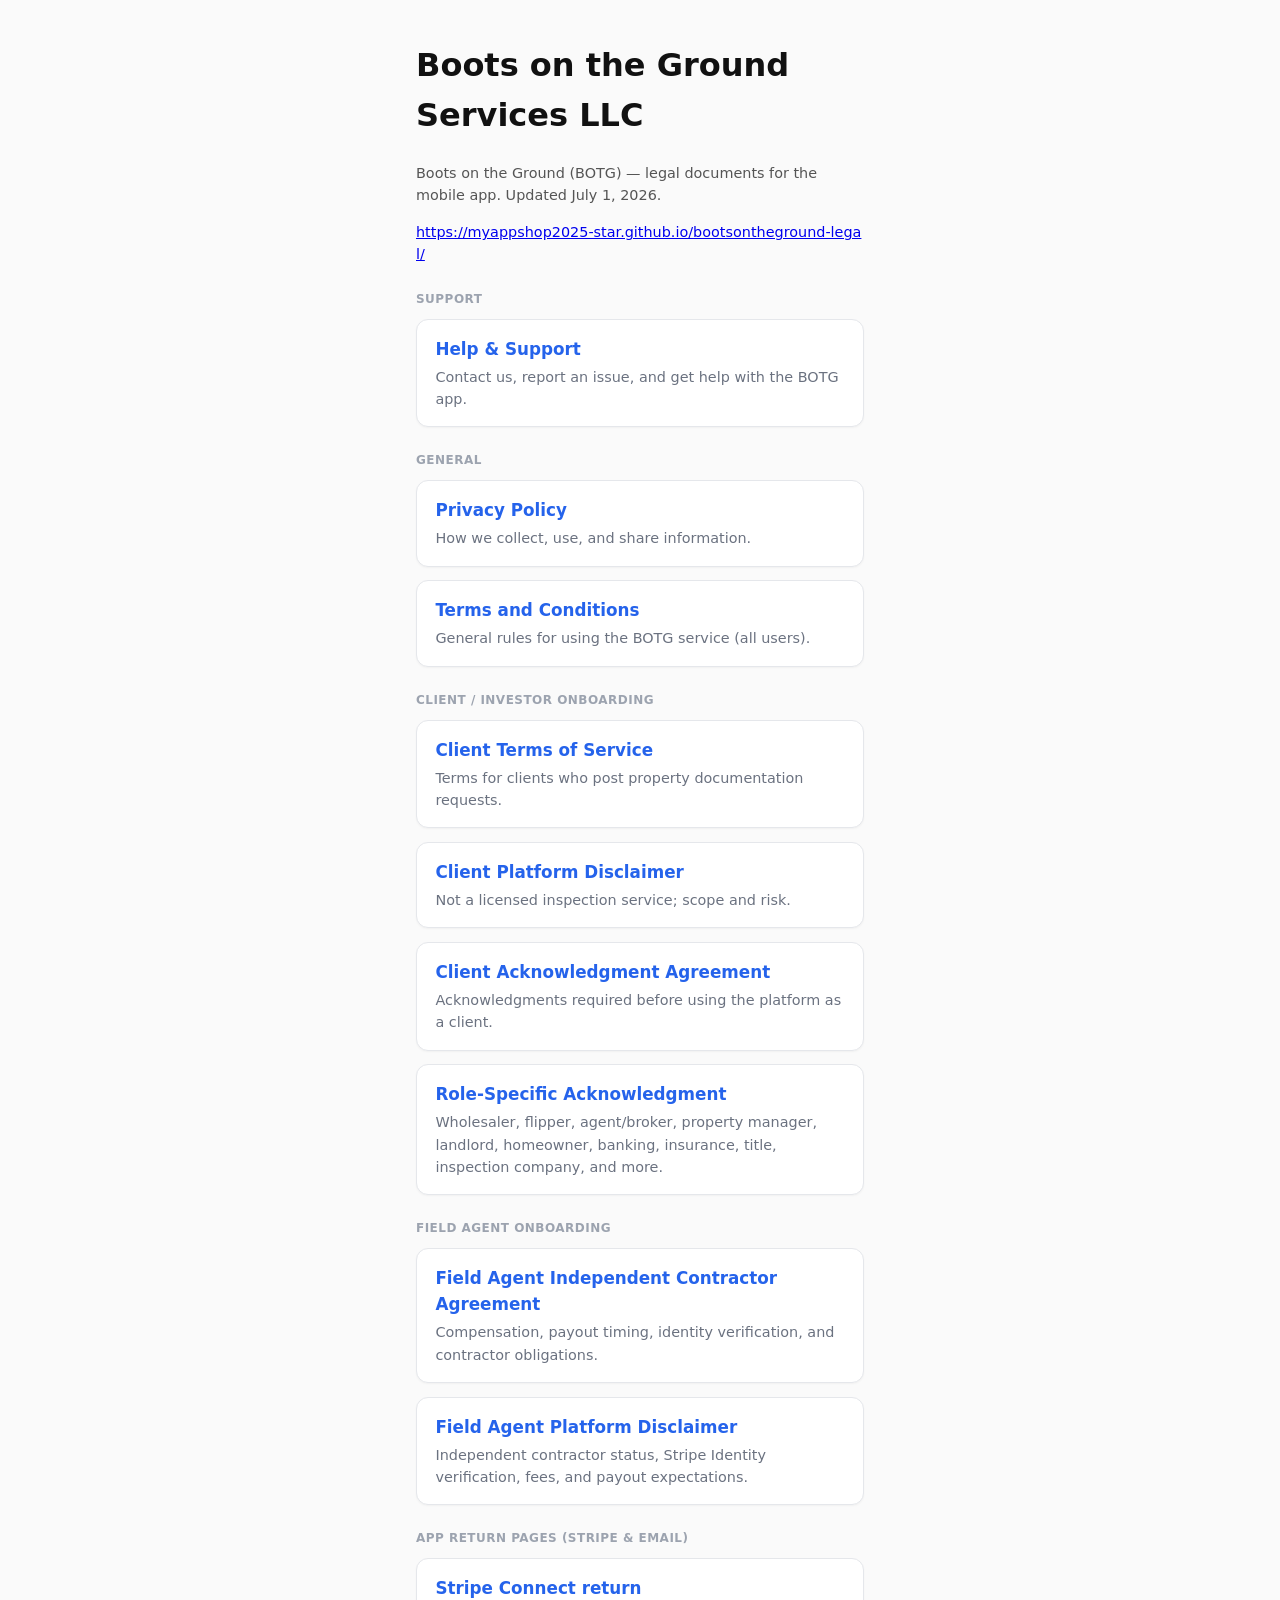
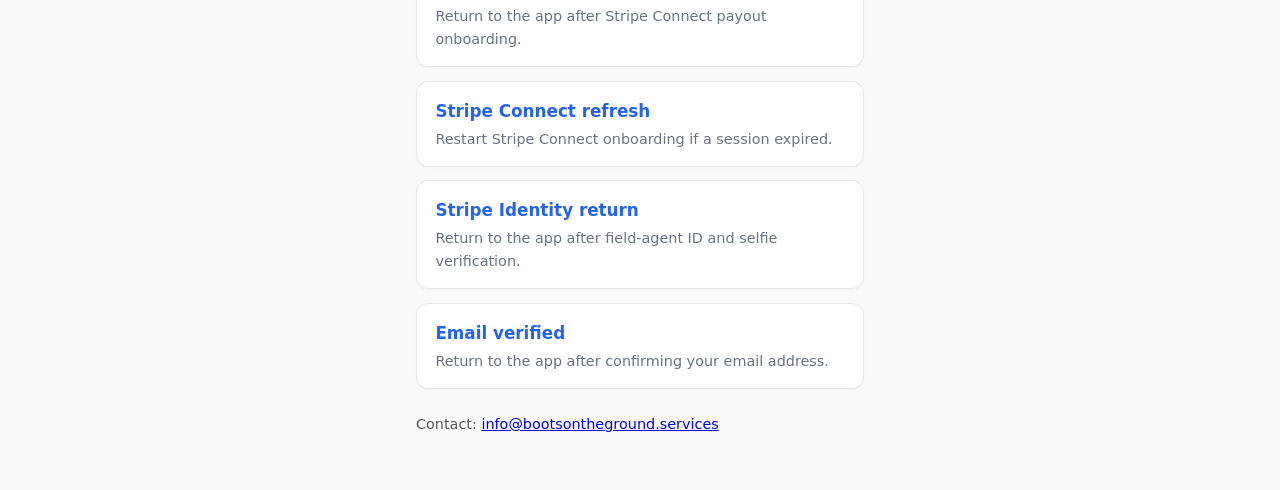
<file: index.html>
<!DOCTYPE html>
<html lang="en">
<head>
  <meta charset="utf-8" />
  <meta name="viewport" content="width=device-width, initial-scale=1" />
  <title>Boots on the Ground Services LLC — Legal</title>
  <link rel="stylesheet" href="legal.css" />
  <style>
    body { max-width: 28rem; }
    .card {
      display: block;
      background: #fff;
      border: 1px solid #e5e7eb;
      border-radius: 12px;
      padding: 1rem 1.15rem;
      margin-bottom: 0.85rem;
      text-decoration: none;
      color: inherit;
      box-shadow: 0 1px 2px rgba(0,0,0,0.04);
    }
    .card:hover { border-color: #93c5fd; }
    .card-title { font-weight: 700; font-size: 1.05rem; color: #2563eb; margin-bottom: 0.25rem; }
    .card-desc { font-size: 0.9rem; color: #6b7280; }
    .section-label { font-size: 0.75rem; font-weight: 700; text-transform: uppercase; letter-spacing: 0.04em; color: #9ca3af; margin: 1.5rem 0 0.65rem; }
  </style>
</head>
<body>
  <h1>Boots on the Ground Services LLC</h1>
  <p class="meta">Boots on the Ground (BOTG) — legal documents for the mobile app. Updated July 1, 2026.</p>
  <p class="meta" style="word-break:break-all;"><a href="https://myappshop2025-star.github.io/bootsontheground-legal/">https://myappshop2025-star.github.io/bootsontheground-legal/</a></p>

  <p class="section-label">Support</p>
  <a class="card" href="support.html">
    <div class="card-title">Help &amp; Support</div>
    <div class="card-desc">Contact us, report an issue, and get help with the BOTG app.</div>
  </a>

  <p class="section-label">General</p>
  <a class="card" href="privacy.html">
    <div class="card-title">Privacy Policy</div>
    <div class="card-desc">How we collect, use, and share information.</div>
  </a>
  <a class="card" href="terms.html">
    <div class="card-title">Terms and Conditions</div>
    <div class="card-desc">General rules for using the BOTG service (all users).</div>
  </a>

  <p class="section-label">Client / investor onboarding</p>
  <a class="card" href="client-terms.html">
    <div class="card-title">Client Terms of Service</div>
    <div class="card-desc">Terms for clients who post property documentation requests.</div>
  </a>
  <a class="card" href="client-disclaimer.html">
    <div class="card-title">Client Platform Disclaimer</div>
    <div class="card-desc">Not a licensed inspection service; scope and risk.</div>
  </a>
  <a class="card" href="client-acknowledgment.html">
    <div class="card-title">Client Acknowledgment Agreement</div>
    <div class="card-desc">Acknowledgments required before using the platform as a client.</div>
  </a>
  <a class="card" href="client-role.html">
    <div class="card-title">Role-Specific Acknowledgment</div>
    <div class="card-desc">Wholesaler, flipper, agent/broker, property manager, landlord, homeowner, banking, insurance, title, inspection company, and more.</div>
  </a>

  <p class="section-label">Field agent onboarding</p>
  <a class="card" href="field-agent-agreement.html">
    <div class="card-title">Field Agent Independent Contractor Agreement</div>
    <div class="card-desc">Compensation, payout timing, identity verification, and contractor obligations.</div>
  </a>
  <a class="card" href="field-agent-disclaimer.html">
    <div class="card-title">Field Agent Platform Disclaimer</div>
    <div class="card-desc">Independent contractor status, Stripe Identity verification, fees, and payout expectations.</div>
  </a>

  <p class="section-label">App return pages (Stripe &amp; email)</p>
  <a class="card" href="connect-return.html">
    <div class="card-title">Stripe Connect return</div>
    <div class="card-desc">Return to the app after Stripe Connect payout onboarding.</div>
  </a>
  <a class="card" href="connect-refresh.html">
    <div class="card-title">Stripe Connect refresh</div>
    <div class="card-desc">Restart Stripe Connect onboarding if a session expired.</div>
  </a>
  <a class="card" href="identity-return.html">
    <div class="card-title">Stripe Identity return</div>
    <div class="card-desc">Return to the app after field-agent ID and selfie verification.</div>
  </a>
  <a class="card" href="email-verified.html">
    <div class="card-title">Email verified</div>
    <div class="card-desc">Return to the app after confirming your email address.</div>
  </a>

  <p class="meta" style="margin-top:1.5rem;">Contact: <a href="mailto:info@bootsontheground.services">info@bootsontheground.services</a></p>
</body>
</html>
</file>
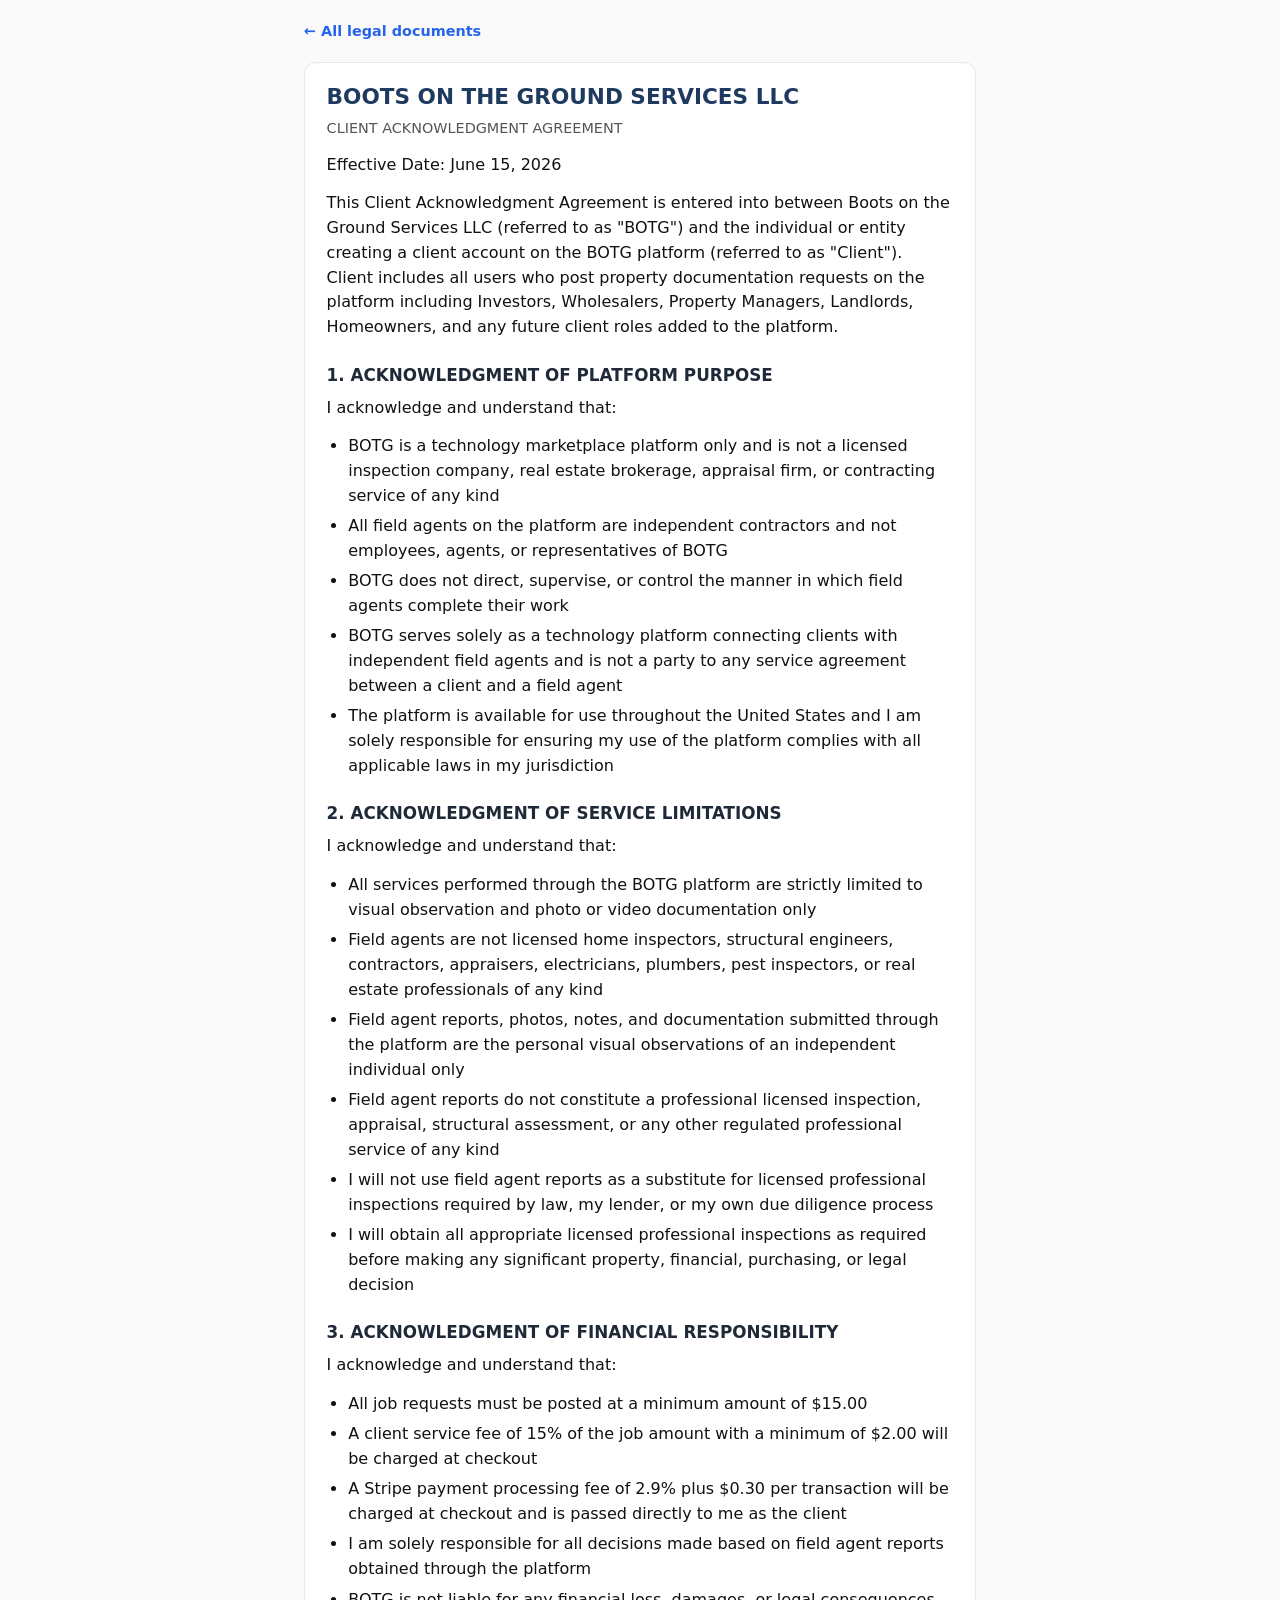
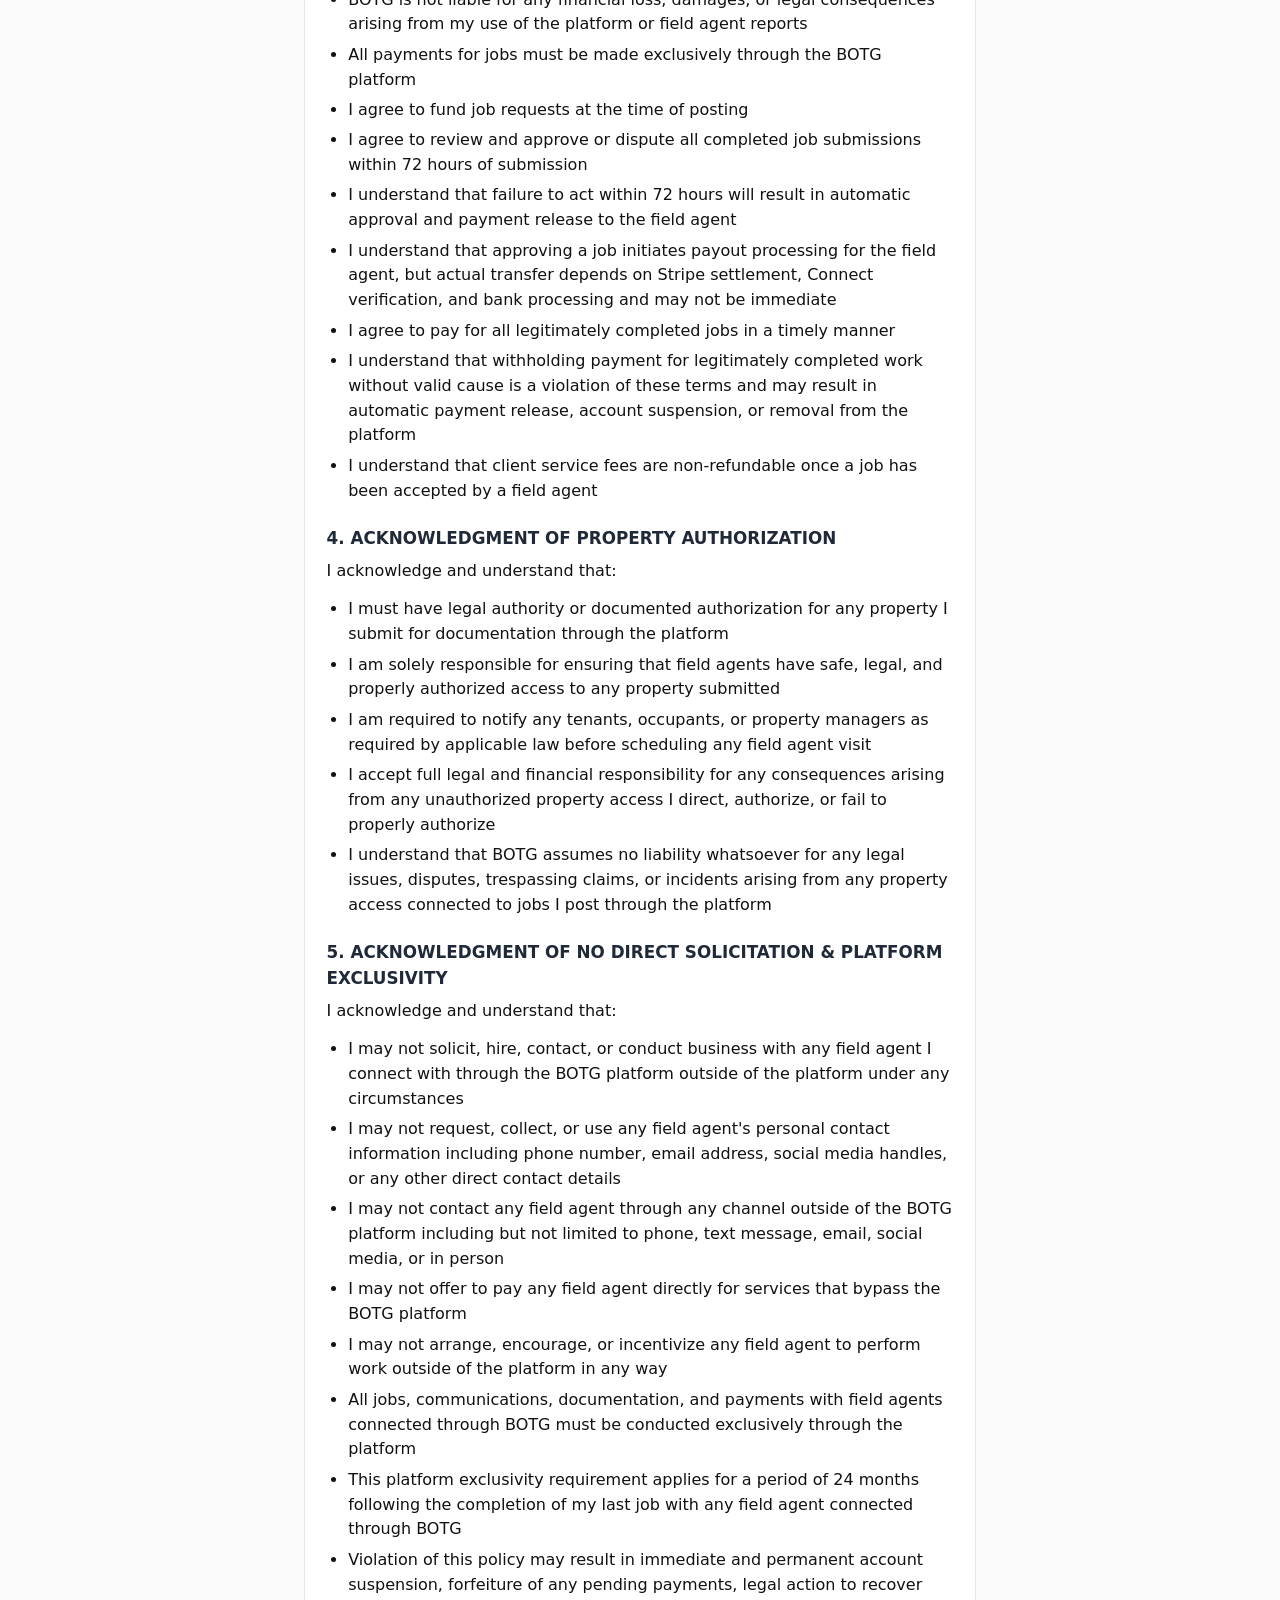
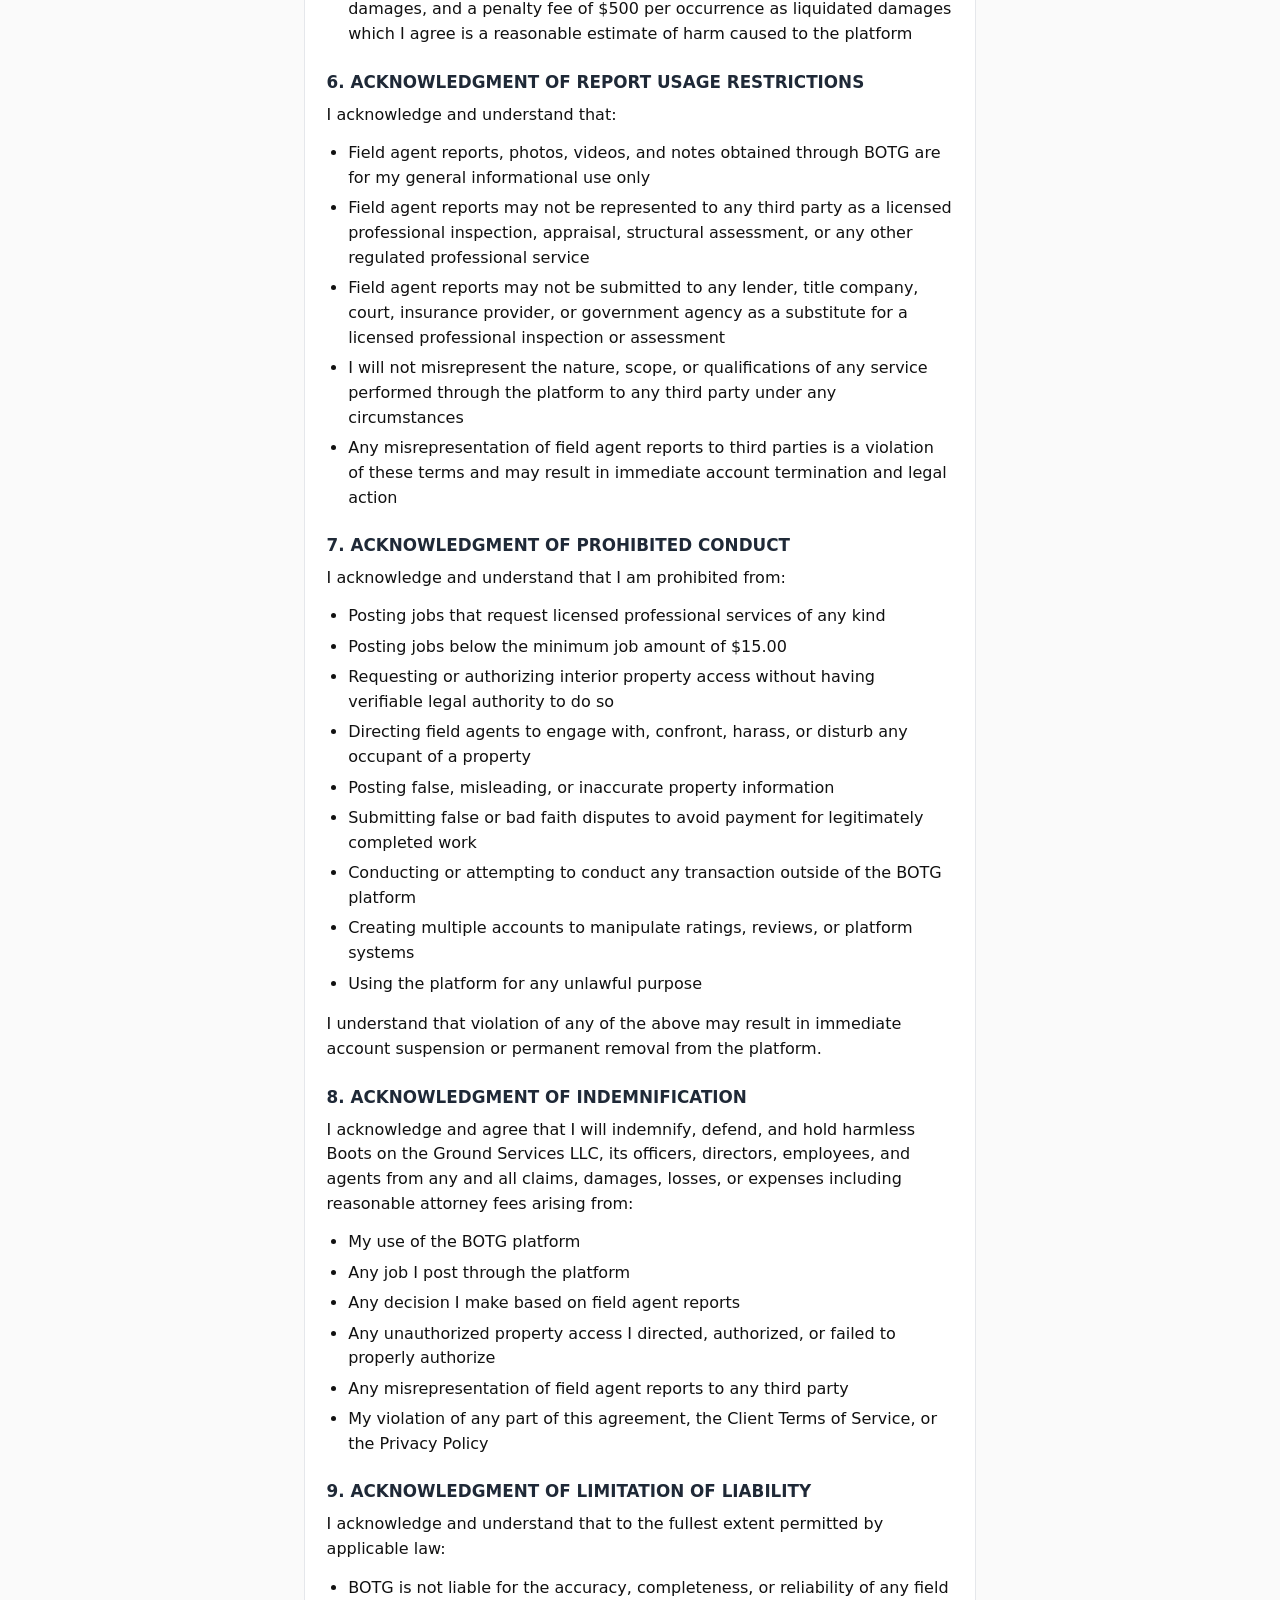
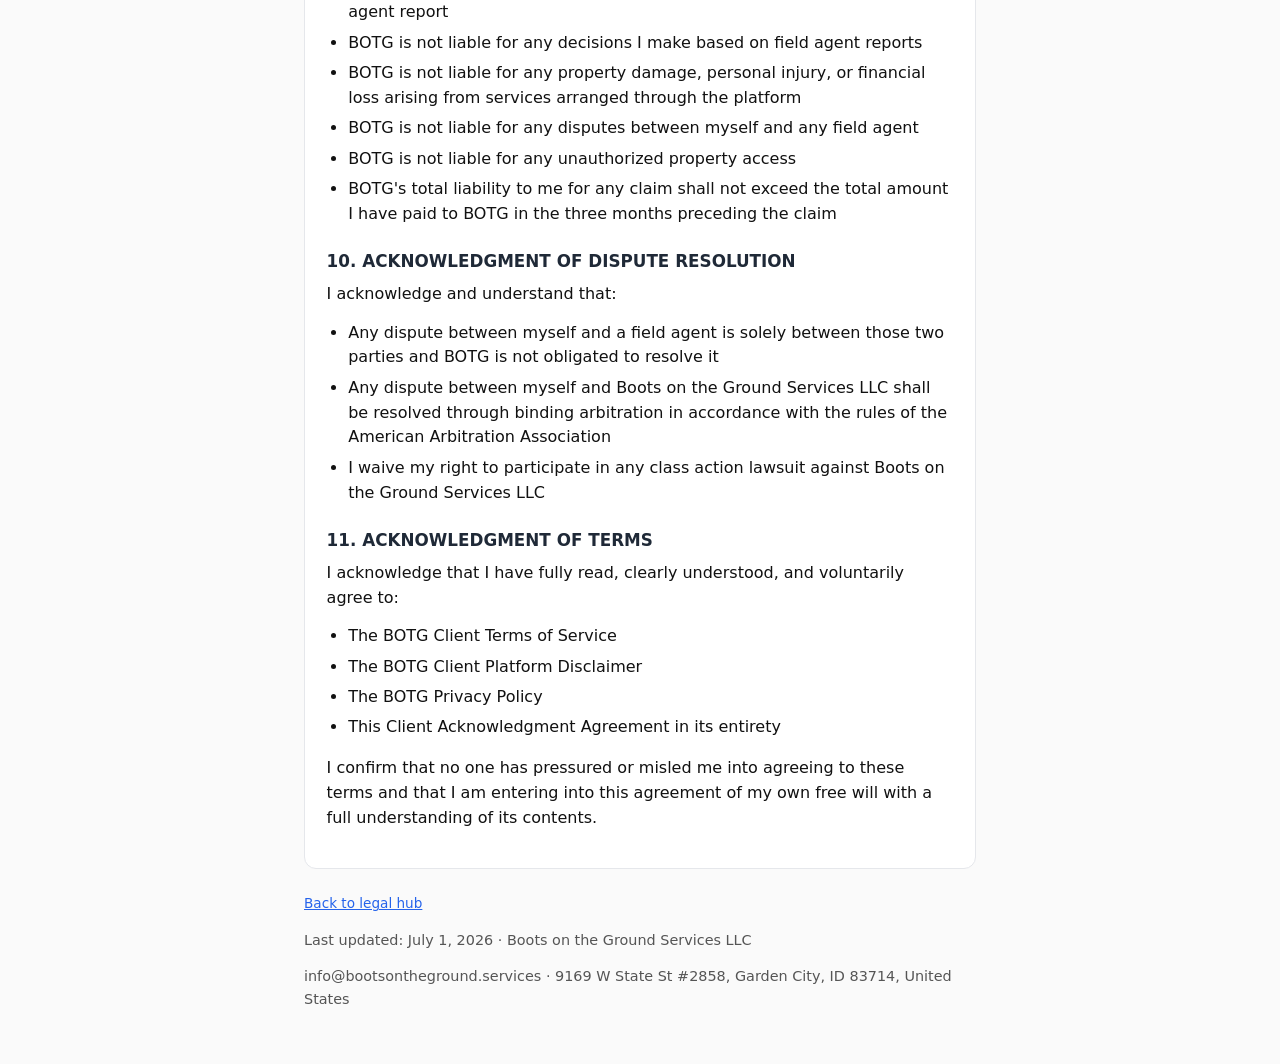
<file: client-acknowledgment.html>
<!DOCTYPE html>
<html lang="en">
<head>
  <meta charset="utf-8" />
  <meta name="viewport" content="width=device-width, initial-scale=1" />
  <title>Client Acknowledgment Agreement — Boots on the Ground Services LLC</title>
  <link rel="stylesheet" href="legal.css" />
</head>
<body>
  <nav class="top-nav">
    <a href="index.html">← All legal documents</a>
  </nav>
  <article class="legal-doc">
<h1>BOOTS ON THE GROUND SERVICES LLC</h1>
<p class="meta">CLIENT ACKNOWLEDGMENT AGREEMENT</p>

<p>Effective Date: June 15, 2026</p>

<p>This Client Acknowledgment Agreement is entered into between Boots on the Ground Services LLC (referred to as &quot;BOTG&quot;) and the individual or entity creating a client account on the BOTG platform (referred to as &quot;Client&quot;). Client includes all users who post property documentation requests on the platform including Investors, Wholesalers, Property Managers, Landlords, Homeowners, and any future client roles added to the platform.</p>

<h2>1. ACKNOWLEDGMENT OF PLATFORM PURPOSE</h2>

<p>I acknowledge and understand that:</p>
<ul>
  <li>BOTG is a technology marketplace platform only and is not a licensed inspection company, real estate brokerage, appraisal firm, or contracting service of any kind</li>
  <li>All field agents on the platform are independent contractors and not employees, agents, or representatives of BOTG</li>
  <li>BOTG does not direct, supervise, or control the manner in which field agents complete their work</li>
  <li>BOTG serves solely as a technology platform connecting clients with independent field agents and is not a party to any service agreement between a client and a field agent</li>
  <li>The platform is available for use throughout the United States and I am solely responsible for ensuring my use of the platform complies with all applicable laws in my jurisdiction</li>
</ul>

<h2>2. ACKNOWLEDGMENT OF SERVICE LIMITATIONS</h2>

<p>I acknowledge and understand that:</p>
<ul>
  <li>All services performed through the BOTG platform are strictly limited to visual observation and photo or video documentation only</li>
  <li>Field agents are not licensed home inspectors, structural engineers, contractors, appraisers, electricians, plumbers, pest inspectors, or real estate professionals of any kind</li>
  <li>Field agent reports, photos, notes, and documentation submitted through the platform are the personal visual observations of an independent individual only</li>
  <li>Field agent reports do not constitute a professional licensed inspection, appraisal, structural assessment, or any other regulated professional service of any kind</li>
  <li>I will not use field agent reports as a substitute for licensed professional inspections required by law, my lender, or my own due diligence process</li>
  <li>I will obtain all appropriate licensed professional inspections as required before making any significant property, financial, purchasing, or legal decision</li>
</ul>

<h2>3. ACKNOWLEDGMENT OF FINANCIAL RESPONSIBILITY</h2>

<p>I acknowledge and understand that:</p>
<ul>
  <li>All job requests must be posted at a minimum amount of $15.00</li>
  <li>A client service fee of 15% of the job amount with a minimum of $2.00 will be charged at checkout</li>
  <li>A Stripe payment processing fee of 2.9% plus $0.30 per transaction will be charged at checkout and is passed directly to me as the client</li>
  <li>I am solely responsible for all decisions made based on field agent reports obtained through the platform</li>
  <li>BOTG is not liable for any financial loss, damages, or legal consequences arising from my use of the platform or field agent reports</li>
  <li>All payments for jobs must be made exclusively through the BOTG platform</li>
  <li>I agree to fund job requests at the time of posting</li>
  <li>I agree to review and approve or dispute all completed job submissions within 72 hours of submission</li>
  <li>I understand that failure to act within 72 hours will result in automatic approval and payment release to the field agent</li>
  <li>I understand that approving a job initiates payout processing for the field agent, but actual transfer depends on Stripe settlement, Connect verification, and bank processing and may not be immediate</li>
  <li>I agree to pay for all legitimately completed jobs in a timely manner</li>
  <li>I understand that withholding payment for legitimately completed work without valid cause is a violation of these terms and may result in automatic payment release, account suspension, or removal from the platform</li>
  <li>I understand that client service fees are non-refundable once a job has been accepted by a field agent</li>
</ul>

<h2>4. ACKNOWLEDGMENT OF PROPERTY AUTHORIZATION</h2>

<p>I acknowledge and understand that:</p>
<ul>
  <li>I must have legal authority or documented authorization for any property I submit for documentation through the platform</li>
  <li>I am solely responsible for ensuring that field agents have safe, legal, and properly authorized access to any property submitted</li>
  <li>I am required to notify any tenants, occupants, or property managers as required by applicable law before scheduling any field agent visit</li>
  <li>I accept full legal and financial responsibility for any consequences arising from any unauthorized property access I direct, authorize, or fail to properly authorize</li>
  <li>I understand that BOTG assumes no liability whatsoever for any legal issues, disputes, trespassing claims, or incidents arising from any property access connected to jobs I post through the platform</li>
</ul>

<h2>5. ACKNOWLEDGMENT OF NO DIRECT SOLICITATION &amp; PLATFORM EXCLUSIVITY</h2>

<p>I acknowledge and understand that:</p>
<ul>
  <li>I may not solicit, hire, contact, or conduct business with any field agent I connect with through the BOTG platform outside of the platform under any circumstances</li>
  <li>I may not request, collect, or use any field agent's personal contact information including phone number, email address, social media handles, or any other direct contact details</li>
  <li>I may not contact any field agent through any channel outside of the BOTG platform including but not limited to phone, text message, email, social media, or in person</li>
  <li>I may not offer to pay any field agent directly for services that bypass the BOTG platform</li>
  <li>I may not arrange, encourage, or incentivize any field agent to perform work outside of the platform in any way</li>
  <li>All jobs, communications, documentation, and payments with field agents connected through BOTG must be conducted exclusively through the platform</li>
  <li>This platform exclusivity requirement applies for a period of 24 months following the completion of my last job with any field agent connected through BOTG</li>
  <li>Violation of this policy may result in immediate and permanent account suspension, forfeiture of any pending payments, legal action to recover damages, and a penalty fee of $500 per occurrence as liquidated damages which I agree is a reasonable estimate of harm caused to the platform</li>
</ul>

<h2>6. ACKNOWLEDGMENT OF REPORT USAGE RESTRICTIONS</h2>

<p>I acknowledge and understand that:</p>
<ul>
  <li>Field agent reports, photos, videos, and notes obtained through BOTG are for my general informational use only</li>
  <li>Field agent reports may not be represented to any third party as a licensed professional inspection, appraisal, structural assessment, or any other regulated professional service</li>
  <li>Field agent reports may not be submitted to any lender, title company, court, insurance provider, or government agency as a substitute for a licensed professional inspection or assessment</li>
  <li>I will not misrepresent the nature, scope, or qualifications of any service performed through the platform to any third party under any circumstances</li>
  <li>Any misrepresentation of field agent reports to third parties is a violation of these terms and may result in immediate account termination and legal action</li>
</ul>

<h2>7. ACKNOWLEDGMENT OF PROHIBITED CONDUCT</h2>

<p>I acknowledge and understand that I am prohibited from:</p>
<ul>
  <li>Posting jobs that request licensed professional services of any kind</li>
  <li>Posting jobs below the minimum job amount of $15.00</li>
  <li>Requesting or authorizing interior property access without having verifiable legal authority to do so</li>
  <li>Directing field agents to engage with, confront, harass, or disturb any occupant of a property</li>
  <li>Posting false, misleading, or inaccurate property information</li>
  <li>Submitting false or bad faith disputes to avoid payment for legitimately completed work</li>
  <li>Conducting or attempting to conduct any transaction outside of the BOTG platform</li>
  <li>Creating multiple accounts to manipulate ratings, reviews, or platform systems</li>
  <li>Using the platform for any unlawful purpose</li>
</ul>

<p>I understand that violation of any of the above may result in immediate account suspension or permanent removal from the platform.</p>

<h2>8. ACKNOWLEDGMENT OF INDEMNIFICATION</h2>

<p>I acknowledge and agree that I will indemnify, defend, and hold harmless Boots on the Ground Services LLC, its officers, directors, employees, and agents from any and all claims, damages, losses, or expenses including reasonable attorney fees arising from:</p>
<ul>
  <li>My use of the BOTG platform</li>
  <li>Any job I post through the platform</li>
  <li>Any decision I make based on field agent reports</li>
  <li>Any unauthorized property access I directed, authorized, or failed to properly authorize</li>
  <li>Any misrepresentation of field agent reports to any third party</li>
  <li>My violation of any part of this agreement, the Client Terms of Service, or the Privacy Policy</li>
</ul>

<h2>9. ACKNOWLEDGMENT OF LIMITATION OF LIABILITY</h2>

<p>I acknowledge and understand that to the fullest extent permitted by applicable law:</p>
<ul>
  <li>BOTG is not liable for the accuracy, completeness, or reliability of any field agent report</li>
  <li>BOTG is not liable for any decisions I make based on field agent reports</li>
  <li>BOTG is not liable for any property damage, personal injury, or financial loss arising from services arranged through the platform</li>
  <li>BOTG is not liable for any disputes between myself and any field agent</li>
  <li>BOTG is not liable for any unauthorized property access</li>
  <li>BOTG's total liability to me for any claim shall not exceed the total amount I have paid to BOTG in the three months preceding the claim</li>
</ul>

<h2>10. ACKNOWLEDGMENT OF DISPUTE RESOLUTION</h2>

<p>I acknowledge and understand that:</p>
<ul>
  <li>Any dispute between myself and a field agent is solely between those two parties and BOTG is not obligated to resolve it</li>
  <li>Any dispute between myself and Boots on the Ground Services LLC shall be resolved through binding arbitration in accordance with the rules of the American Arbitration Association</li>
  <li>I waive my right to participate in any class action lawsuit against Boots on the Ground Services LLC</li>
</ul>

<h2>11. ACKNOWLEDGMENT OF TERMS</h2>

<p>I acknowledge that I have fully read, clearly understood, and voluntarily agree to:</p>
<ul>
  <li>The BOTG Client Terms of Service</li>
  <li>The BOTG Client Platform Disclaimer</li>
  <li>The BOTG Privacy Policy</li>
  <li>This Client Acknowledgment Agreement in its entirety</li>
</ul>

<p>I confirm that no one has pressured or misled me into agreeing to these terms and that I am entering into this agreement of my own free will with a full understanding of its contents.</p>
  </article>
  <footer class="page-footer">
    <p><a href="index.html">Back to legal hub</a></p>
    <p class="meta">Last updated: July 1, 2026 · Boots on the Ground Services LLC</p>
    <p class="meta">info@bootsontheground.services · 9169 W State St #2858, Garden City, ID 83714, United States</p>
  </footer>
</body>
</html>
</file>
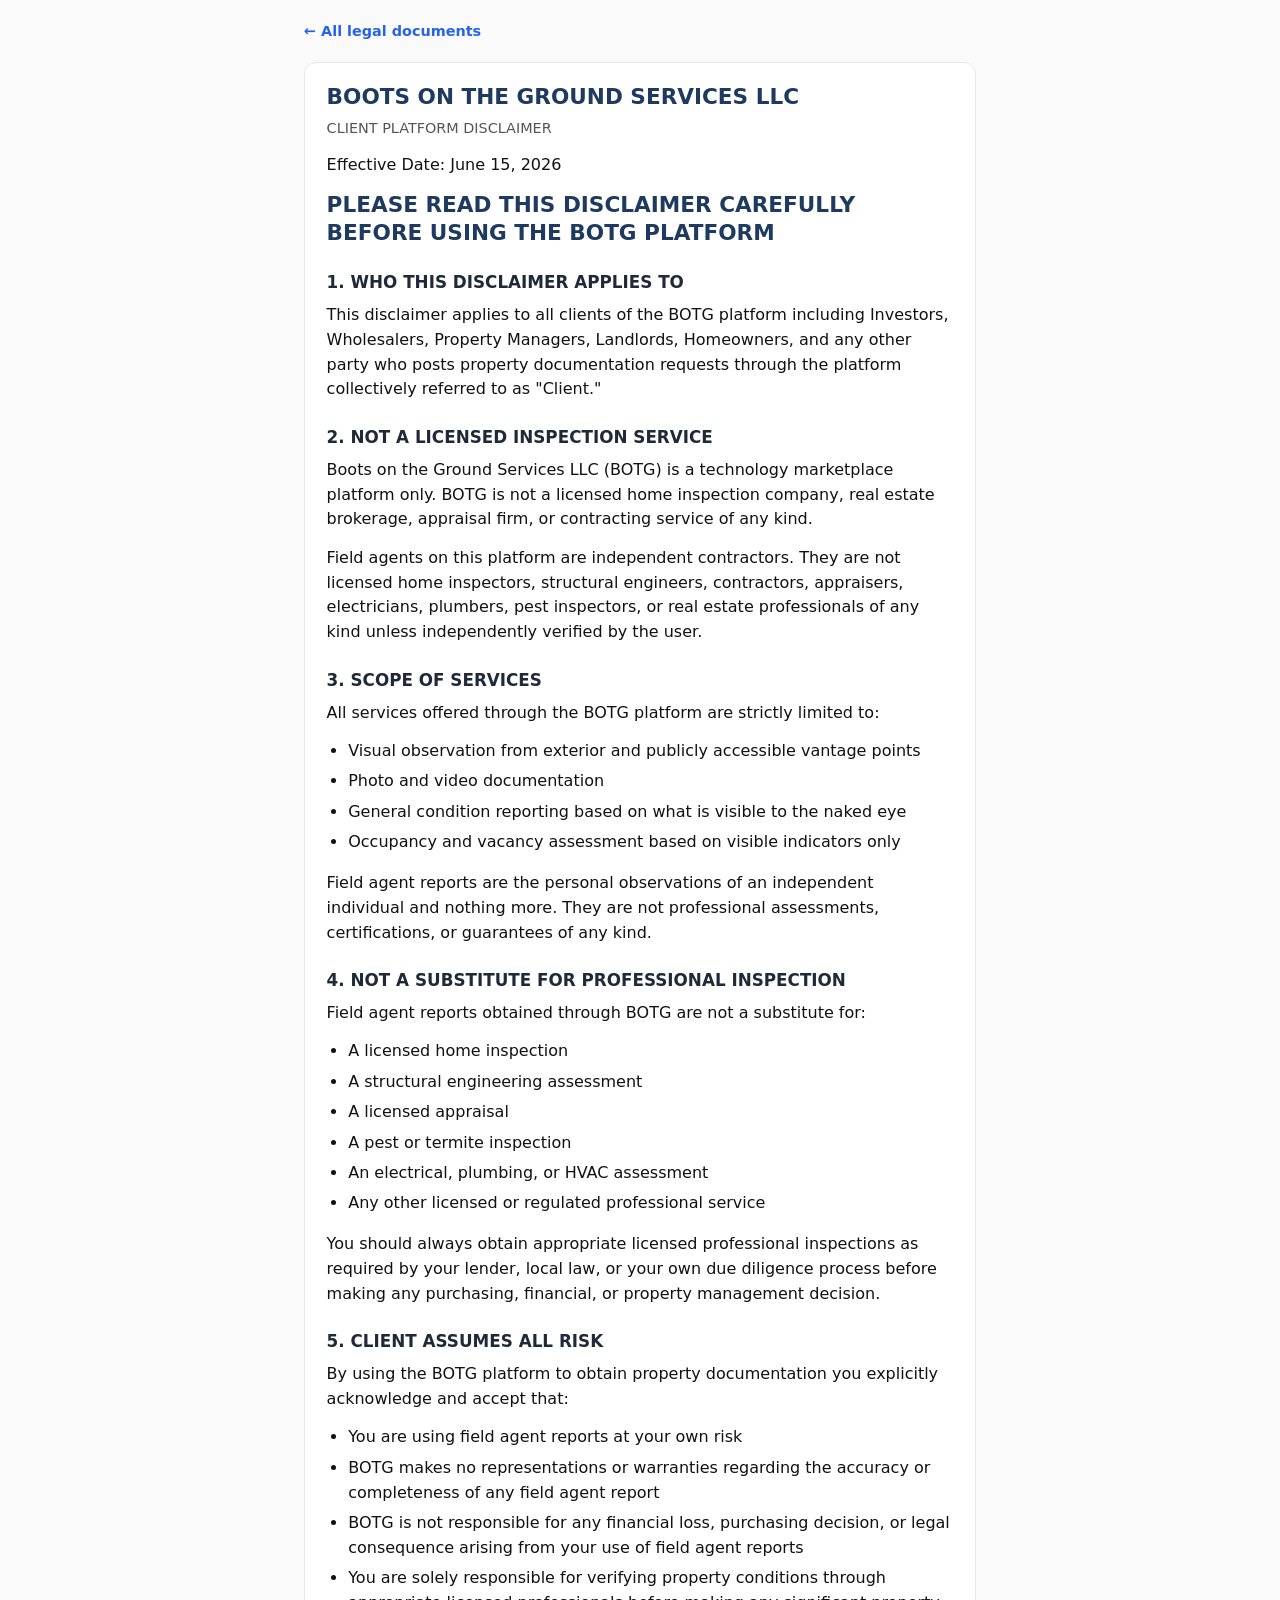
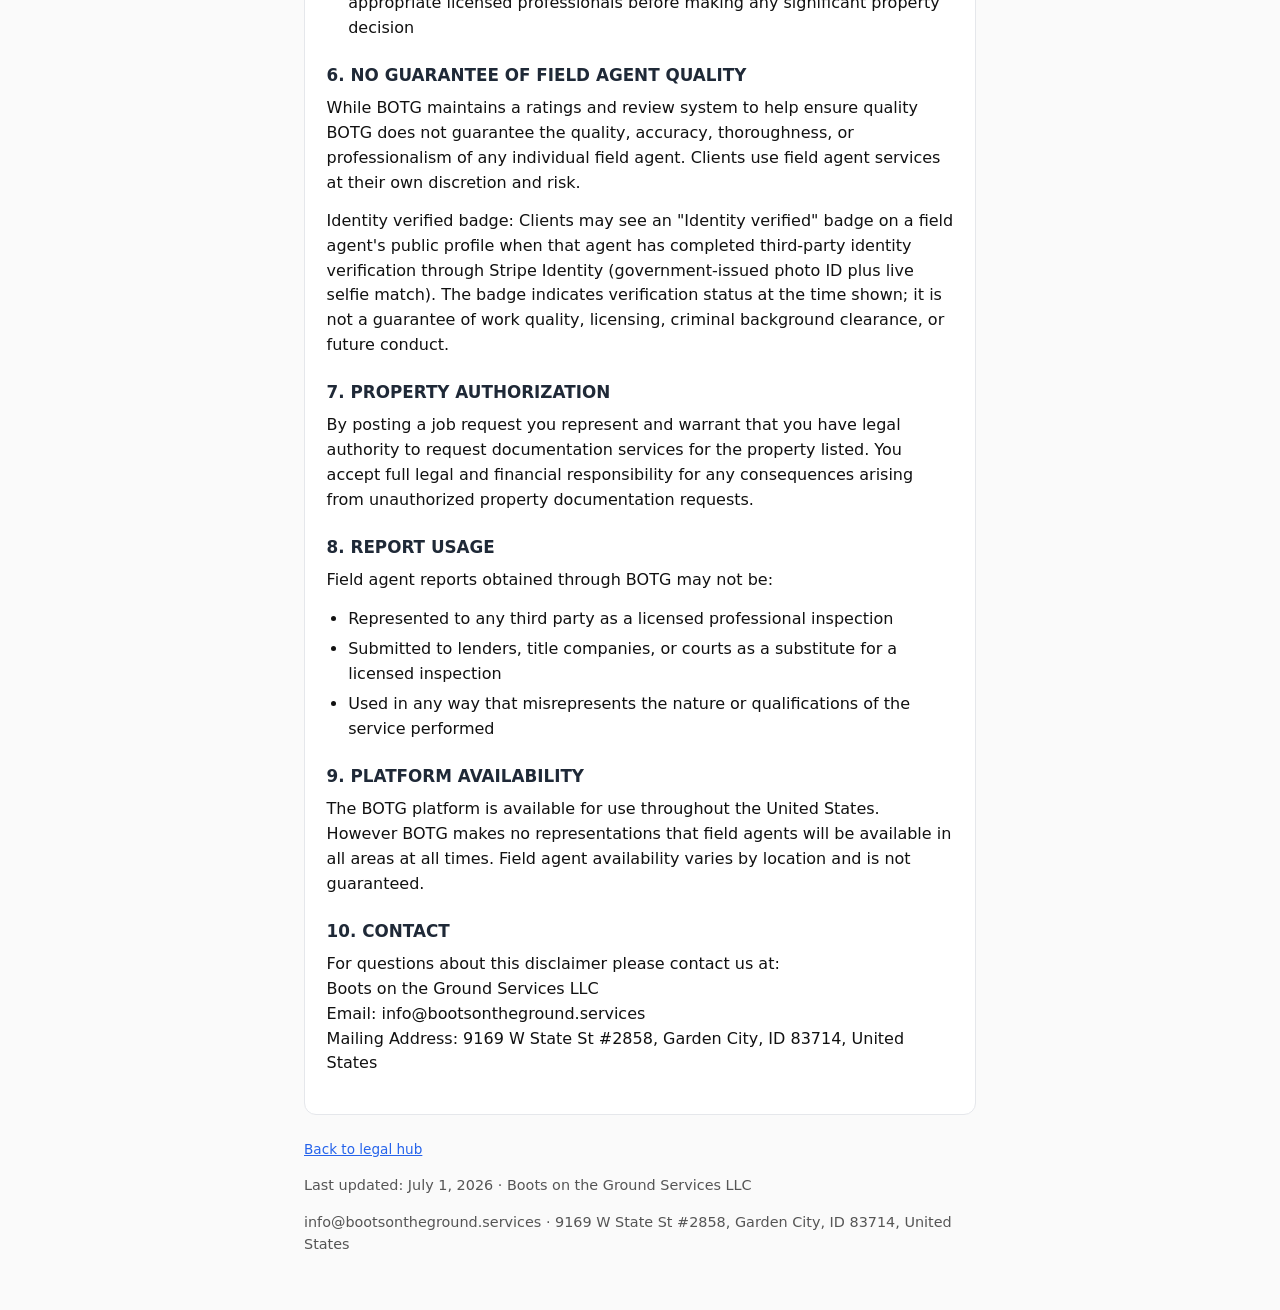
<file: client-disclaimer.html>
<!DOCTYPE html>
<html lang="en">
<head>
  <meta charset="utf-8" />
  <meta name="viewport" content="width=device-width, initial-scale=1" />
  <title>Client Platform Disclaimer — Boots on the Ground Services LLC</title>
  <link rel="stylesheet" href="legal.css" />
</head>
<body>
  <nav class="top-nav">
    <a href="index.html">← All legal documents</a>
  </nav>
  <article class="legal-doc">
<h1>BOOTS ON THE GROUND SERVICES LLC</h1>
<p class="meta">CLIENT PLATFORM DISCLAIMER</p>

<p>Effective Date: June 15, 2026</p>

<h1>PLEASE READ THIS DISCLAIMER CAREFULLY BEFORE USING THE BOTG PLATFORM</h1>

<h2>1. WHO THIS DISCLAIMER APPLIES TO</h2>

<p>This disclaimer applies to all clients of the BOTG platform including Investors, Wholesalers, Property Managers, Landlords, Homeowners, and any other party who posts property documentation requests through the platform collectively referred to as &quot;Client.&quot;</p>

<h2>2. NOT A LICENSED INSPECTION SERVICE</h2>

<p>Boots on the Ground Services LLC (BOTG) is a technology marketplace platform only. BOTG is not a licensed home inspection company, real estate brokerage, appraisal firm, or contracting service of any kind.</p>

<p>Field agents on this platform are independent contractors. They are not licensed home inspectors, structural engineers, contractors, appraisers, electricians, plumbers, pest inspectors, or real estate professionals of any kind unless independently verified by the user.</p>

<h2>3. SCOPE OF SERVICES</h2>

<p>All services offered through the BOTG platform are strictly limited to:</p>
<ul>
  <li>Visual observation from exterior and publicly accessible vantage points</li>
  <li>Photo and video documentation</li>
  <li>General condition reporting based on what is visible to the naked eye</li>
  <li>Occupancy and vacancy assessment based on visible indicators only</li>
</ul>

<p>Field agent reports are the personal observations of an independent individual and nothing more. They are not professional assessments, certifications, or guarantees of any kind.</p>

<h2>4. NOT A SUBSTITUTE FOR PROFESSIONAL INSPECTION</h2>

<p>Field agent reports obtained through BOTG are not a substitute for:</p>
<ul>
  <li>A licensed home inspection</li>
  <li>A structural engineering assessment</li>
  <li>A licensed appraisal</li>
  <li>A pest or termite inspection</li>
  <li>An electrical, plumbing, or HVAC assessment</li>
  <li>Any other licensed or regulated professional service</li>
</ul>

<p>You should always obtain appropriate licensed professional inspections as required by your lender, local law, or your own due diligence process before making any purchasing, financial, or property management decision.</p>

<h2>5. CLIENT ASSUMES ALL RISK</h2>

<p>By using the BOTG platform to obtain property documentation you explicitly acknowledge and accept that:</p>
<ul>
  <li>You are using field agent reports at your own risk</li>
  <li>BOTG makes no representations or warranties regarding the accuracy or completeness of any field agent report</li>
  <li>BOTG is not responsible for any financial loss, purchasing decision, or legal consequence arising from your use of field agent reports</li>
  <li>You are solely responsible for verifying property conditions through appropriate licensed professionals before making any significant property decision</li>
</ul>

<h2>6. NO GUARANTEE OF FIELD AGENT QUALITY</h2>

<p>While BOTG maintains a ratings and review system to help ensure quality BOTG does not guarantee the quality, accuracy, thoroughness, or professionalism of any individual field agent. Clients use field agent services at their own discretion and risk.</p>

<p>Identity verified badge: Clients may see an &quot;Identity verified&quot; badge on a field agent's public profile when that agent has completed third-party identity verification through Stripe Identity (government-issued photo ID plus live selfie match). The badge indicates verification status at the time shown; it is not a guarantee of work quality, licensing, criminal background clearance, or future conduct.</p>

<h2>7. PROPERTY AUTHORIZATION</h2>

<p>By posting a job request you represent and warrant that you have legal authority to request documentation services for the property listed. You accept full legal and financial responsibility for any consequences arising from unauthorized property documentation requests.</p>

<h2>8. REPORT USAGE</h2>

<p>Field agent reports obtained through BOTG may not be:</p>
<ul>
  <li>Represented to any third party as a licensed professional inspection</li>
  <li>Submitted to lenders, title companies, or courts as a substitute for a licensed inspection</li>
  <li>Used in any way that misrepresents the nature or qualifications of the service performed</li>
</ul>

<h2>9. PLATFORM AVAILABILITY</h2>

<p>The BOTG platform is available for use throughout the United States. However BOTG makes no representations that field agents will be available in all areas at all times. Field agent availability varies by location and is not guaranteed.</p>

<h2>10. CONTACT</h2>

<p>For questions about this disclaimer please contact us at:<br />Boots on the Ground Services LLC<br />Email: info@bootsontheground.services<br />Mailing Address: 9169 W State St #2858, Garden City, ID 83714, United States</p>
  </article>
  <footer class="page-footer">
    <p><a href="index.html">Back to legal hub</a></p>
    <p class="meta">Last updated: July 1, 2026 · Boots on the Ground Services LLC</p>
    <p class="meta">info@bootsontheground.services · 9169 W State St #2858, Garden City, ID 83714, United States</p>
  </footer>
</body>
</html>
</file>
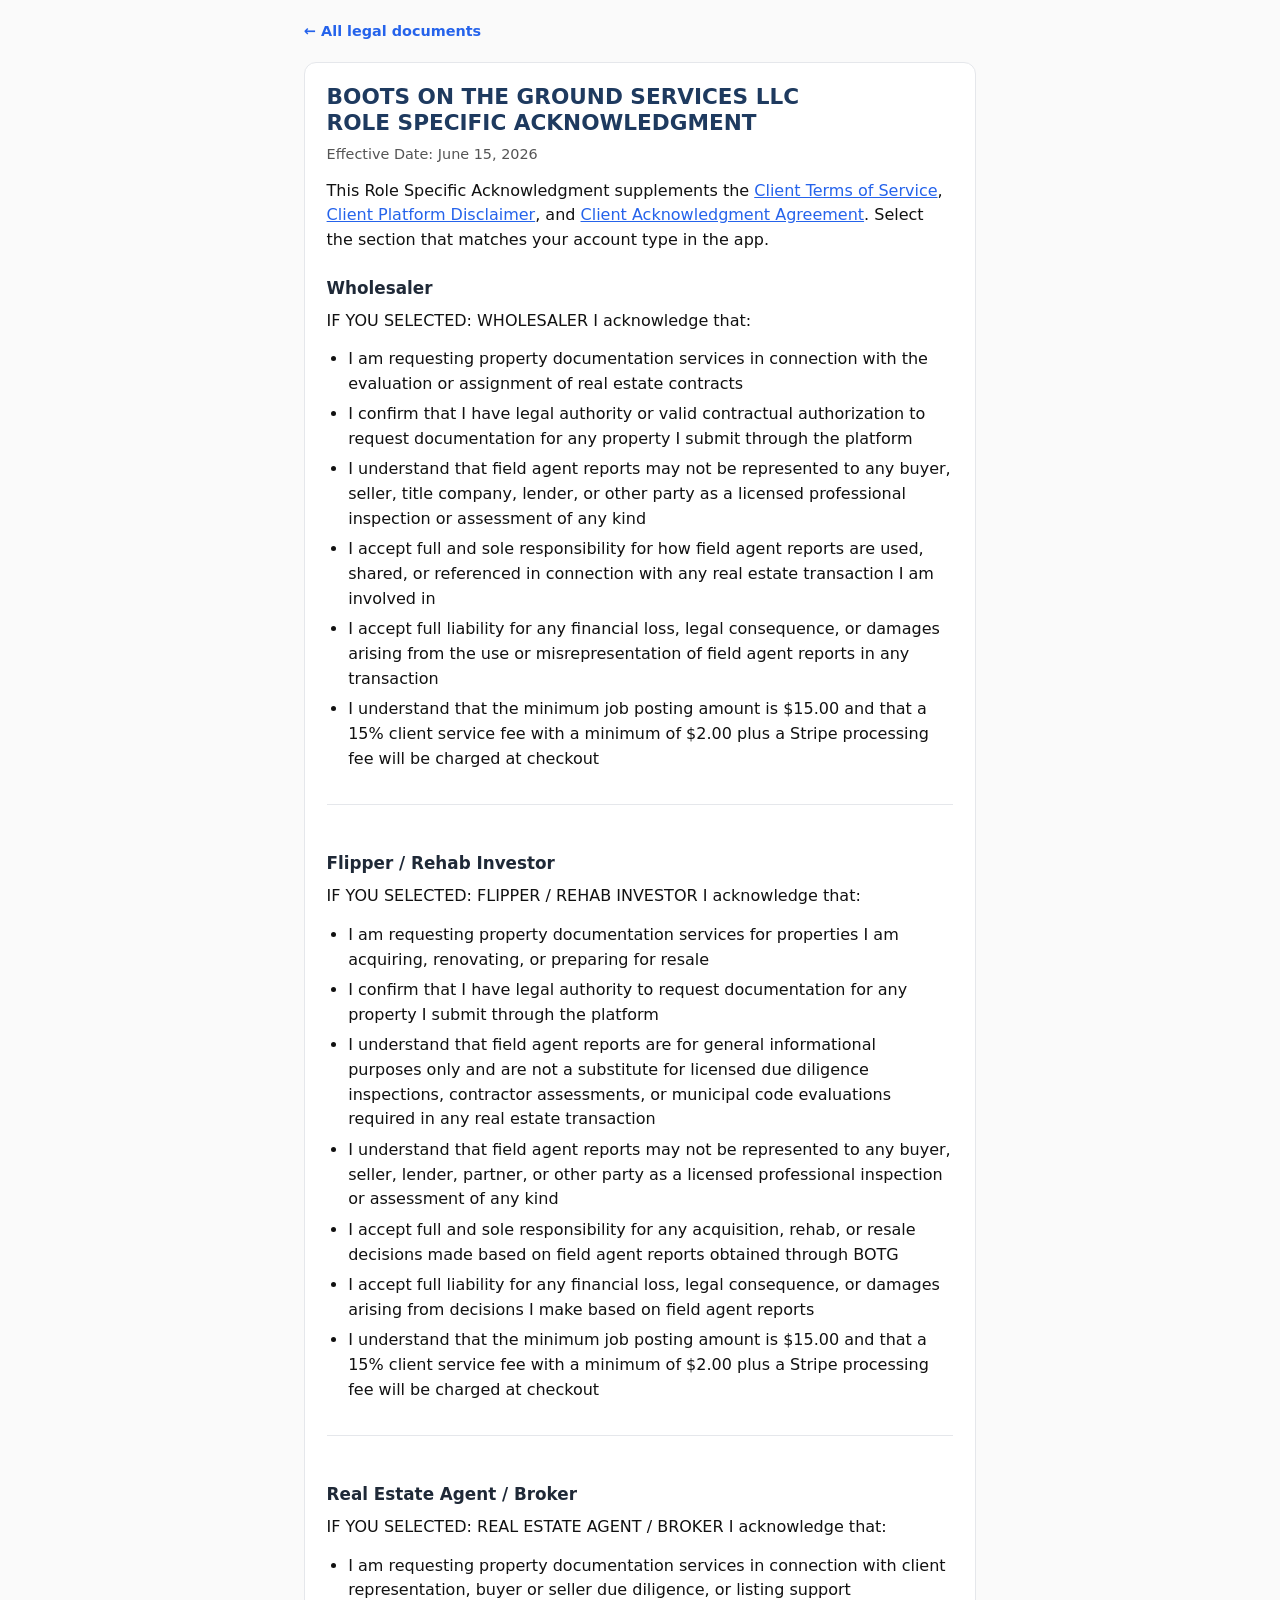
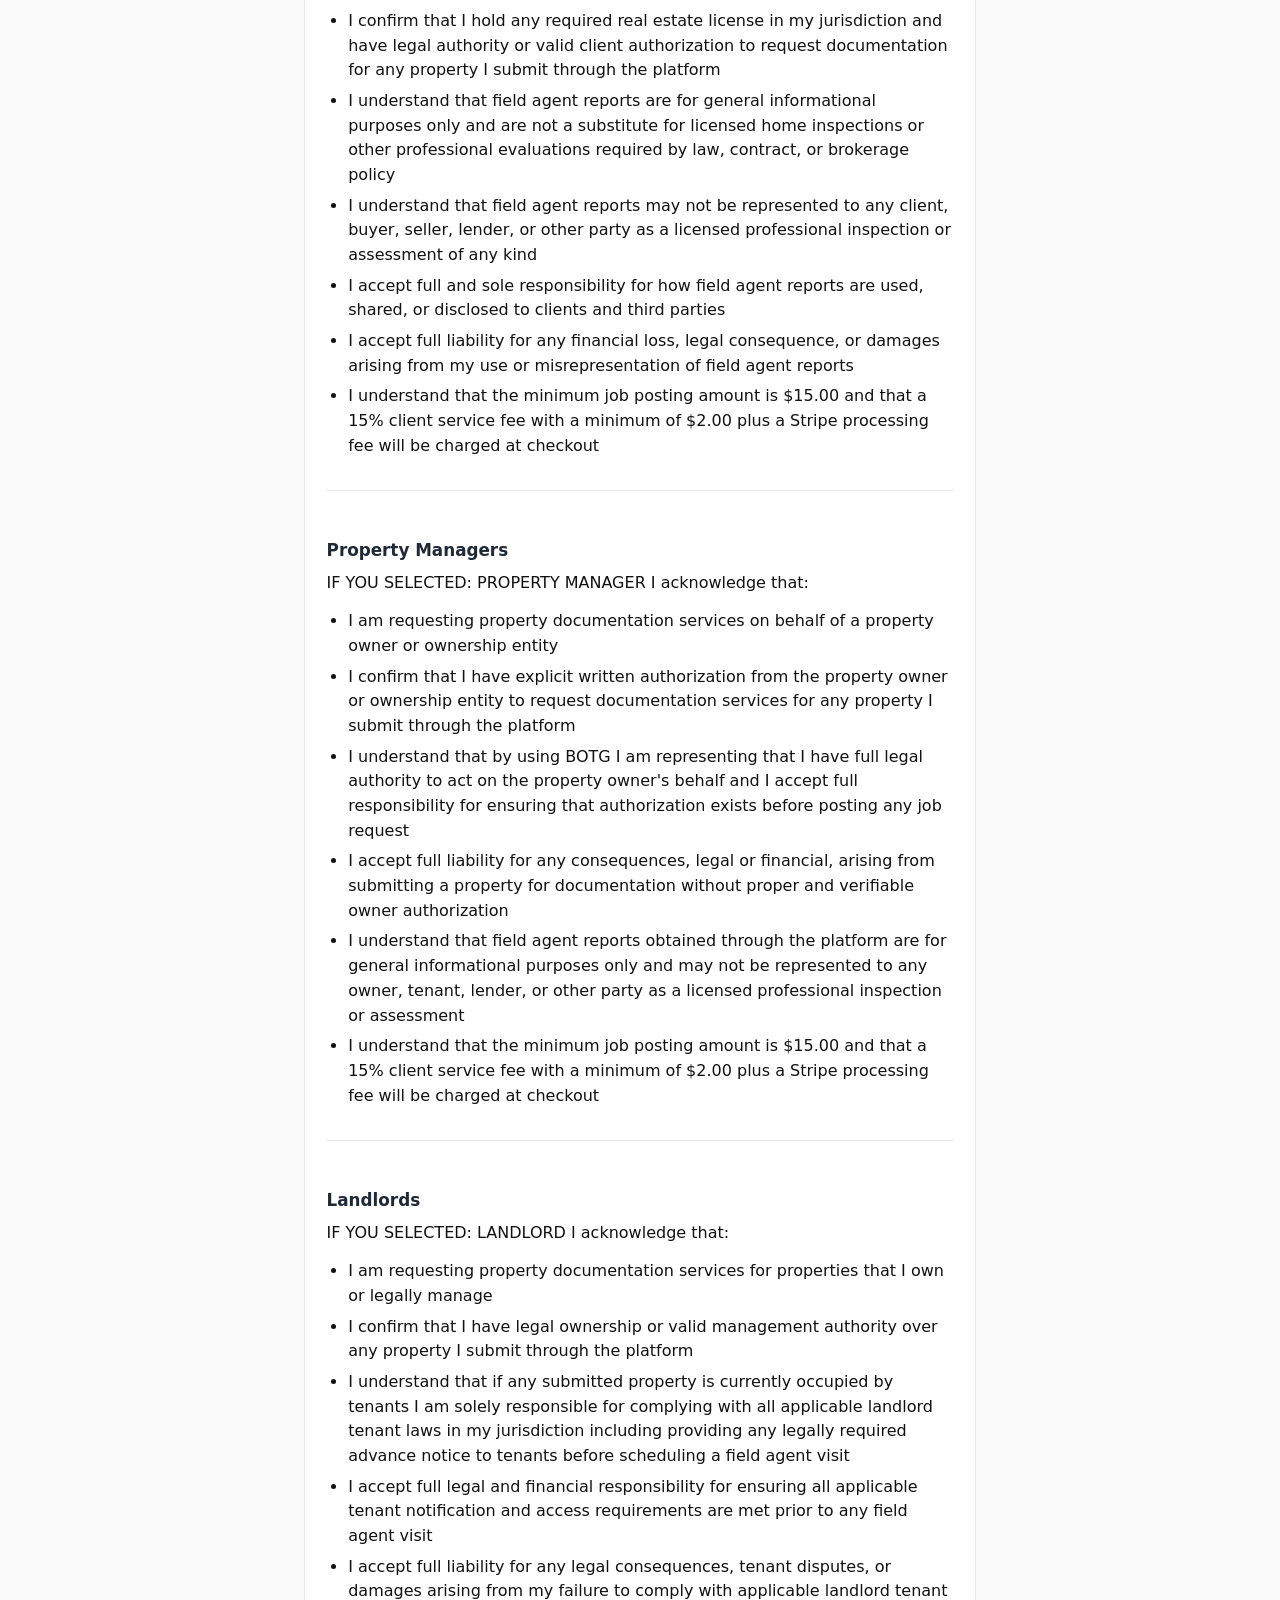
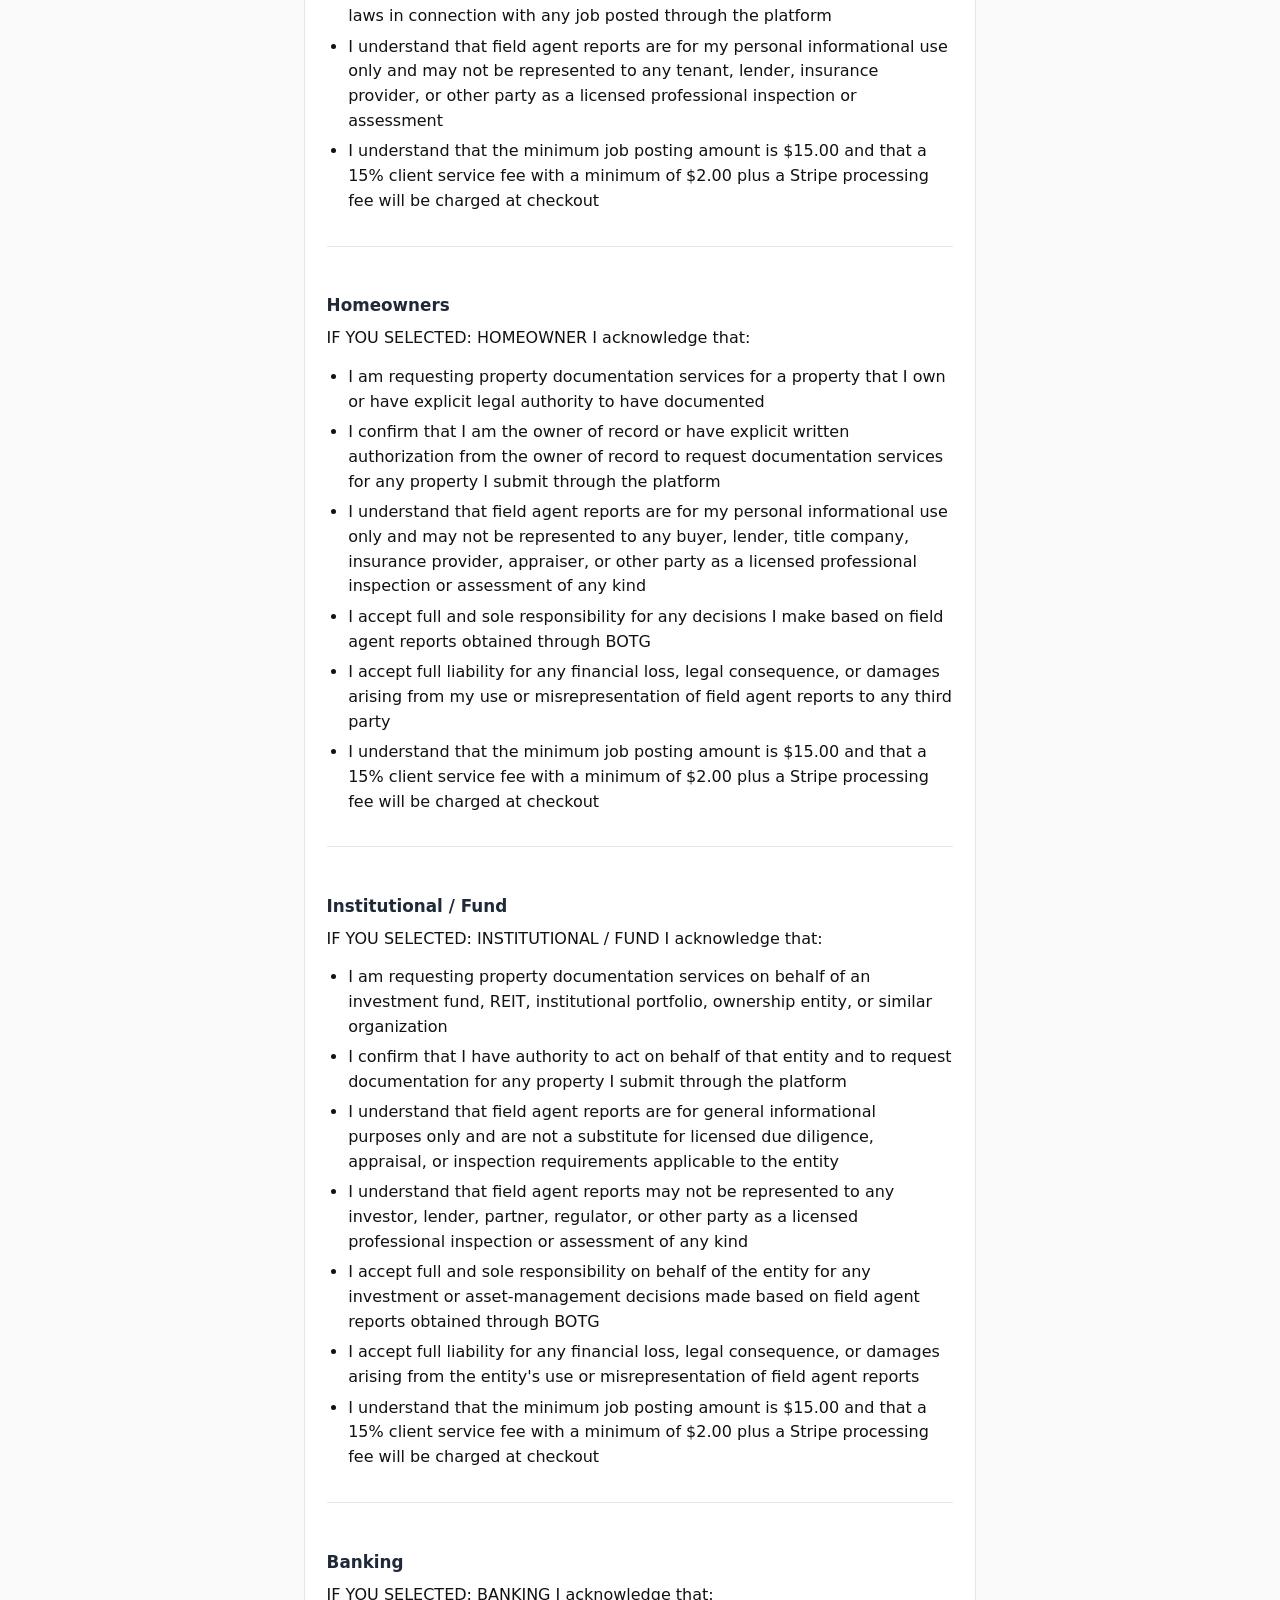
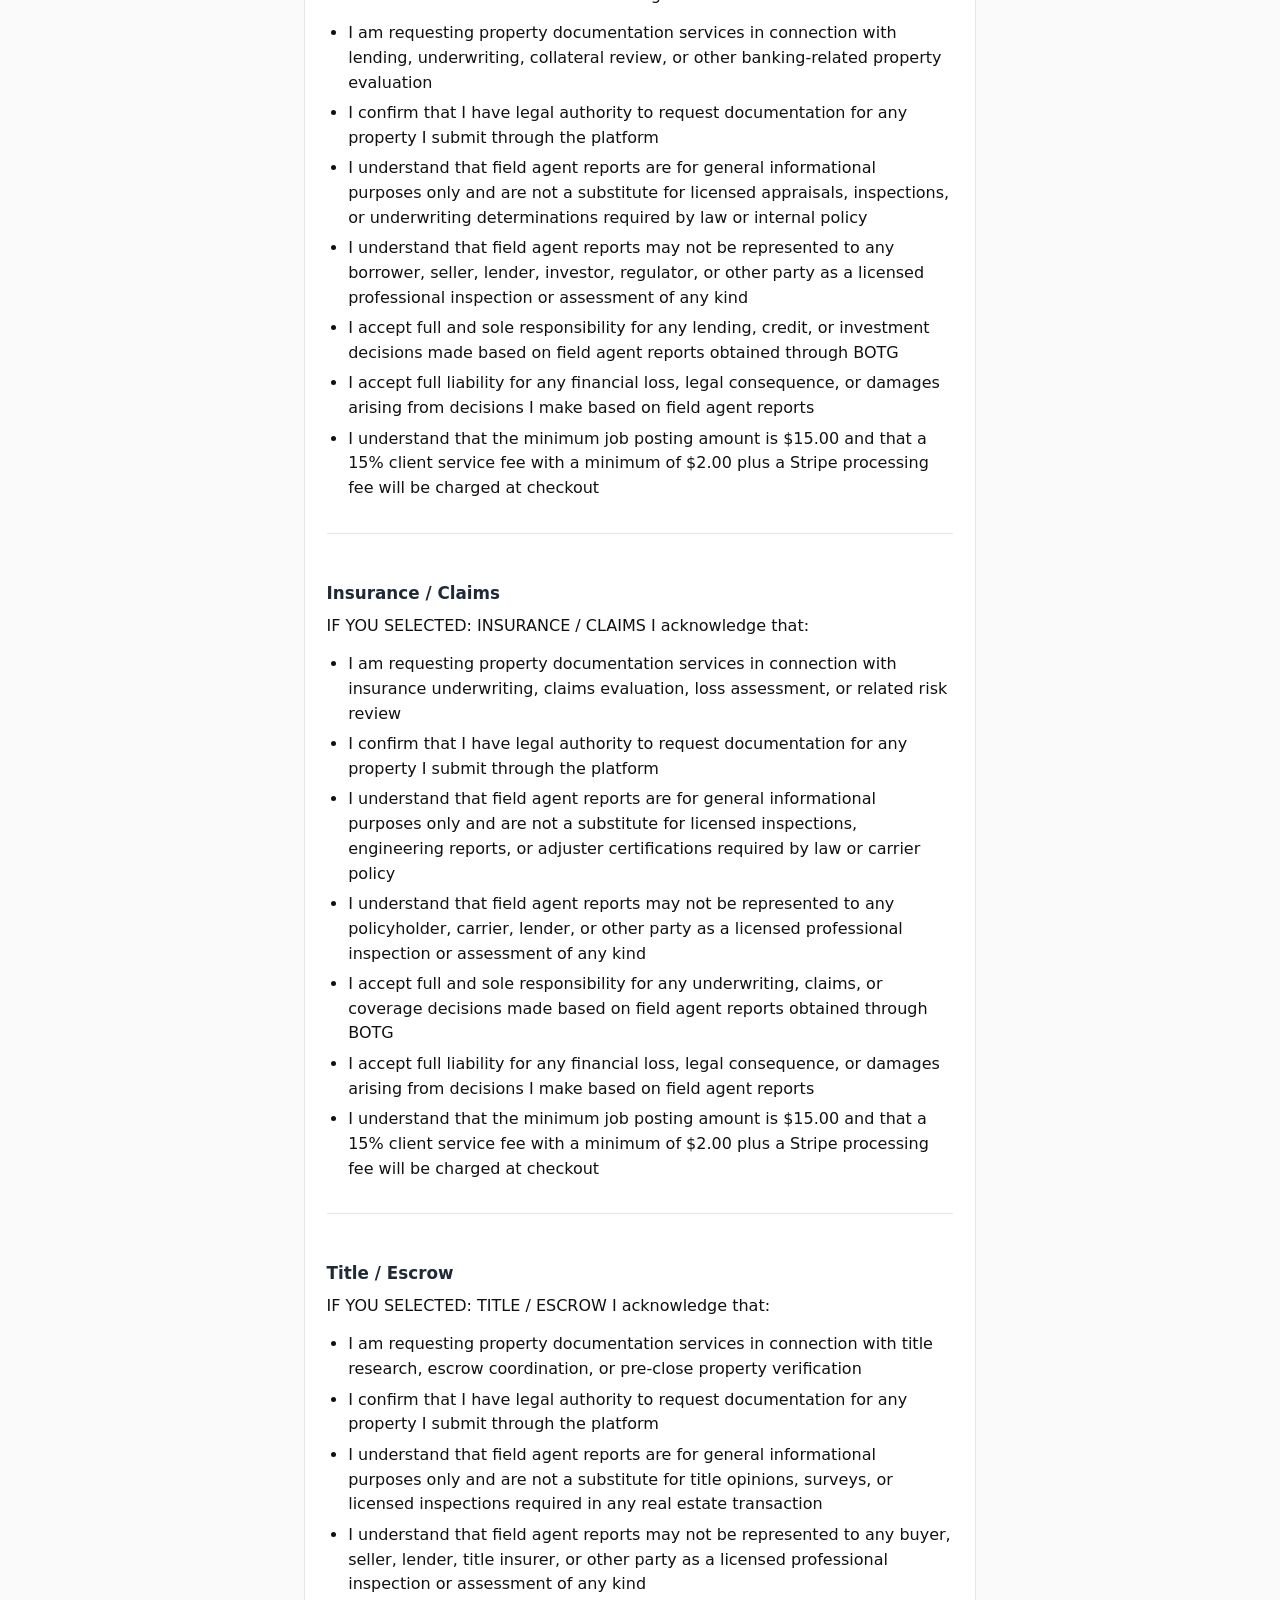
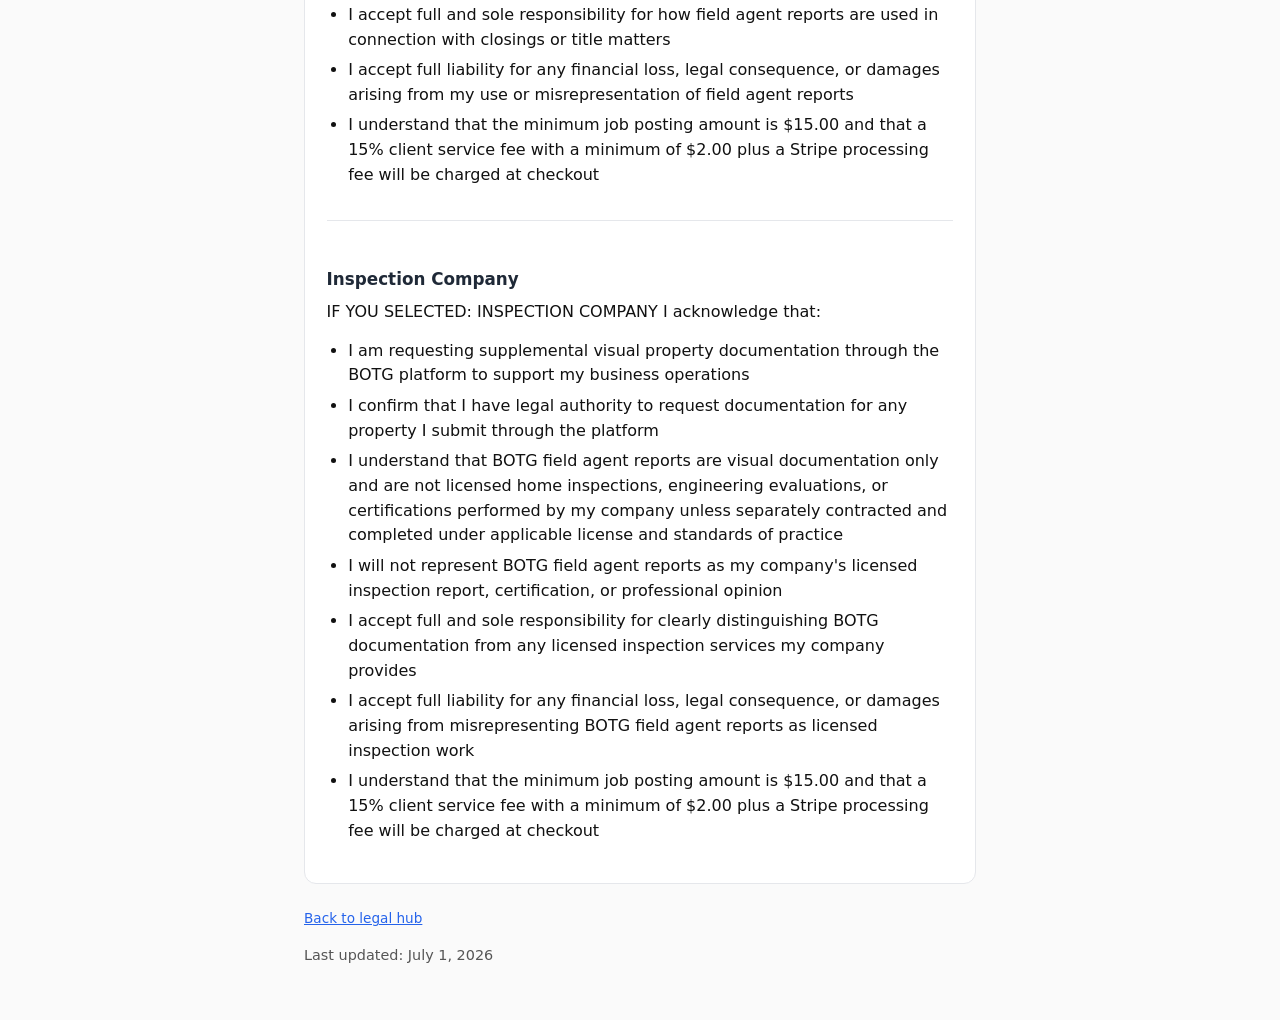
<file: client-role.html>
<!DOCTYPE html>
<html lang="en">
<head>
  <meta charset="utf-8" />
  <meta name="viewport" content="width=device-width, initial-scale=1" />
  <title>Client Role-Specific Acknowledgment — Boots on the Ground Services LLC</title>
  <link rel="stylesheet" href="legal.css" />
</head>
<body>
  <nav class="top-nav">
    <a href="index.html">← All legal documents</a>
  </nav>
  <article class="legal-doc">
    <h1>BOOTS ON THE GROUND SERVICES LLC</h1>
    <h1 style="font-size:1.35rem;margin-top:-0.5rem;">ROLE SPECIFIC ACKNOWLEDGMENT</h1>
    <p class="meta">Effective Date: June 15, 2026</p>
    <p>This Role Specific Acknowledgment supplements the <a href="client-terms.html">Client Terms of Service</a>, <a href="client-disclaimer.html">Client Platform Disclaimer</a>, and <a href="client-acknowledgment.html">Client Acknowledgment Agreement</a>. Select the section that matches your account type in the app.</p>
<section class="role-block" id="wholesaler">
  <h2>Wholesaler</h2>
<p>IF YOU SELECTED: WHOLESALER I acknowledge that:</p>
<ul>
  <li>I am requesting property documentation services in connection with the evaluation or assignment of real estate contracts</li>
  <li>I confirm that I have legal authority or valid contractual authorization to request documentation for any property I submit through the platform</li>
  <li>I understand that field agent reports may not be represented to any buyer, seller, title company, lender, or other party as a licensed professional inspection or assessment of any kind</li>
  <li>I accept full and sole responsibility for how field agent reports are used, shared, or referenced in connection with any real estate transaction I am involved in</li>
  <li>I accept full liability for any financial loss, legal consequence, or damages arising from the use or misrepresentation of field agent reports in any transaction</li>
  <li>I understand that the minimum job posting amount is $15.00 and that a 15% client service fee with a minimum of $2.00 plus a Stripe processing fee will be charged at checkout</li>
</ul>
</section>

<section class="role-block" id="flipper">
  <h2>Flipper / Rehab Investor</h2>
<p>IF YOU SELECTED: FLIPPER / REHAB INVESTOR I acknowledge that:</p>
<ul>
  <li>I am requesting property documentation services for properties I am acquiring, renovating, or preparing for resale</li>
  <li>I confirm that I have legal authority to request documentation for any property I submit through the platform</li>
  <li>I understand that field agent reports are for general informational purposes only and are not a substitute for licensed due diligence inspections, contractor assessments, or municipal code evaluations required in any real estate transaction</li>
  <li>I understand that field agent reports may not be represented to any buyer, seller, lender, partner, or other party as a licensed professional inspection or assessment of any kind</li>
  <li>I accept full and sole responsibility for any acquisition, rehab, or resale decisions made based on field agent reports obtained through BOTG</li>
  <li>I accept full liability for any financial loss, legal consequence, or damages arising from decisions I make based on field agent reports</li>
  <li>I understand that the minimum job posting amount is $15.00 and that a 15% client service fee with a minimum of $2.00 plus a Stripe processing fee will be charged at checkout</li>
</ul>
</section>

<section class="role-block" id="real_estate_agent">
  <h2>Real Estate Agent / Broker</h2>
<p>IF YOU SELECTED: REAL ESTATE AGENT / BROKER I acknowledge that:</p>
<ul>
  <li>I am requesting property documentation services in connection with client representation, buyer or seller due diligence, or listing support</li>
  <li>I confirm that I hold any required real estate license in my jurisdiction and have legal authority or valid client authorization to request documentation for any property I submit through the platform</li>
  <li>I understand that field agent reports are for general informational purposes only and are not a substitute for licensed home inspections or other professional evaluations required by law, contract, or brokerage policy</li>
  <li>I understand that field agent reports may not be represented to any client, buyer, seller, lender, or other party as a licensed professional inspection or assessment of any kind</li>
  <li>I accept full and sole responsibility for how field agent reports are used, shared, or disclosed to clients and third parties</li>
  <li>I accept full liability for any financial loss, legal consequence, or damages arising from my use or misrepresentation of field agent reports</li>
  <li>I understand that the minimum job posting amount is $15.00 and that a 15% client service fee with a minimum of $2.00 plus a Stripe processing fee will be charged at checkout</li>
</ul>
</section>

<section class="role-block" id="property_managers">
  <h2>Property Managers</h2>
<p>IF YOU SELECTED: PROPERTY MANAGER I acknowledge that:</p>
<ul>
  <li>I am requesting property documentation services on behalf of a property owner or ownership entity</li>
  <li>I confirm that I have explicit written authorization from the property owner or ownership entity to request documentation services for any property I submit through the platform</li>
  <li>I understand that by using BOTG I am representing that I have full legal authority to act on the property owner's behalf and I accept full responsibility for ensuring that authorization exists before posting any job request</li>
  <li>I accept full liability for any consequences, legal or financial, arising from submitting a property for documentation without proper and verifiable owner authorization</li>
  <li>I understand that field agent reports obtained through the platform are for general informational purposes only and may not be represented to any owner, tenant, lender, or other party as a licensed professional inspection or assessment</li>
  <li>I understand that the minimum job posting amount is $15.00 and that a 15% client service fee with a minimum of $2.00 plus a Stripe processing fee will be charged at checkout</li>
</ul>
</section>

<section class="role-block" id="landlords">
  <h2>Landlords</h2>
<p>IF YOU SELECTED: LANDLORD I acknowledge that:</p>
<ul>
  <li>I am requesting property documentation services for properties that I own or legally manage</li>
  <li>I confirm that I have legal ownership or valid management authority over any property I submit through the platform</li>
  <li>I understand that if any submitted property is currently occupied by tenants I am solely responsible for complying with all applicable landlord tenant laws in my jurisdiction including providing any legally required advance notice to tenants before scheduling a field agent visit</li>
  <li>I accept full legal and financial responsibility for ensuring all applicable tenant notification and access requirements are met prior to any field agent visit</li>
  <li>I accept full liability for any legal consequences, tenant disputes, or damages arising from my failure to comply with applicable landlord tenant laws in connection with any job posted through the platform</li>
  <li>I understand that field agent reports are for my personal informational use only and may not be represented to any tenant, lender, insurance provider, or other party as a licensed professional inspection or assessment</li>
  <li>I understand that the minimum job posting amount is $15.00 and that a 15% client service fee with a minimum of $2.00 plus a Stripe processing fee will be charged at checkout</li>
</ul>
</section>

<section class="role-block" id="homeowners">
  <h2>Homeowners</h2>
<p>IF YOU SELECTED: HOMEOWNER I acknowledge that:</p>
<ul>
  <li>I am requesting property documentation services for a property that I own or have explicit legal authority to have documented</li>
  <li>I confirm that I am the owner of record or have explicit written authorization from the owner of record to request documentation services for any property I submit through the platform</li>
  <li>I understand that field agent reports are for my personal informational use only and may not be represented to any buyer, lender, title company, insurance provider, appraiser, or other party as a licensed professional inspection or assessment of any kind</li>
  <li>I accept full and sole responsibility for any decisions I make based on field agent reports obtained through BOTG</li>
  <li>I accept full liability for any financial loss, legal consequence, or damages arising from my use or misrepresentation of field agent reports to any third party</li>
  <li>I understand that the minimum job posting amount is $15.00 and that a 15% client service fee with a minimum of $2.00 plus a Stripe processing fee will be charged at checkout</li>
</ul>
</section>

<section class="role-block" id="institutional_fund">
  <h2>Institutional / Fund</h2>
<p>IF YOU SELECTED: INSTITUTIONAL / FUND I acknowledge that:</p>
<ul>
  <li>I am requesting property documentation services on behalf of an investment fund, REIT, institutional portfolio, ownership entity, or similar organization</li>
  <li>I confirm that I have authority to act on behalf of that entity and to request documentation for any property I submit through the platform</li>
  <li>I understand that field agent reports are for general informational purposes only and are not a substitute for licensed due diligence, appraisal, or inspection requirements applicable to the entity</li>
  <li>I understand that field agent reports may not be represented to any investor, lender, partner, regulator, or other party as a licensed professional inspection or assessment of any kind</li>
  <li>I accept full and sole responsibility on behalf of the entity for any investment or asset-management decisions made based on field agent reports obtained through BOTG</li>
  <li>I accept full liability for any financial loss, legal consequence, or damages arising from the entity's use or misrepresentation of field agent reports</li>
  <li>I understand that the minimum job posting amount is $15.00 and that a 15% client service fee with a minimum of $2.00 plus a Stripe processing fee will be charged at checkout</li>
</ul>
</section>

<section class="role-block" id="investors">
  <h2>Banking</h2>
<p>IF YOU SELECTED: BANKING I acknowledge that:</p>
<ul>
  <li>I am requesting property documentation services in connection with lending, underwriting, collateral review, or other banking-related property evaluation</li>
  <li>I confirm that I have legal authority to request documentation for any property I submit through the platform</li>
  <li>I understand that field agent reports are for general informational purposes only and are not a substitute for licensed appraisals, inspections, or underwriting determinations required by law or internal policy</li>
  <li>I understand that field agent reports may not be represented to any borrower, seller, lender, investor, regulator, or other party as a licensed professional inspection or assessment of any kind</li>
  <li>I accept full and sole responsibility for any lending, credit, or investment decisions made based on field agent reports obtained through BOTG</li>
  <li>I accept full liability for any financial loss, legal consequence, or damages arising from decisions I make based on field agent reports</li>
  <li>I understand that the minimum job posting amount is $15.00 and that a 15% client service fee with a minimum of $2.00 plus a Stripe processing fee will be charged at checkout</li>
</ul>
</section>

<section class="role-block" id="insurance_claims">
  <h2>Insurance / Claims</h2>
<p>IF YOU SELECTED: INSURANCE / CLAIMS I acknowledge that:</p>
<ul>
  <li>I am requesting property documentation services in connection with insurance underwriting, claims evaluation, loss assessment, or related risk review</li>
  <li>I confirm that I have legal authority to request documentation for any property I submit through the platform</li>
  <li>I understand that field agent reports are for general informational purposes only and are not a substitute for licensed inspections, engineering reports, or adjuster certifications required by law or carrier policy</li>
  <li>I understand that field agent reports may not be represented to any policyholder, carrier, lender, or other party as a licensed professional inspection or assessment of any kind</li>
  <li>I accept full and sole responsibility for any underwriting, claims, or coverage decisions made based on field agent reports obtained through BOTG</li>
  <li>I accept full liability for any financial loss, legal consequence, or damages arising from decisions I make based on field agent reports</li>
  <li>I understand that the minimum job posting amount is $15.00 and that a 15% client service fee with a minimum of $2.00 plus a Stripe processing fee will be charged at checkout</li>
</ul>
</section>

<section class="role-block" id="title_escrow">
  <h2>Title / Escrow</h2>
<p>IF YOU SELECTED: TITLE / ESCROW I acknowledge that:</p>
<ul>
  <li>I am requesting property documentation services in connection with title research, escrow coordination, or pre-close property verification</li>
  <li>I confirm that I have legal authority to request documentation for any property I submit through the platform</li>
  <li>I understand that field agent reports are for general informational purposes only and are not a substitute for title opinions, surveys, or licensed inspections required in any real estate transaction</li>
  <li>I understand that field agent reports may not be represented to any buyer, seller, lender, title insurer, or other party as a licensed professional inspection or assessment of any kind</li>
  <li>I accept full and sole responsibility for how field agent reports are used in connection with closings or title matters</li>
  <li>I accept full liability for any financial loss, legal consequence, or damages arising from my use or misrepresentation of field agent reports</li>
  <li>I understand that the minimum job posting amount is $15.00 and that a 15% client service fee with a minimum of $2.00 plus a Stripe processing fee will be charged at checkout</li>
</ul>
</section>

<section class="role-block" id="inspection_company">
  <h2>Inspection Company</h2>
<p>IF YOU SELECTED: INSPECTION COMPANY I acknowledge that:</p>
<ul>
  <li>I am requesting supplemental visual property documentation through the BOTG platform to support my business operations</li>
  <li>I confirm that I have legal authority to request documentation for any property I submit through the platform</li>
  <li>I understand that BOTG field agent reports are visual documentation only and are not licensed home inspections, engineering evaluations, or certifications performed by my company unless separately contracted and completed under applicable license and standards of practice</li>
  <li>I will not represent BOTG field agent reports as my company's licensed inspection report, certification, or professional opinion</li>
  <li>I accept full and sole responsibility for clearly distinguishing BOTG documentation from any licensed inspection services my company provides</li>
  <li>I accept full liability for any financial loss, legal consequence, or damages arising from misrepresenting BOTG field agent reports as licensed inspection work</li>
  <li>I understand that the minimum job posting amount is $15.00 and that a 15% client service fee with a minimum of $2.00 plus a Stripe processing fee will be charged at checkout</li>
</ul>
</section>
  </article>
  <footer class="page-footer">
    <p><a href="index.html">Back to legal hub</a></p>
    <p class="meta">Last updated: July 1, 2026</p>
  </footer>
</body>
</html>
</file>
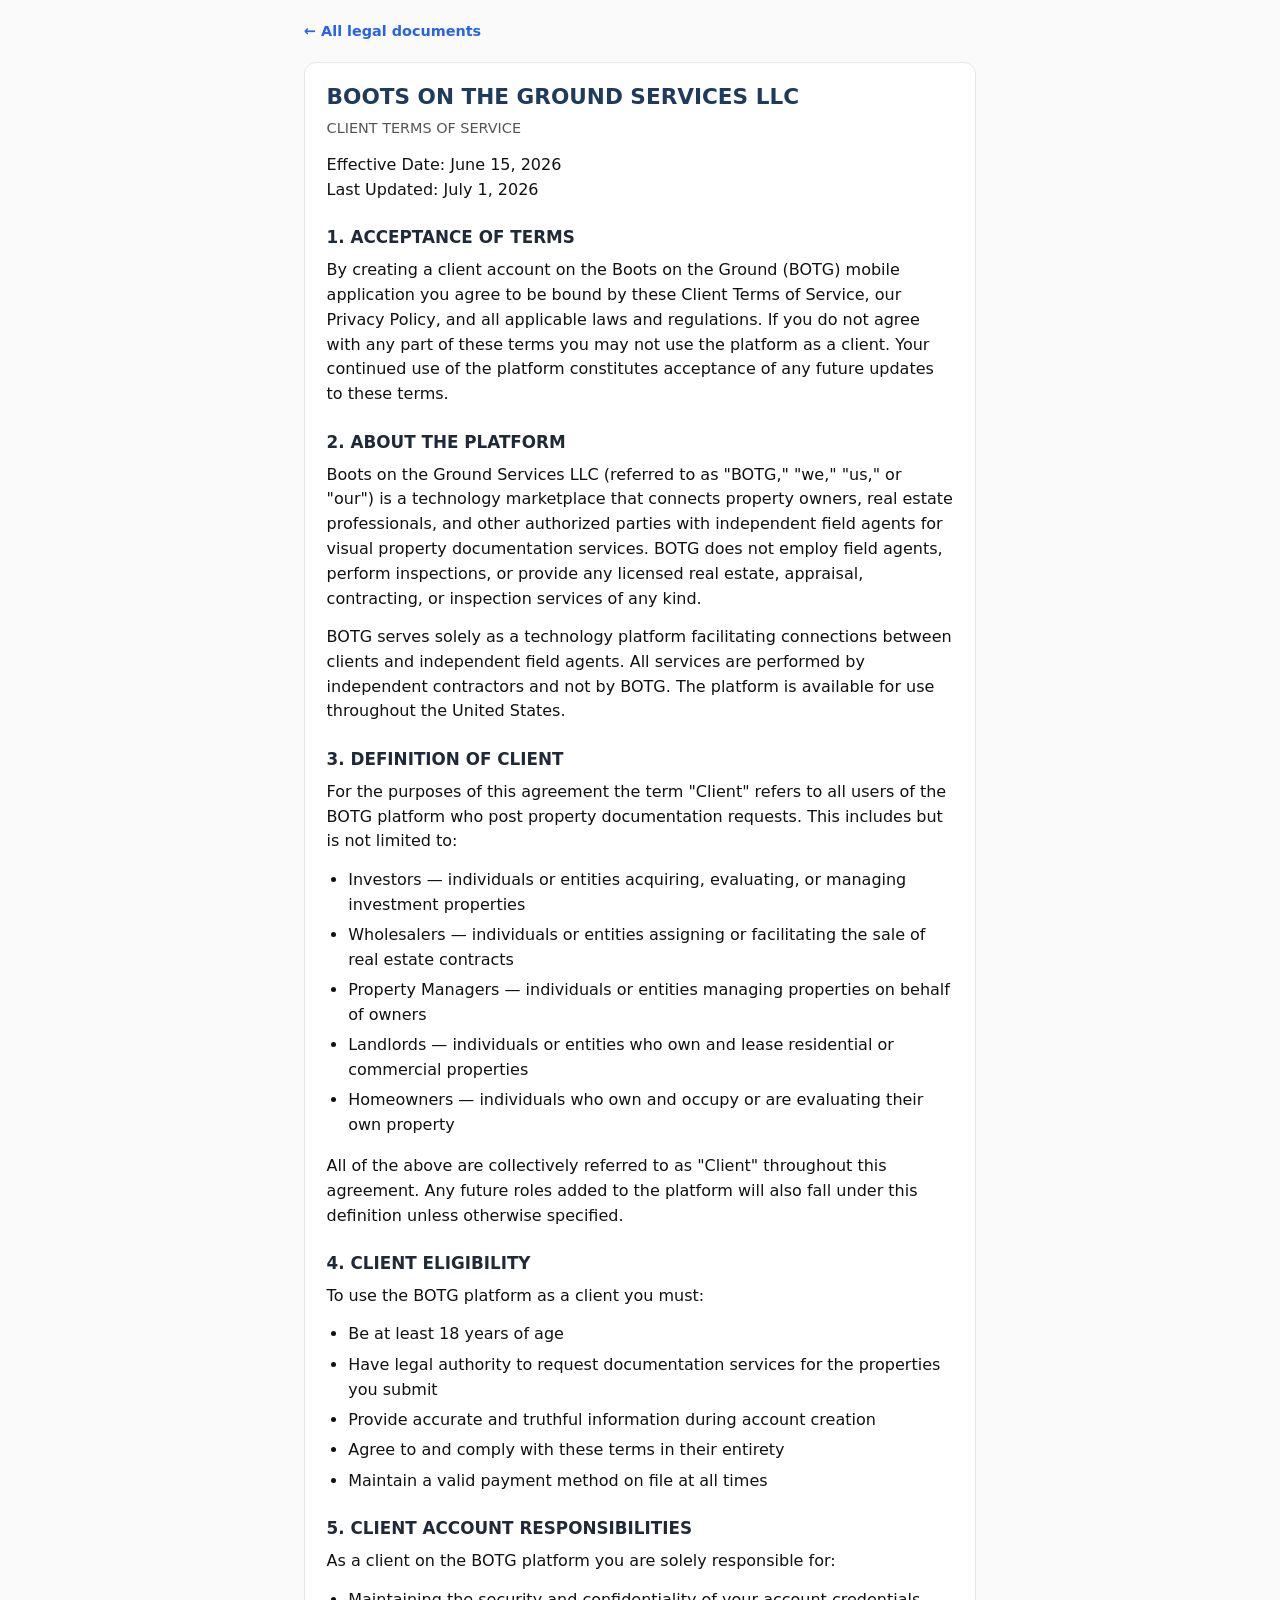
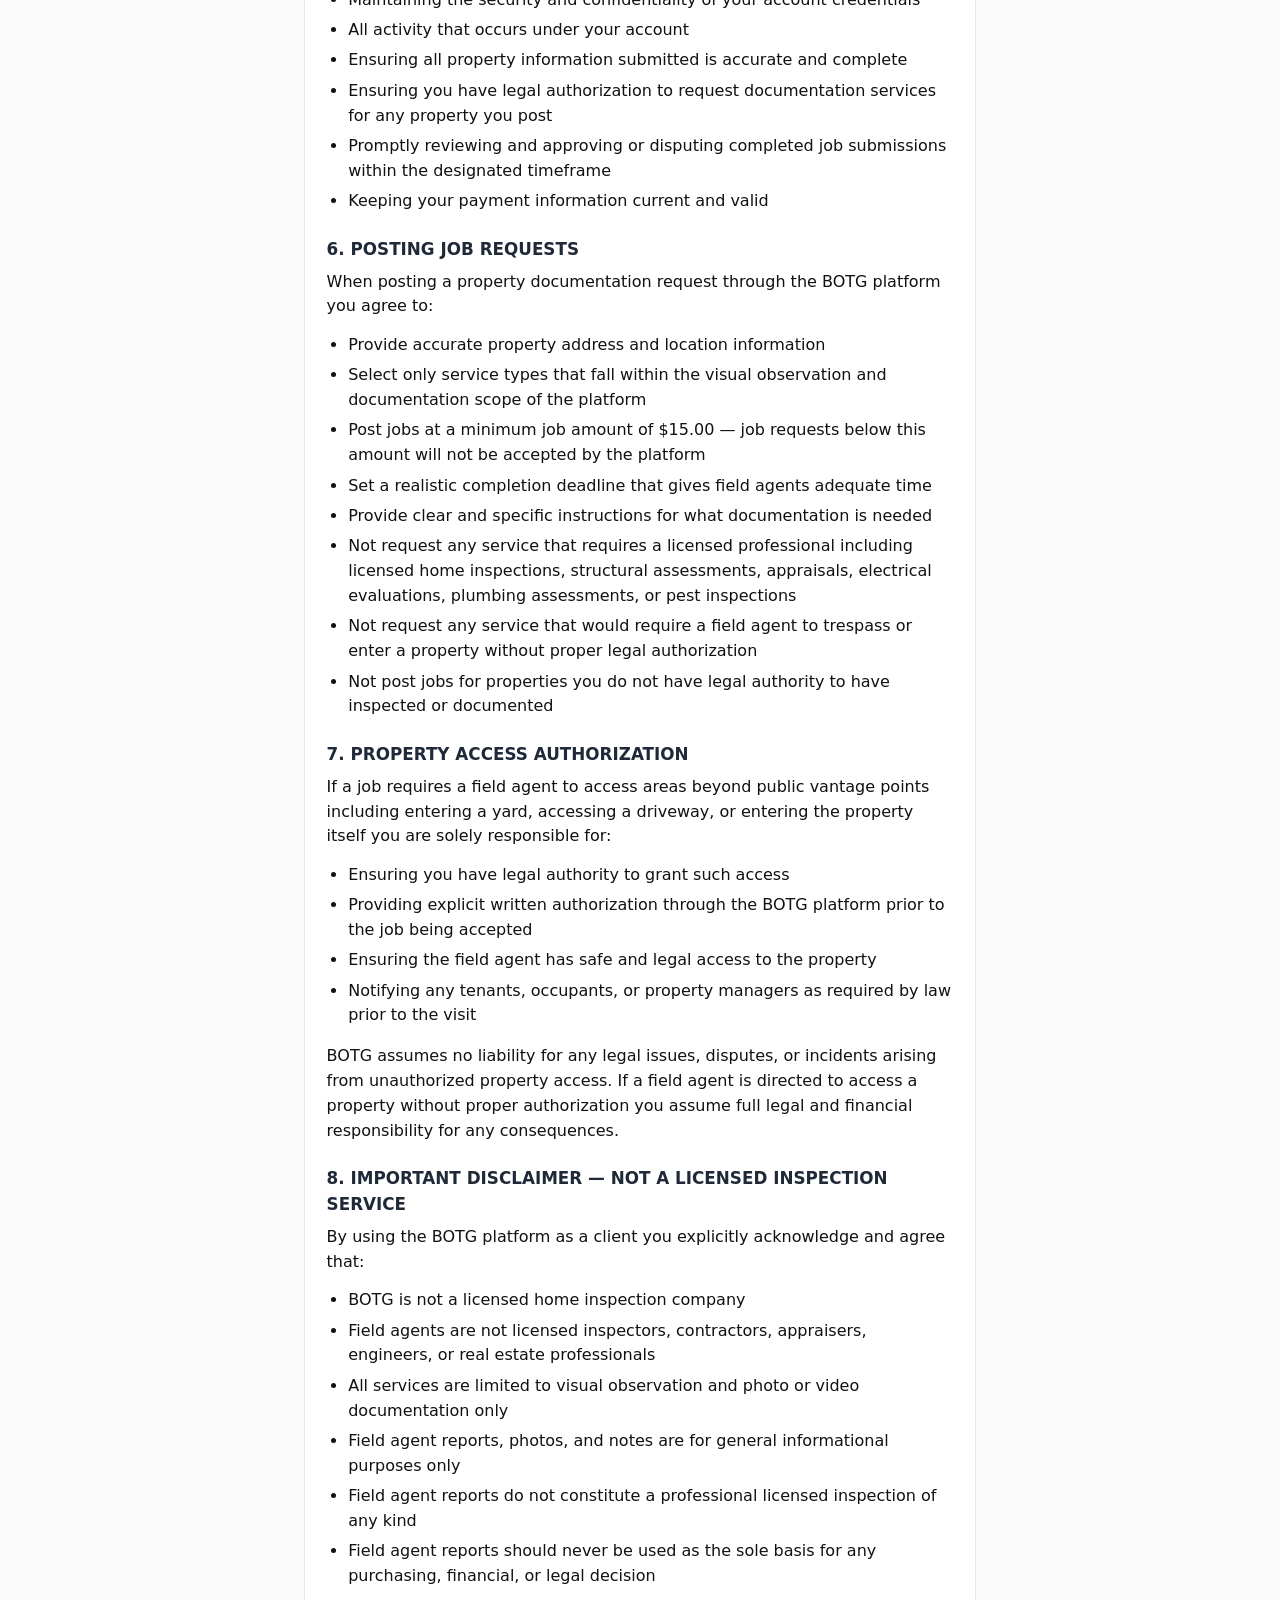
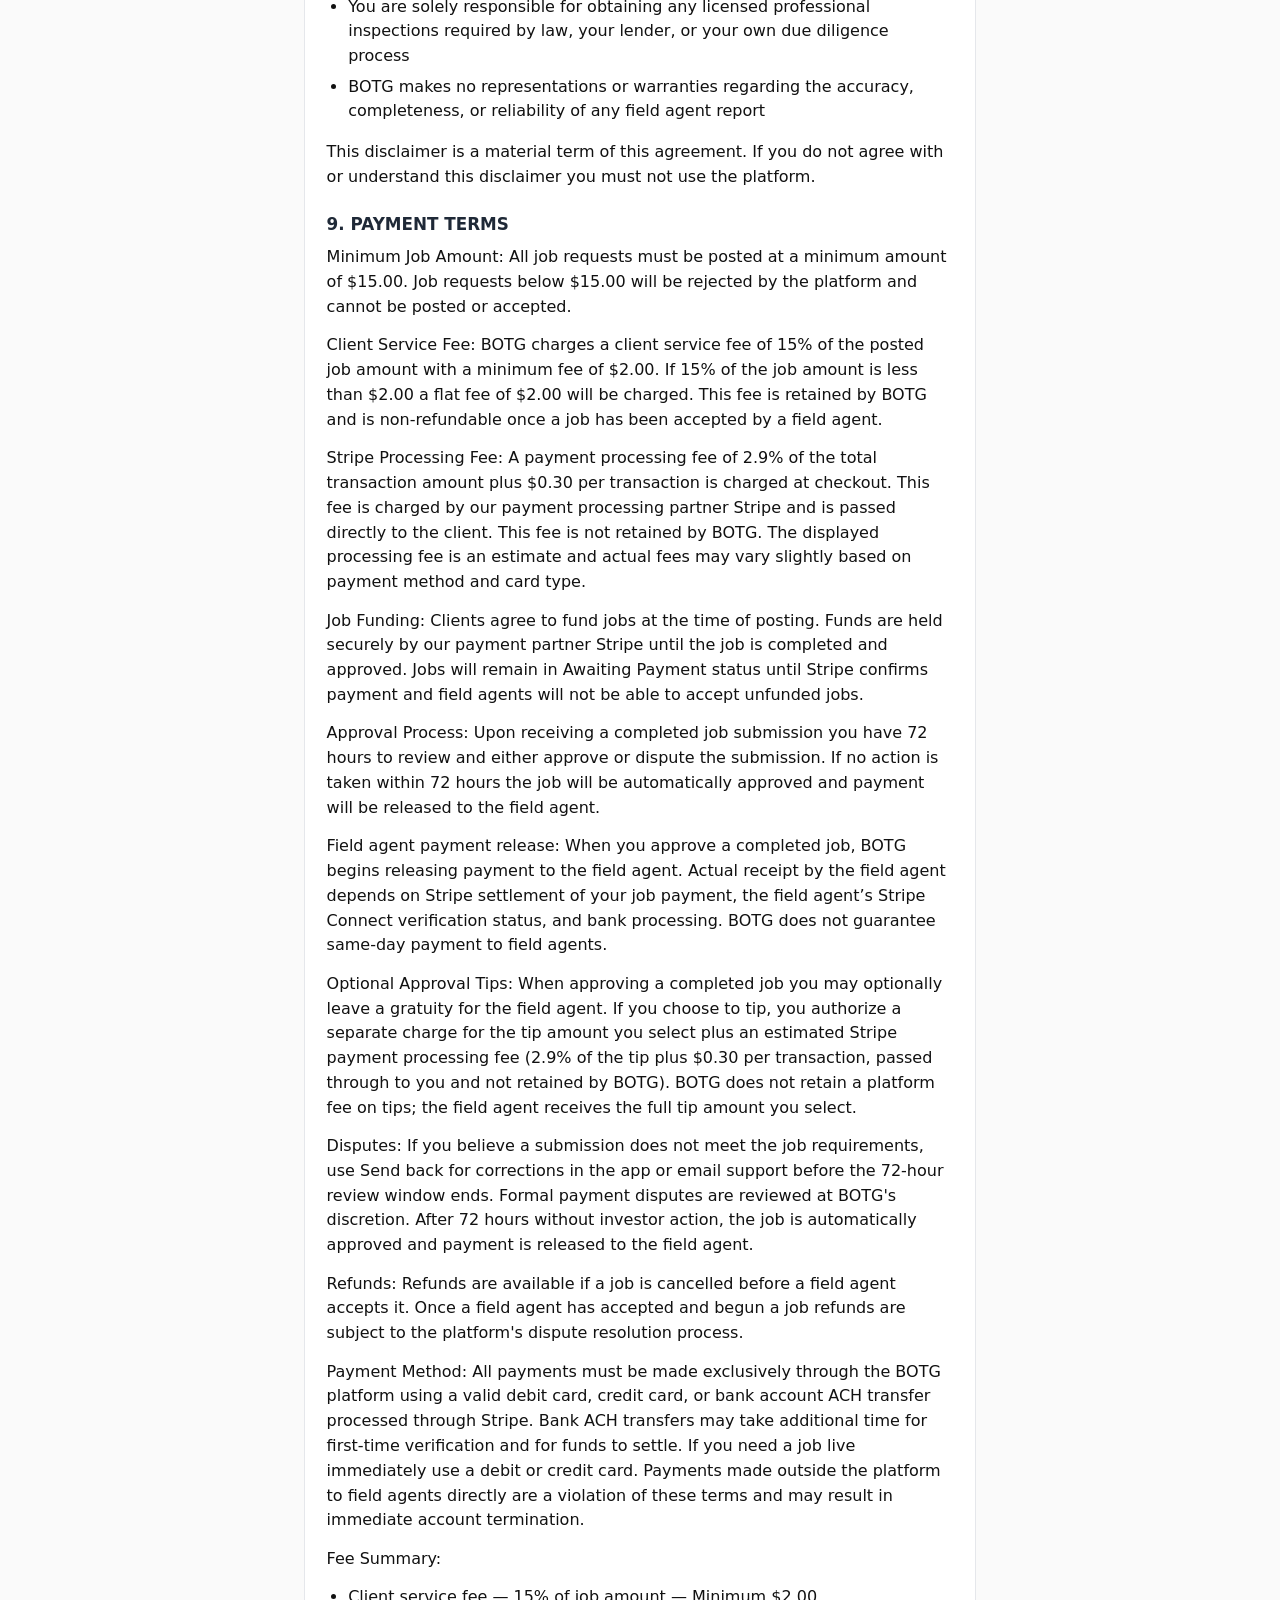
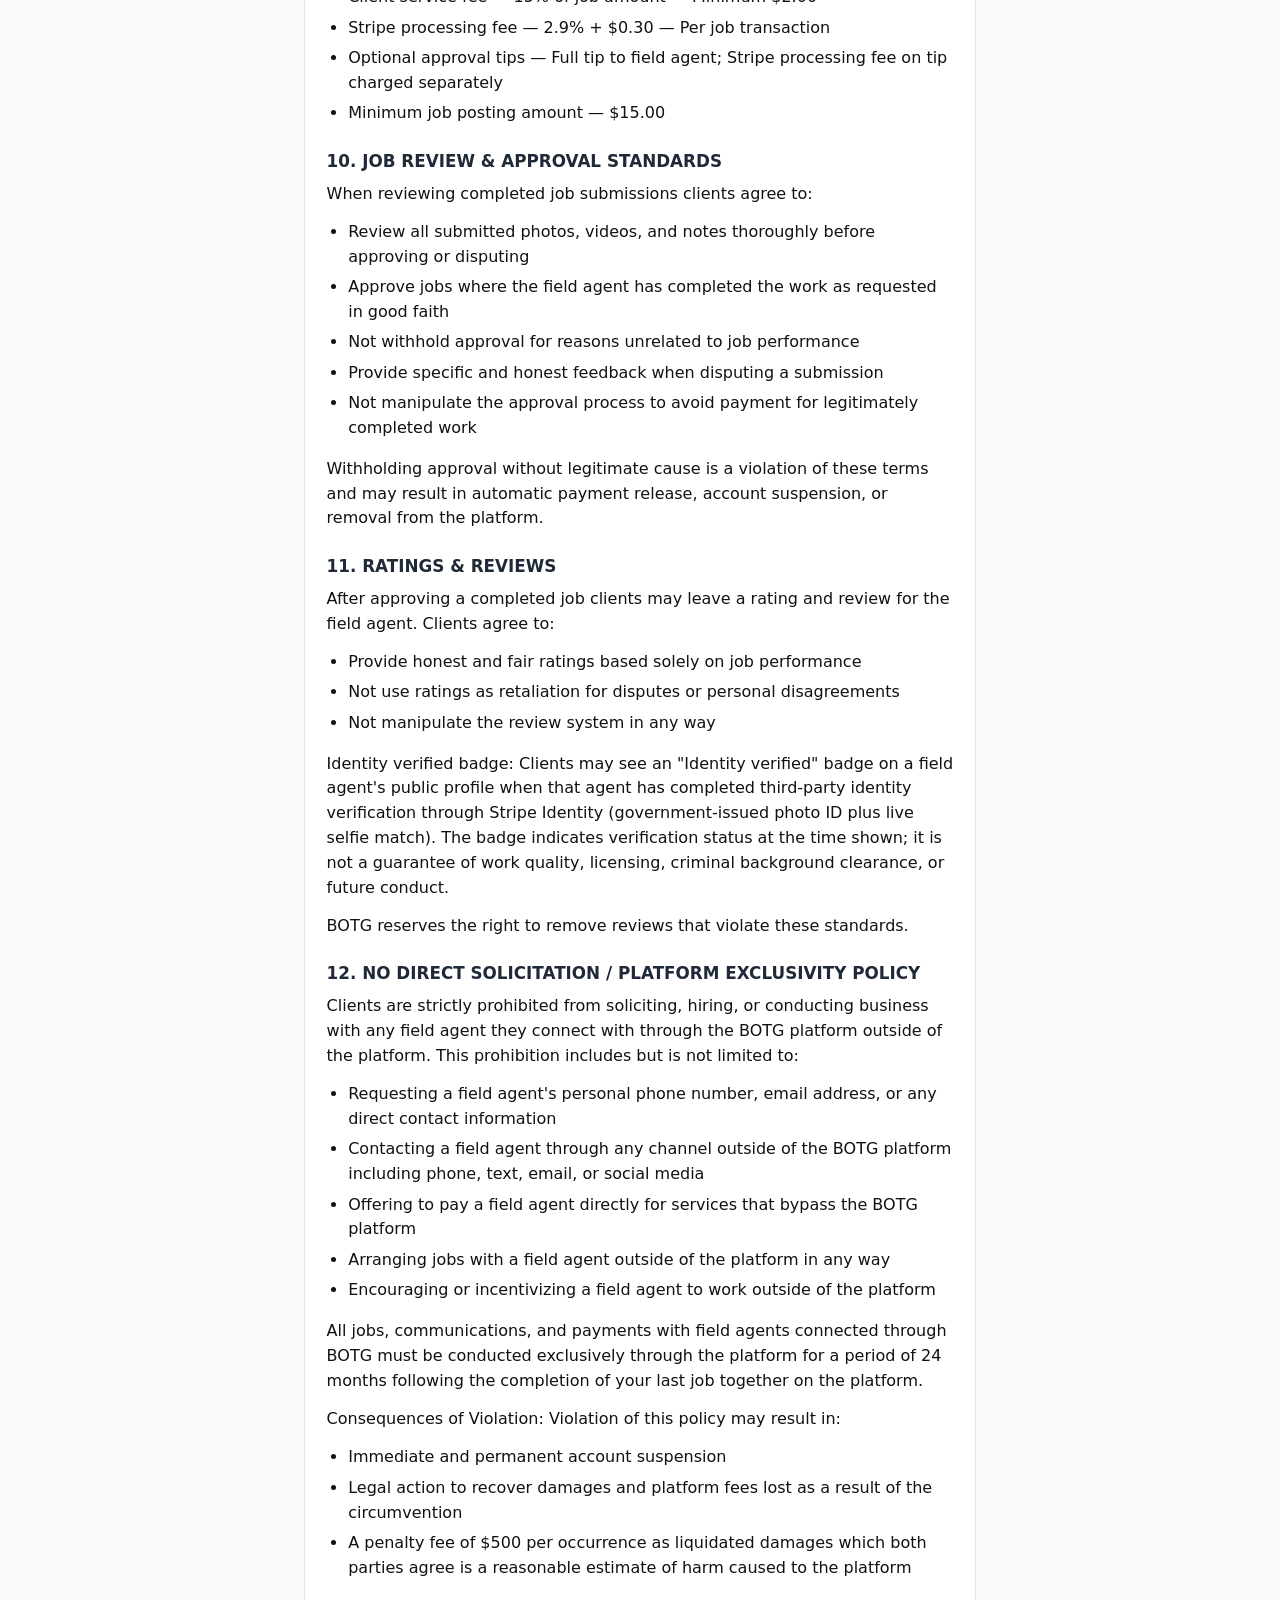
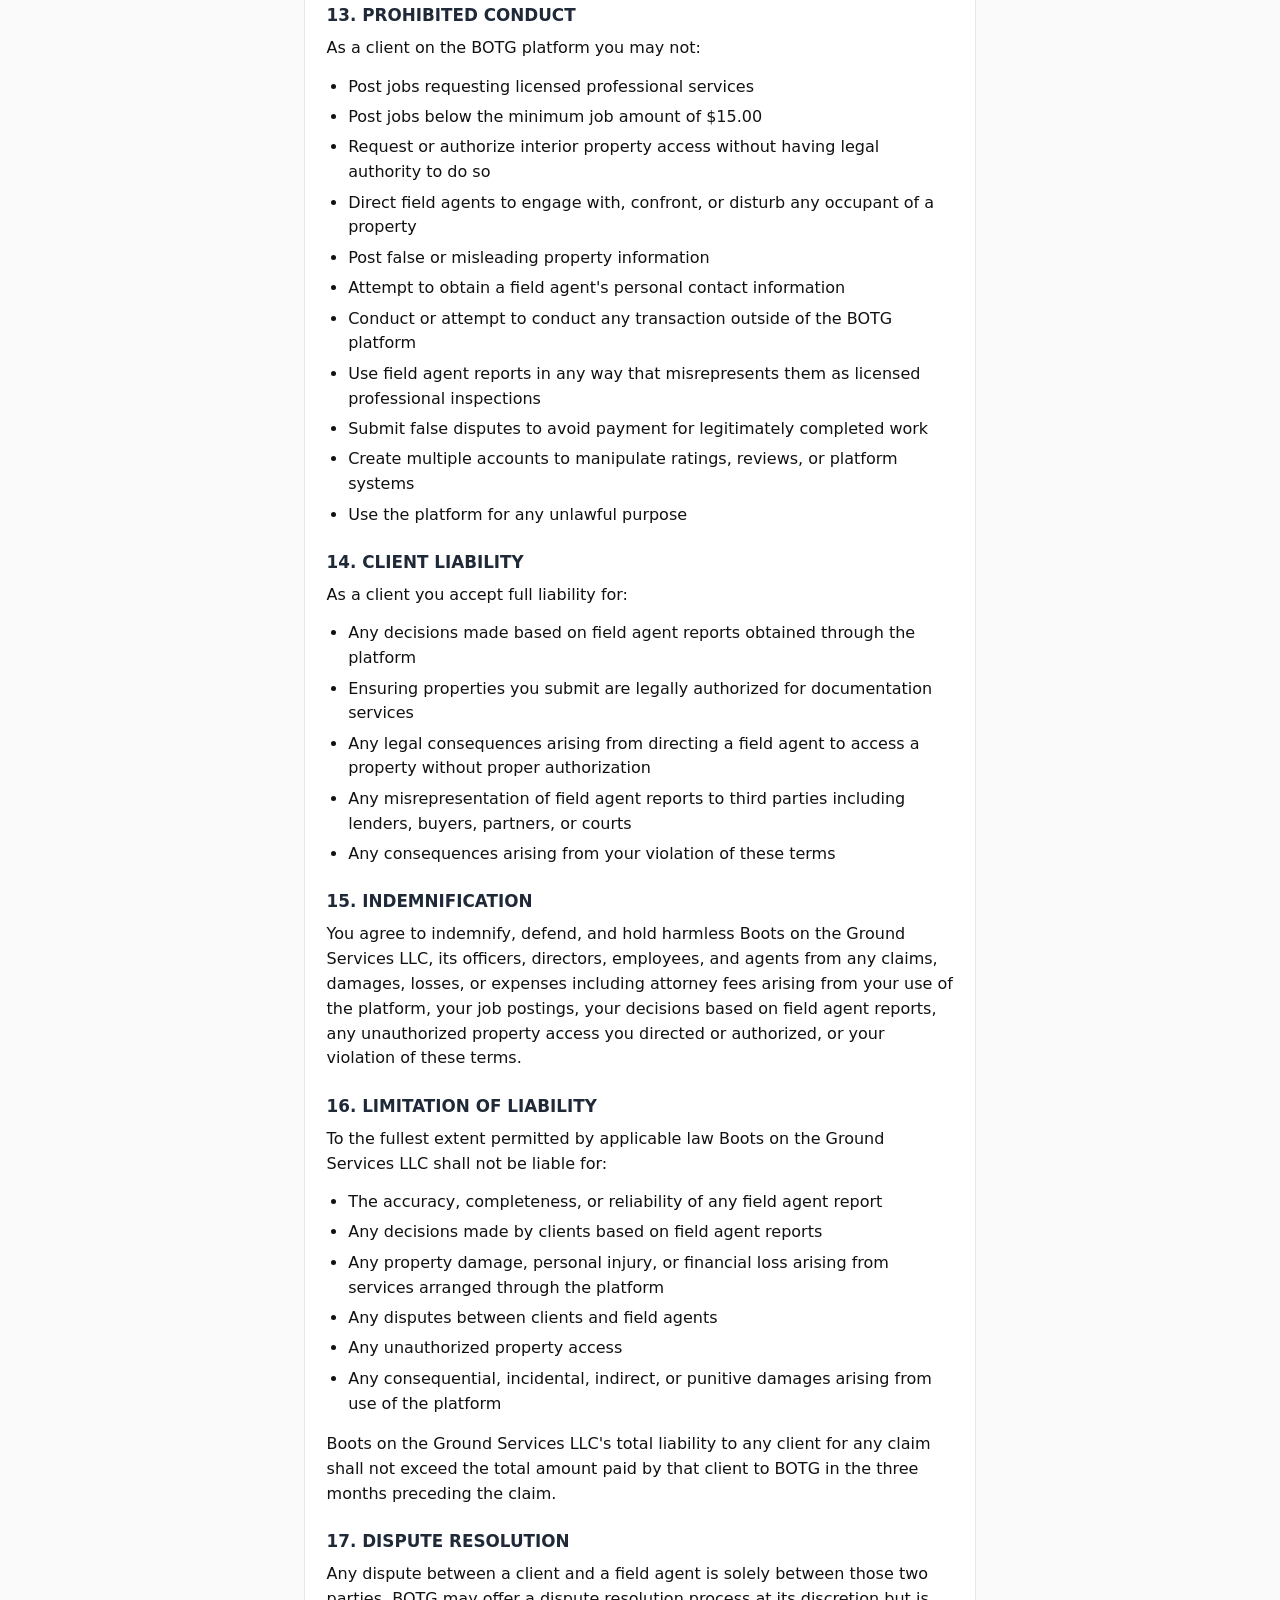
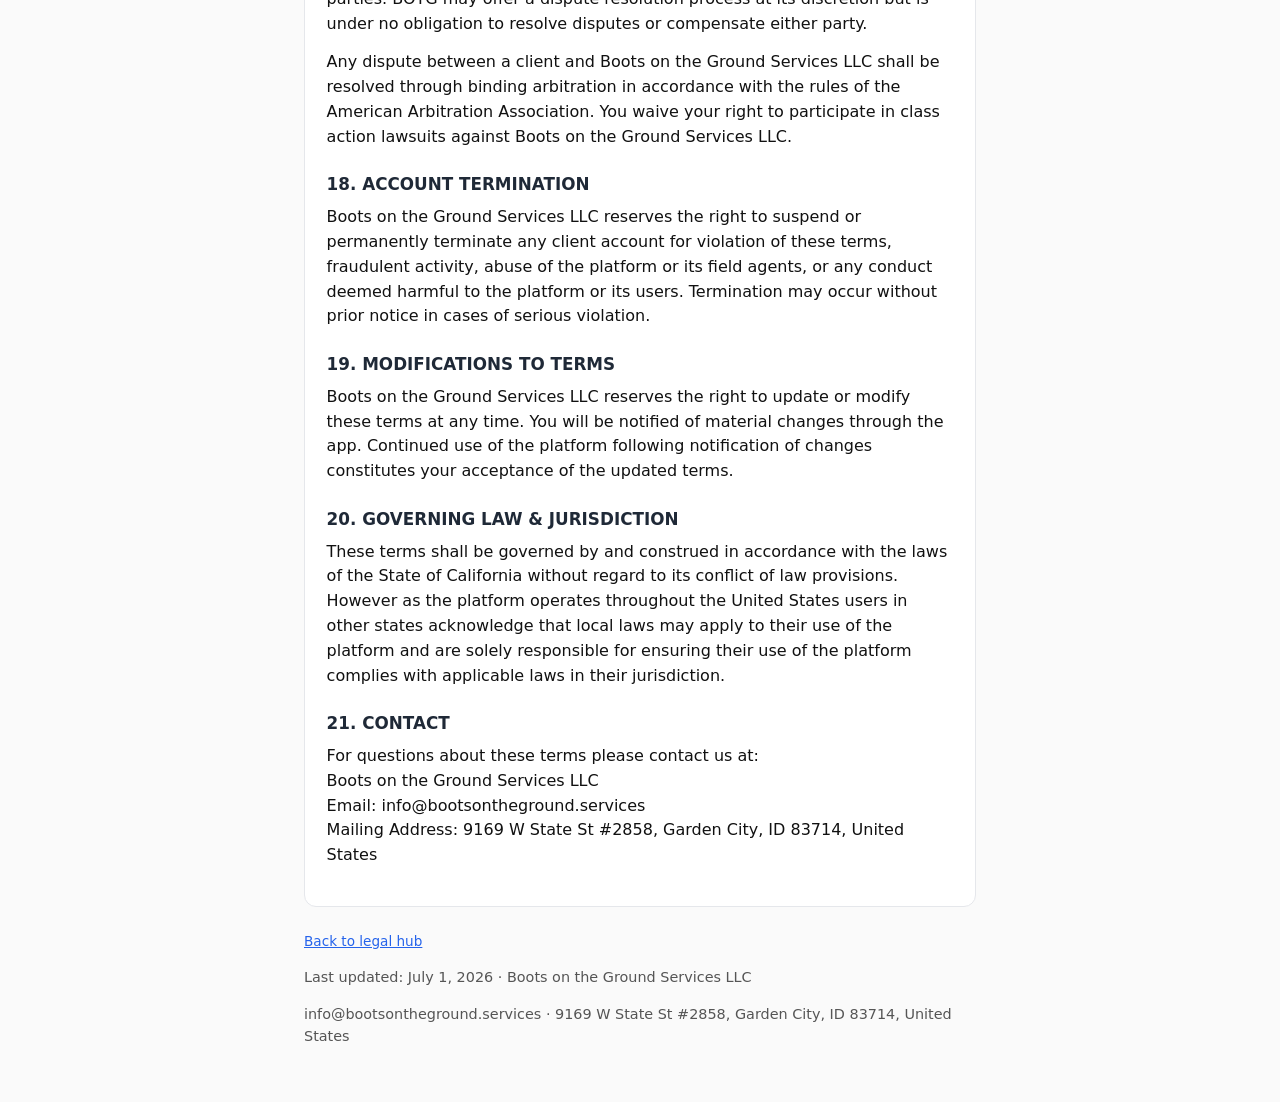
<file: client-terms.html>
<!DOCTYPE html>
<html lang="en">
<head>
  <meta charset="utf-8" />
  <meta name="viewport" content="width=device-width, initial-scale=1" />
  <title>Client Terms of Service — Boots on the Ground Services LLC</title>
  <link rel="stylesheet" href="legal.css" />
</head>
<body>
  <nav class="top-nav">
    <a href="index.html">← All legal documents</a>
  </nav>
  <article class="legal-doc">
<h1>BOOTS ON THE GROUND SERVICES LLC</h1>
<p class="meta">CLIENT TERMS OF SERVICE</p>

<p>Effective Date: June 15, 2026<br />Last Updated: July 1, 2026</p>

<h2>1. ACCEPTANCE OF TERMS</h2>

<p>By creating a client account on the Boots on the Ground (BOTG) mobile application you agree to be bound by these Client Terms of Service, our Privacy Policy, and all applicable laws and regulations. If you do not agree with any part of these terms you may not use the platform as a client. Your continued use of the platform constitutes acceptance of any future updates to these terms.</p>

<h2>2. ABOUT THE PLATFORM</h2>

<p>Boots on the Ground Services LLC (referred to as &quot;BOTG,&quot; &quot;we,&quot; &quot;us,&quot; or &quot;our&quot;) is a technology marketplace that connects property owners, real estate professionals, and other authorized parties with independent field agents for visual property documentation services. BOTG does not employ field agents, perform inspections, or provide any licensed real estate, appraisal, contracting, or inspection services of any kind.</p>

<p>BOTG serves solely as a technology platform facilitating connections between clients and independent field agents. All services are performed by independent contractors and not by BOTG. The platform is available for use throughout the United States.</p>

<h2>3. DEFINITION OF CLIENT</h2>

<p>For the purposes of this agreement the term &quot;Client&quot; refers to all users of the BOTG platform who post property documentation requests. This includes but is not limited to:</p>
<ul>
  <li>Investors — individuals or entities acquiring, evaluating, or managing investment properties</li>
  <li>Wholesalers — individuals or entities assigning or facilitating the sale of real estate contracts</li>
  <li>Property Managers — individuals or entities managing properties on behalf of owners</li>
  <li>Landlords — individuals or entities who own and lease residential or commercial properties</li>
  <li>Homeowners — individuals who own and occupy or are evaluating their own property</li>
</ul>

<p>All of the above are collectively referred to as &quot;Client&quot; throughout this agreement. Any future roles added to the platform will also fall under this definition unless otherwise specified.</p>

<h2>4. CLIENT ELIGIBILITY</h2>

<p>To use the BOTG platform as a client you must:</p>
<ul>
  <li>Be at least 18 years of age</li>
  <li>Have legal authority to request documentation services for the properties you submit</li>
  <li>Provide accurate and truthful information during account creation</li>
  <li>Agree to and comply with these terms in their entirety</li>
  <li>Maintain a valid payment method on file at all times</li>
</ul>

<h2>5. CLIENT ACCOUNT RESPONSIBILITIES</h2>

<p>As a client on the BOTG platform you are solely responsible for:</p>
<ul>
  <li>Maintaining the security and confidentiality of your account credentials</li>
  <li>All activity that occurs under your account</li>
  <li>Ensuring all property information submitted is accurate and complete</li>
  <li>Ensuring you have legal authorization to request documentation services for any property you post</li>
  <li>Promptly reviewing and approving or disputing completed job submissions within the designated timeframe</li>
  <li>Keeping your payment information current and valid</li>
</ul>

<h2>6. POSTING JOB REQUESTS</h2>

<p>When posting a property documentation request through the BOTG platform you agree to:</p>
<ul>
  <li>Provide accurate property address and location information</li>
  <li>Select only service types that fall within the visual observation and documentation scope of the platform</li>
  <li>Post jobs at a minimum job amount of $15.00 — job requests below this amount will not be accepted by the platform</li>
  <li>Set a realistic completion deadline that gives field agents adequate time</li>
  <li>Provide clear and specific instructions for what documentation is needed</li>
  <li>Not request any service that requires a licensed professional including licensed home inspections, structural assessments, appraisals, electrical evaluations, plumbing assessments, or pest inspections</li>
  <li>Not request any service that would require a field agent to trespass or enter a property without proper legal authorization</li>
  <li>Not post jobs for properties you do not have legal authority to have inspected or documented</li>
</ul>

<h2>7. PROPERTY ACCESS AUTHORIZATION</h2>

<p>If a job requires a field agent to access areas beyond public vantage points including entering a yard, accessing a driveway, or entering the property itself you are solely responsible for:</p>
<ul>
  <li>Ensuring you have legal authority to grant such access</li>
  <li>Providing explicit written authorization through the BOTG platform prior to the job being accepted</li>
  <li>Ensuring the field agent has safe and legal access to the property</li>
  <li>Notifying any tenants, occupants, or property managers as required by law prior to the visit</li>
</ul>

<p>BOTG assumes no liability for any legal issues, disputes, or incidents arising from unauthorized property access. If a field agent is directed to access a property without proper authorization you assume full legal and financial responsibility for any consequences.</p>

<h2>8. IMPORTANT DISCLAIMER — NOT A LICENSED INSPECTION SERVICE</h2>

<p>By using the BOTG platform as a client you explicitly acknowledge and agree that:</p>
<ul>
  <li>BOTG is not a licensed home inspection company</li>
  <li>Field agents are not licensed inspectors, contractors, appraisers, engineers, or real estate professionals</li>
  <li>All services are limited to visual observation and photo or video documentation only</li>
  <li>Field agent reports, photos, and notes are for general informational purposes only</li>
  <li>Field agent reports do not constitute a professional licensed inspection of any kind</li>
  <li>Field agent reports should never be used as the sole basis for any purchasing, financial, or legal decision</li>
  <li>You are solely responsible for obtaining any licensed professional inspections required by law, your lender, or your own due diligence process</li>
  <li>BOTG makes no representations or warranties regarding the accuracy, completeness, or reliability of any field agent report</li>
</ul>

<p>This disclaimer is a material term of this agreement. If you do not agree with or understand this disclaimer you must not use the platform.</p>

<h2>9. PAYMENT TERMS</h2>

<p>Minimum Job Amount: All job requests must be posted at a minimum amount of $15.00. Job requests below $15.00 will be rejected by the platform and cannot be posted or accepted.</p>

<p>Client Service Fee: BOTG charges a client service fee of 15% of the posted job amount with a minimum fee of $2.00. If 15% of the job amount is less than $2.00 a flat fee of $2.00 will be charged. This fee is retained by BOTG and is non-refundable once a job has been accepted by a field agent.</p>

<p>Stripe Processing Fee: A payment processing fee of 2.9% of the total transaction amount plus $0.30 per transaction is charged at checkout. This fee is charged by our payment processing partner Stripe and is passed directly to the client. This fee is not retained by BOTG. The displayed processing fee is an estimate and actual fees may vary slightly based on payment method and card type.</p>

<p>Job Funding: Clients agree to fund jobs at the time of posting. Funds are held securely by our payment partner Stripe until the job is completed and approved. Jobs will remain in Awaiting Payment status until Stripe confirms payment and field agents will not be able to accept unfunded jobs.</p>

<p>Approval Process: Upon receiving a completed job submission you have 72 hours to review and either approve or dispute the submission. If no action is taken within 72 hours the job will be automatically approved and payment will be released to the field agent.</p>

<p>Field agent payment release: When you approve a completed job, BOTG begins releasing payment to the field agent. Actual receipt by the field agent depends on Stripe settlement of your job payment, the field agent’s Stripe Connect verification status, and bank processing. BOTG does not guarantee same-day payment to field agents.</p>

<p>Optional Approval Tips: When approving a completed job you may optionally leave a gratuity for the field agent. If you choose to tip, you authorize a separate charge for the tip amount you select plus an estimated Stripe payment processing fee (2.9% of the tip plus $0.30 per transaction, passed through to you and not retained by BOTG). BOTG does not retain a platform fee on tips; the field agent receives the full tip amount you select.</p>

<p>Disputes: If you believe a submission does not meet the job requirements, use Send back for corrections in the app or email support before the 72-hour review window ends. Formal payment disputes are reviewed at BOTG's discretion. After 72 hours without investor action, the job is automatically approved and payment is released to the field agent.</p>

<p>Refunds: Refunds are available if a job is cancelled before a field agent accepts it. Once a field agent has accepted and begun a job refunds are subject to the platform's dispute resolution process.</p>

<p>Payment Method: All payments must be made exclusively through the BOTG platform using a valid debit card, credit card, or bank account ACH transfer processed through Stripe. Bank ACH transfers may take additional time for first-time verification and for funds to settle. If you need a job live immediately use a debit or credit card. Payments made outside the platform to field agents directly are a violation of these terms and may result in immediate account termination.</p>

<p>Fee Summary:</p>
<ul>
  <li>Client service fee — 15% of job amount — Minimum $2.00</li>
  <li>Stripe processing fee — 2.9% + $0.30 — Per job transaction</li>
  <li>Optional approval tips — Full tip to field agent; Stripe processing fee on tip charged separately</li>
  <li>Minimum job posting amount — $15.00</li>
</ul>

<h2>10. JOB REVIEW &amp; APPROVAL STANDARDS</h2>

<p>When reviewing completed job submissions clients agree to:</p>
<ul>
  <li>Review all submitted photos, videos, and notes thoroughly before approving or disputing</li>
  <li>Approve jobs where the field agent has completed the work as requested in good faith</li>
  <li>Not withhold approval for reasons unrelated to job performance</li>
  <li>Provide specific and honest feedback when disputing a submission</li>
  <li>Not manipulate the approval process to avoid payment for legitimately completed work</li>
</ul>

<p>Withholding approval without legitimate cause is a violation of these terms and may result in automatic payment release, account suspension, or removal from the platform.</p>

<h2>11. RATINGS &amp; REVIEWS</h2>

<p>After approving a completed job clients may leave a rating and review for the field agent. Clients agree to:</p>
<ul>
  <li>Provide honest and fair ratings based solely on job performance</li>
  <li>Not use ratings as retaliation for disputes or personal disagreements</li>
  <li>Not manipulate the review system in any way</li>
</ul>

<p>Identity verified badge: Clients may see an &quot;Identity verified&quot; badge on a field agent's public profile when that agent has completed third-party identity verification through Stripe Identity (government-issued photo ID plus live selfie match). The badge indicates verification status at the time shown; it is not a guarantee of work quality, licensing, criminal background clearance, or future conduct.</p>

<p>BOTG reserves the right to remove reviews that violate these standards.</p>

<h2>12. NO DIRECT SOLICITATION / PLATFORM EXCLUSIVITY POLICY</h2>

<p>Clients are strictly prohibited from soliciting, hiring, or conducting business with any field agent they connect with through the BOTG platform outside of the platform. This prohibition includes but is not limited to:</p>
<ul>
  <li>Requesting a field agent's personal phone number, email address, or any direct contact information</li>
  <li>Contacting a field agent through any channel outside of the BOTG platform including phone, text, email, or social media</li>
  <li>Offering to pay a field agent directly for services that bypass the BOTG platform</li>
  <li>Arranging jobs with a field agent outside of the platform in any way</li>
  <li>Encouraging or incentivizing a field agent to work outside of the platform</li>
</ul>

<p>All jobs, communications, and payments with field agents connected through BOTG must be conducted exclusively through the platform for a period of 24 months following the completion of your last job together on the platform.</p>

<p>Consequences of Violation: Violation of this policy may result in:</p>
<ul>
  <li>Immediate and permanent account suspension</li>
  <li>Legal action to recover damages and platform fees lost as a result of the circumvention</li>
  <li>A penalty fee of $500 per occurrence as liquidated damages which both parties agree is a reasonable estimate of harm caused to the platform</li>
</ul>

<h2>13. PROHIBITED CONDUCT</h2>

<p>As a client on the BOTG platform you may not:</p>
<ul>
  <li>Post jobs requesting licensed professional services</li>
  <li>Post jobs below the minimum job amount of $15.00</li>
  <li>Request or authorize interior property access without having legal authority to do so</li>
  <li>Direct field agents to engage with, confront, or disturb any occupant of a property</li>
  <li>Post false or misleading property information</li>
  <li>Attempt to obtain a field agent's personal contact information</li>
  <li>Conduct or attempt to conduct any transaction outside of the BOTG platform</li>
  <li>Use field agent reports in any way that misrepresents them as licensed professional inspections</li>
  <li>Submit false disputes to avoid payment for legitimately completed work</li>
  <li>Create multiple accounts to manipulate ratings, reviews, or platform systems</li>
  <li>Use the platform for any unlawful purpose</li>
</ul>

<h2>14. CLIENT LIABILITY</h2>

<p>As a client you accept full liability for:</p>
<ul>
  <li>Any decisions made based on field agent reports obtained through the platform</li>
  <li>Ensuring properties you submit are legally authorized for documentation services</li>
  <li>Any legal consequences arising from directing a field agent to access a property without proper authorization</li>
  <li>Any misrepresentation of field agent reports to third parties including lenders, buyers, partners, or courts</li>
  <li>Any consequences arising from your violation of these terms</li>
</ul>

<h2>15. INDEMNIFICATION</h2>

<p>You agree to indemnify, defend, and hold harmless Boots on the Ground Services LLC, its officers, directors, employees, and agents from any claims, damages, losses, or expenses including attorney fees arising from your use of the platform, your job postings, your decisions based on field agent reports, any unauthorized property access you directed or authorized, or your violation of these terms.</p>

<h2>16. LIMITATION OF LIABILITY</h2>

<p>To the fullest extent permitted by applicable law Boots on the Ground Services LLC shall not be liable for:</p>
<ul>
  <li>The accuracy, completeness, or reliability of any field agent report</li>
  <li>Any decisions made by clients based on field agent reports</li>
  <li>Any property damage, personal injury, or financial loss arising from services arranged through the platform</li>
  <li>Any disputes between clients and field agents</li>
  <li>Any unauthorized property access</li>
  <li>Any consequential, incidental, indirect, or punitive damages arising from use of the platform</li>
</ul>

<p>Boots on the Ground Services LLC's total liability to any client for any claim shall not exceed the total amount paid by that client to BOTG in the three months preceding the claim.</p>

<h2>17. DISPUTE RESOLUTION</h2>

<p>Any dispute between a client and a field agent is solely between those two parties. BOTG may offer a dispute resolution process at its discretion but is under no obligation to resolve disputes or compensate either party.</p>

<p>Any dispute between a client and Boots on the Ground Services LLC shall be resolved through binding arbitration in accordance with the rules of the American Arbitration Association. You waive your right to participate in class action lawsuits against Boots on the Ground Services LLC.</p>

<h2>18. ACCOUNT TERMINATION</h2>

<p>Boots on the Ground Services LLC reserves the right to suspend or permanently terminate any client account for violation of these terms, fraudulent activity, abuse of the platform or its field agents, or any conduct deemed harmful to the platform or its users. Termination may occur without prior notice in cases of serious violation.</p>

<h2>19. MODIFICATIONS TO TERMS</h2>

<p>Boots on the Ground Services LLC reserves the right to update or modify these terms at any time. You will be notified of material changes through the app. Continued use of the platform following notification of changes constitutes your acceptance of the updated terms.</p>

<h2>20. GOVERNING LAW &amp; JURISDICTION</h2>

<p>These terms shall be governed by and construed in accordance with the laws of the State of California without regard to its conflict of law provisions. However as the platform operates throughout the United States users in other states acknowledge that local laws may apply to their use of the platform and are solely responsible for ensuring their use of the platform complies with applicable laws in their jurisdiction.</p>

<h2>21. CONTACT</h2>

<p>For questions about these terms please contact us at:<br />Boots on the Ground Services LLC<br />Email: info@bootsontheground.services<br />Mailing Address: 9169 W State St #2858, Garden City, ID 83714, United States</p>
  </article>
  <footer class="page-footer">
    <p><a href="index.html">Back to legal hub</a></p>
    <p class="meta">Last updated: July 1, 2026 · Boots on the Ground Services LLC</p>
    <p class="meta">info@bootsontheground.services · 9169 W State St #2858, Garden City, ID 83714, United States</p>
  </footer>
</body>
</html>
</file>
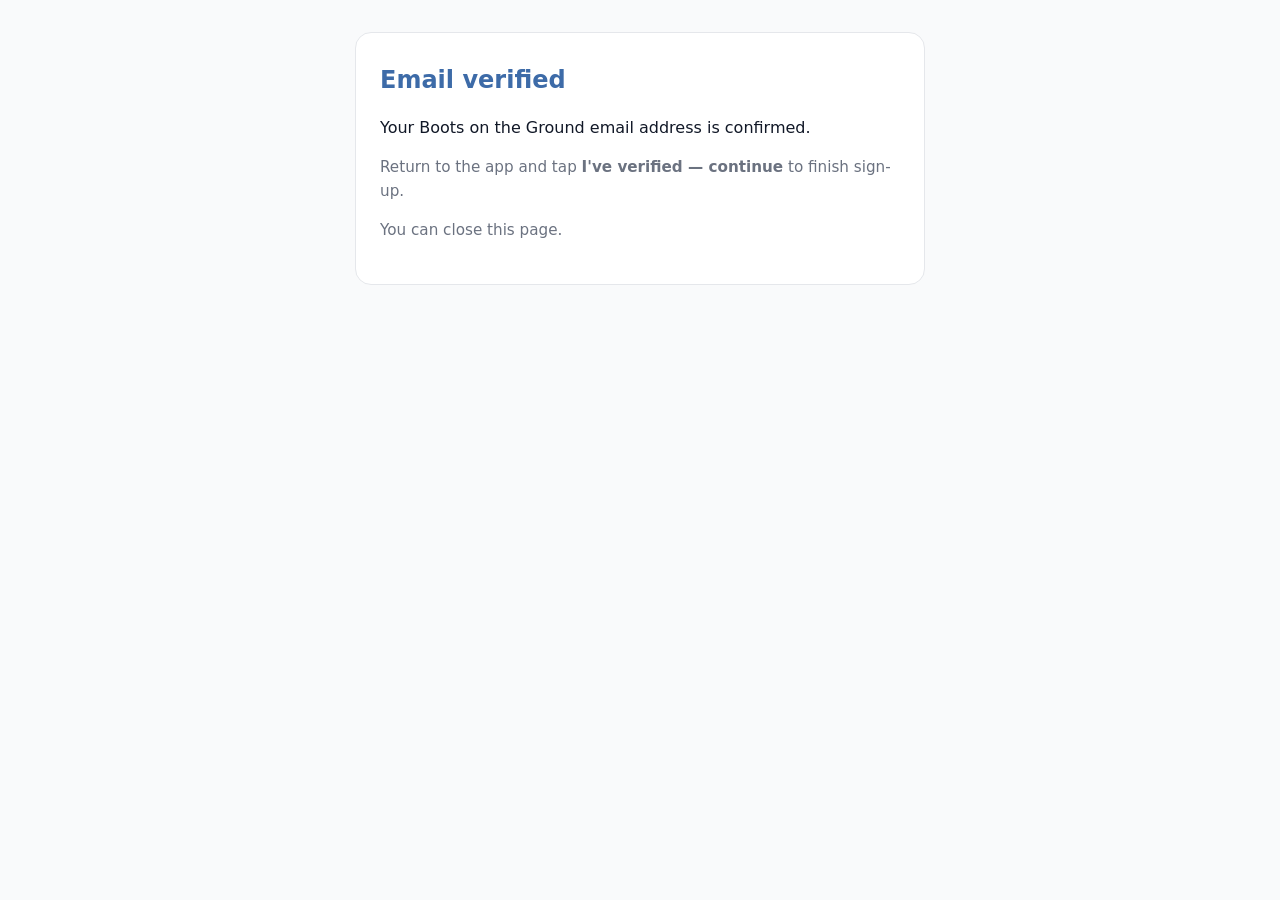
<file: email-verified.html>
<!DOCTYPE html>
<html lang="en">
<head>
  <meta charset="utf-8" />
  <meta name="viewport" content="width=device-width, initial-scale=1" />
  <title>Email verified — Boots on the Ground</title>
  <style>
    body {
      font-family: system-ui, -apple-system, sans-serif;
      background: #f9fafb;
      color: #111827;
      line-height: 1.6;
      margin: 0;
      padding: 32px 20px;
    }
    main {
      max-width: 520px;
      margin: 0 auto;
      background: #fff;
      border: 1px solid #e5e7eb;
      border-radius: 16px;
      padding: 28px 24px;
    }
    h1 {
      font-size: 1.5rem;
      color: #3d6ba8;
      margin-top: 0;
    }
    p { margin: 0 0 14px; }
    .muted { color: #6b7280; font-size: 0.95rem; }
  </style>
</head>
<body>
  <main>
    <h1>Email verified</h1>
    <p>Your Boots on the Ground email address is confirmed.</p>
    <p class="muted">Return to the app and tap <strong>I&apos;ve verified — continue</strong> to finish sign-up.</p>
    <p class="muted">You can close this page.</p>
  </main>
</body>
</html>
</file>
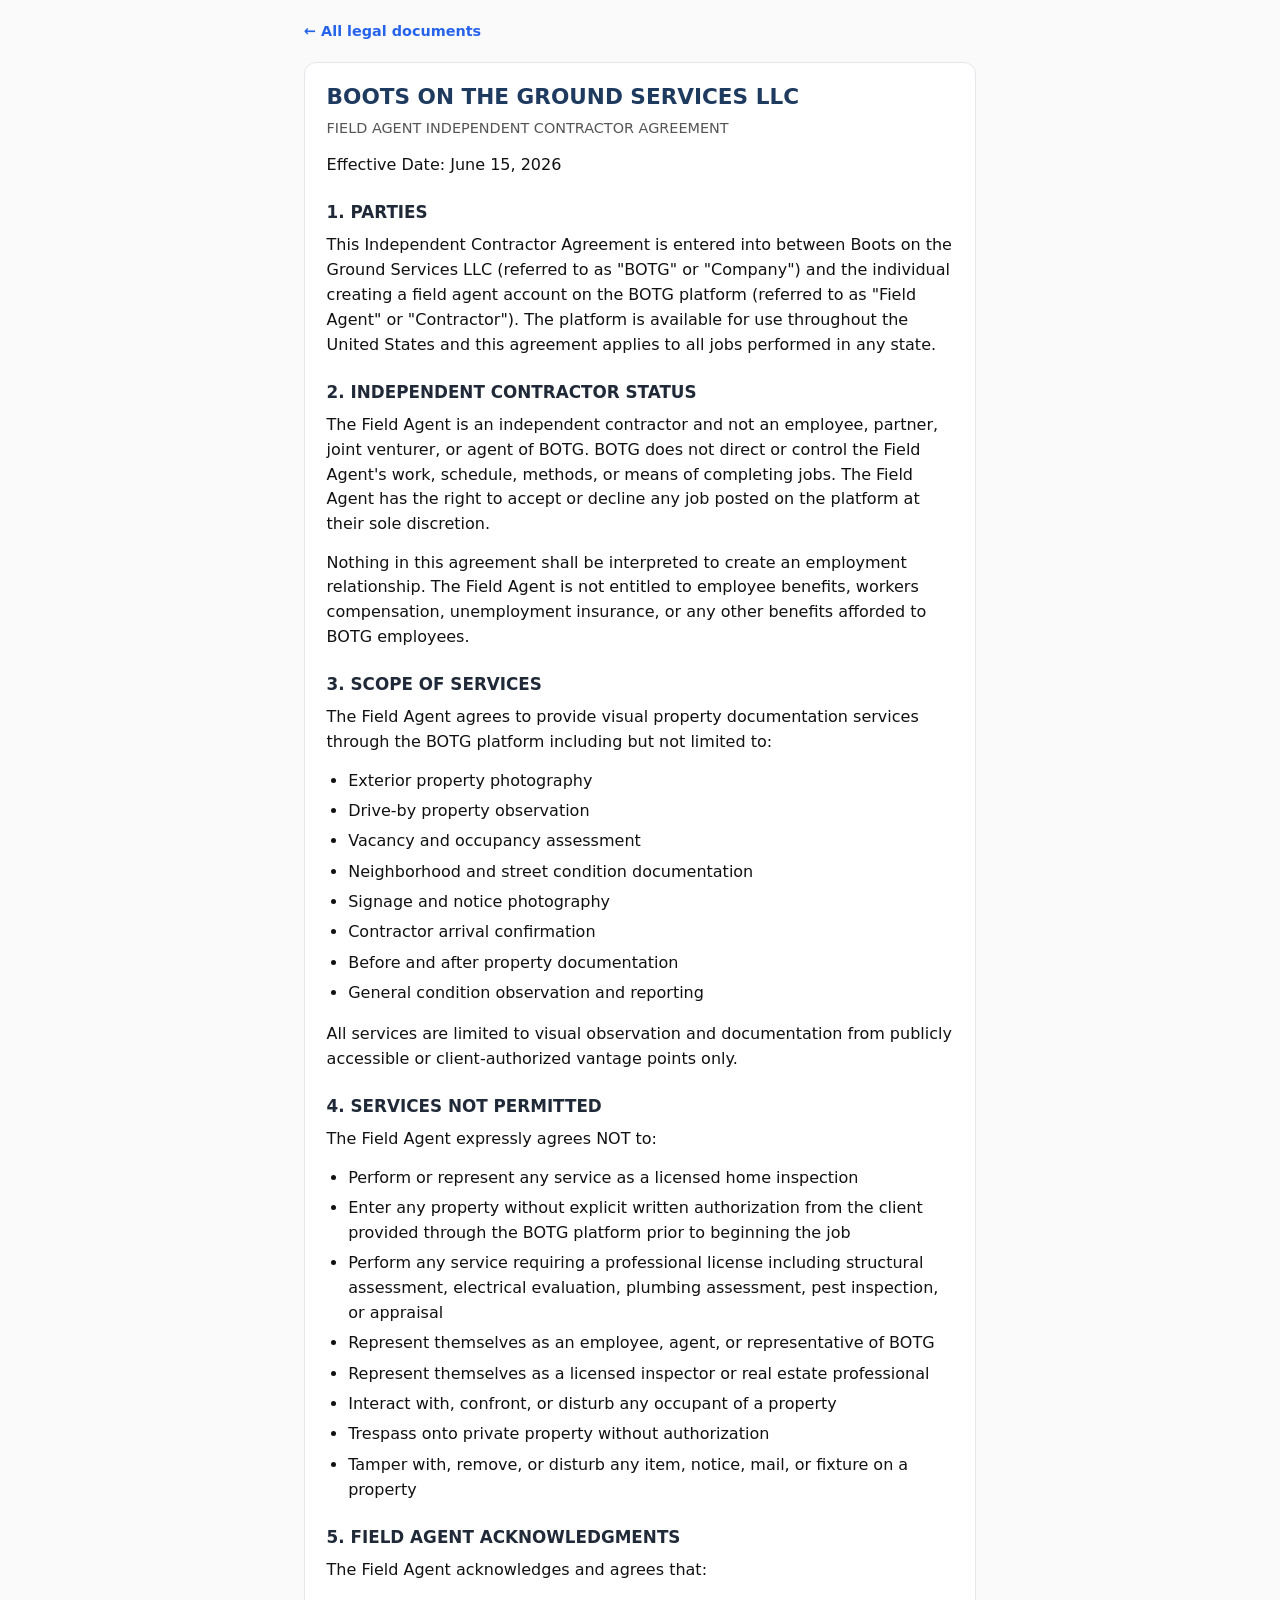
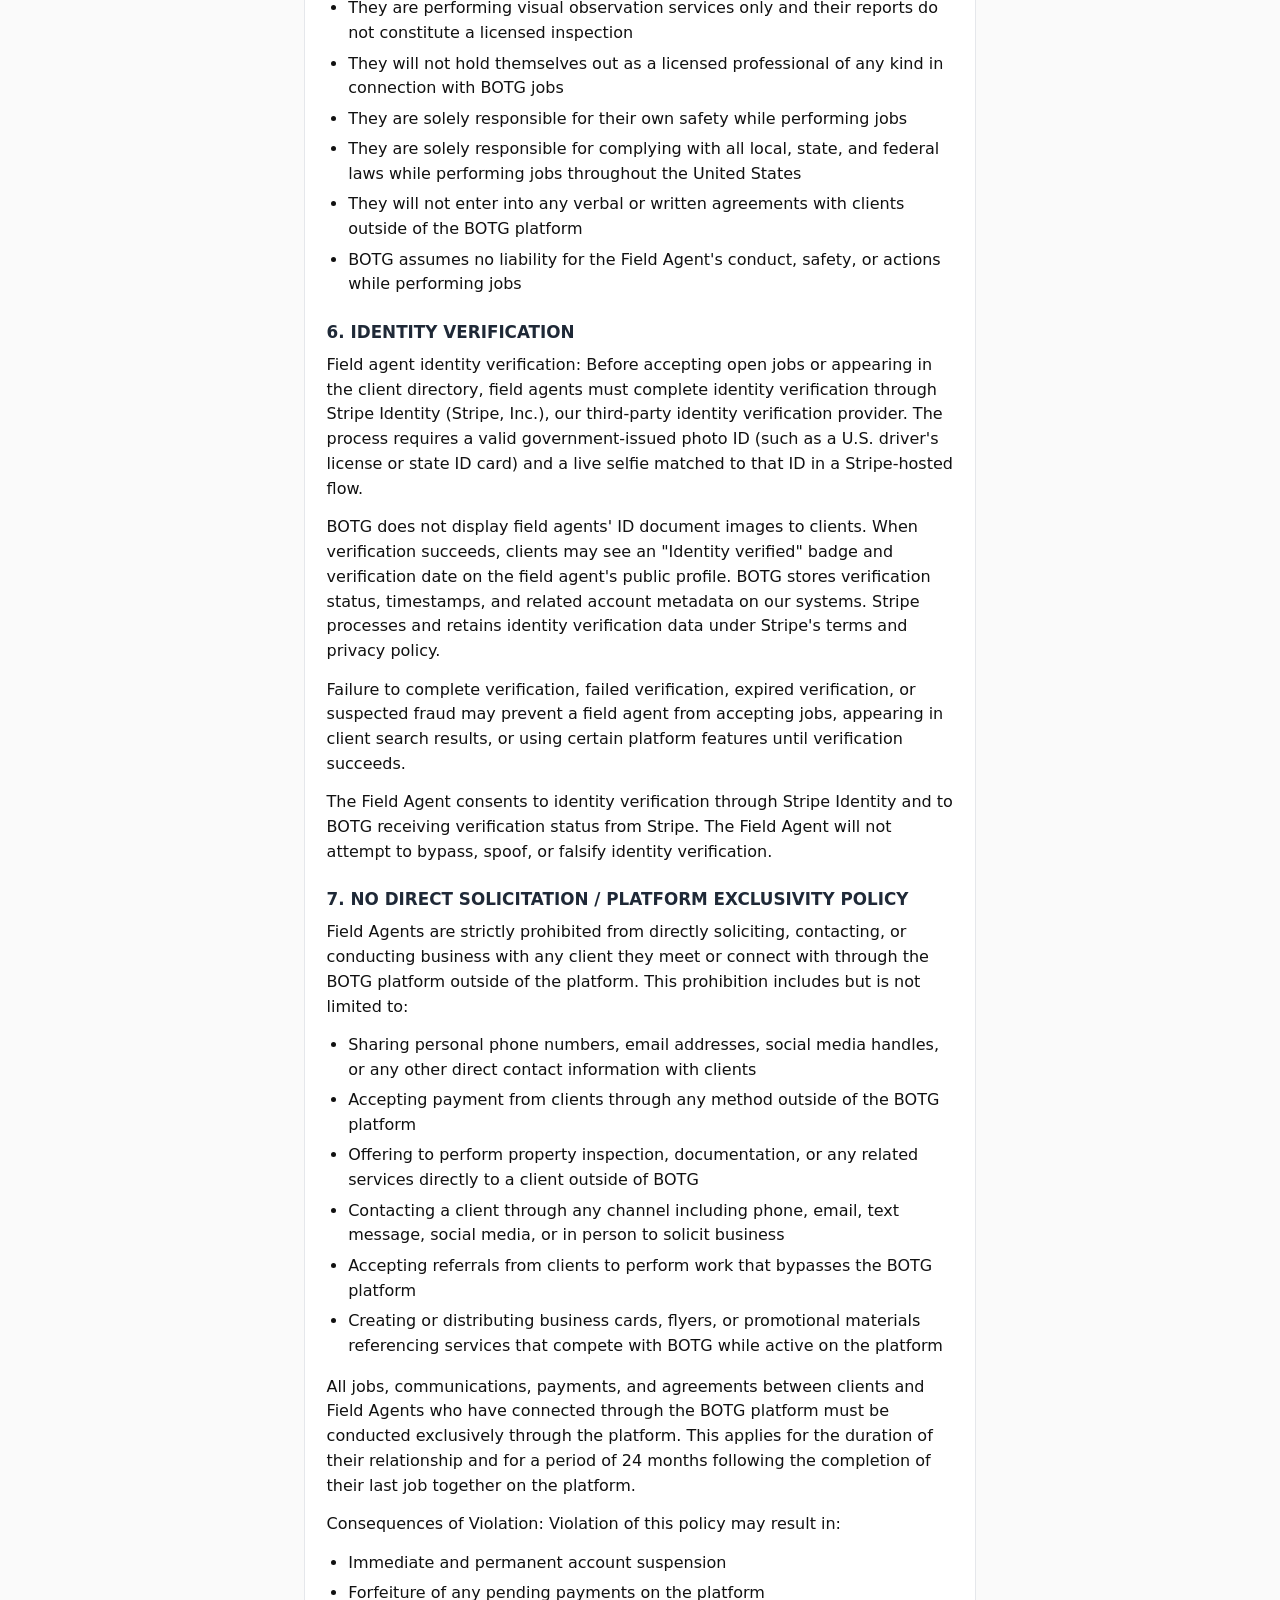
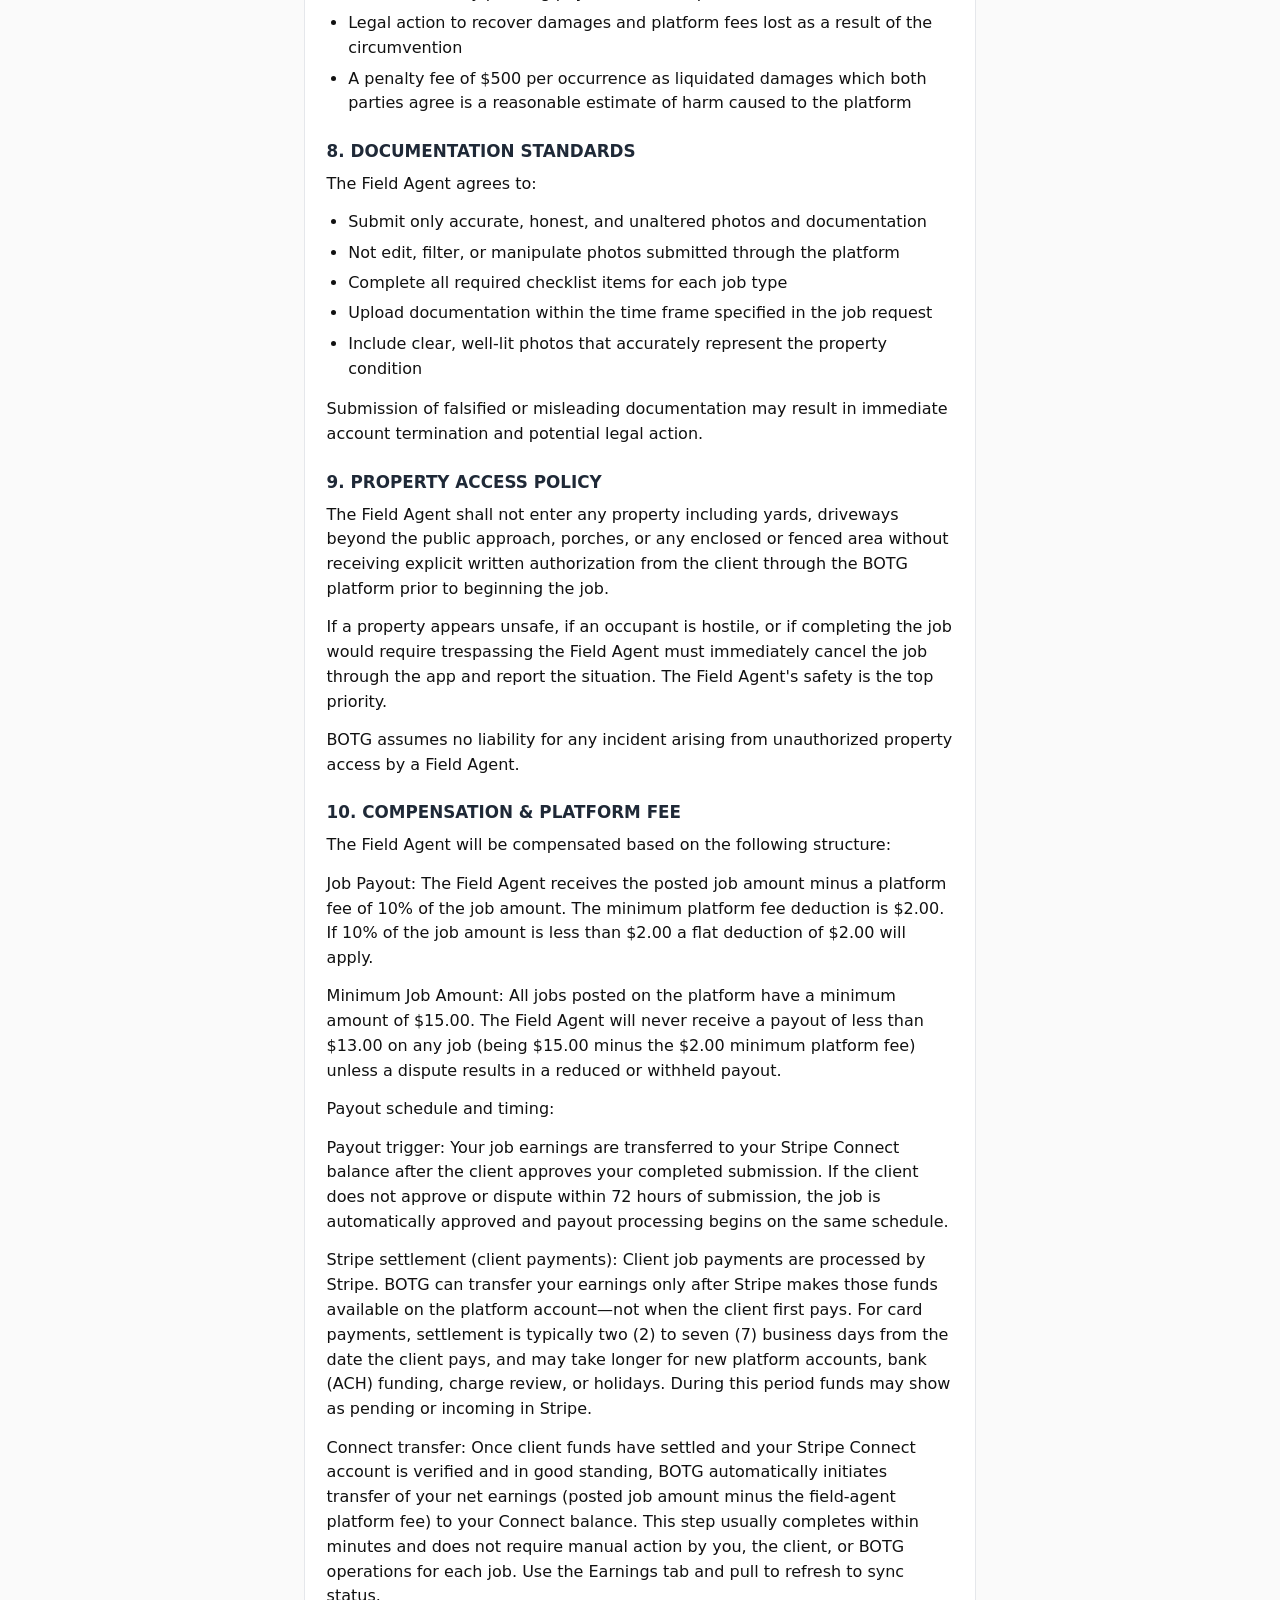
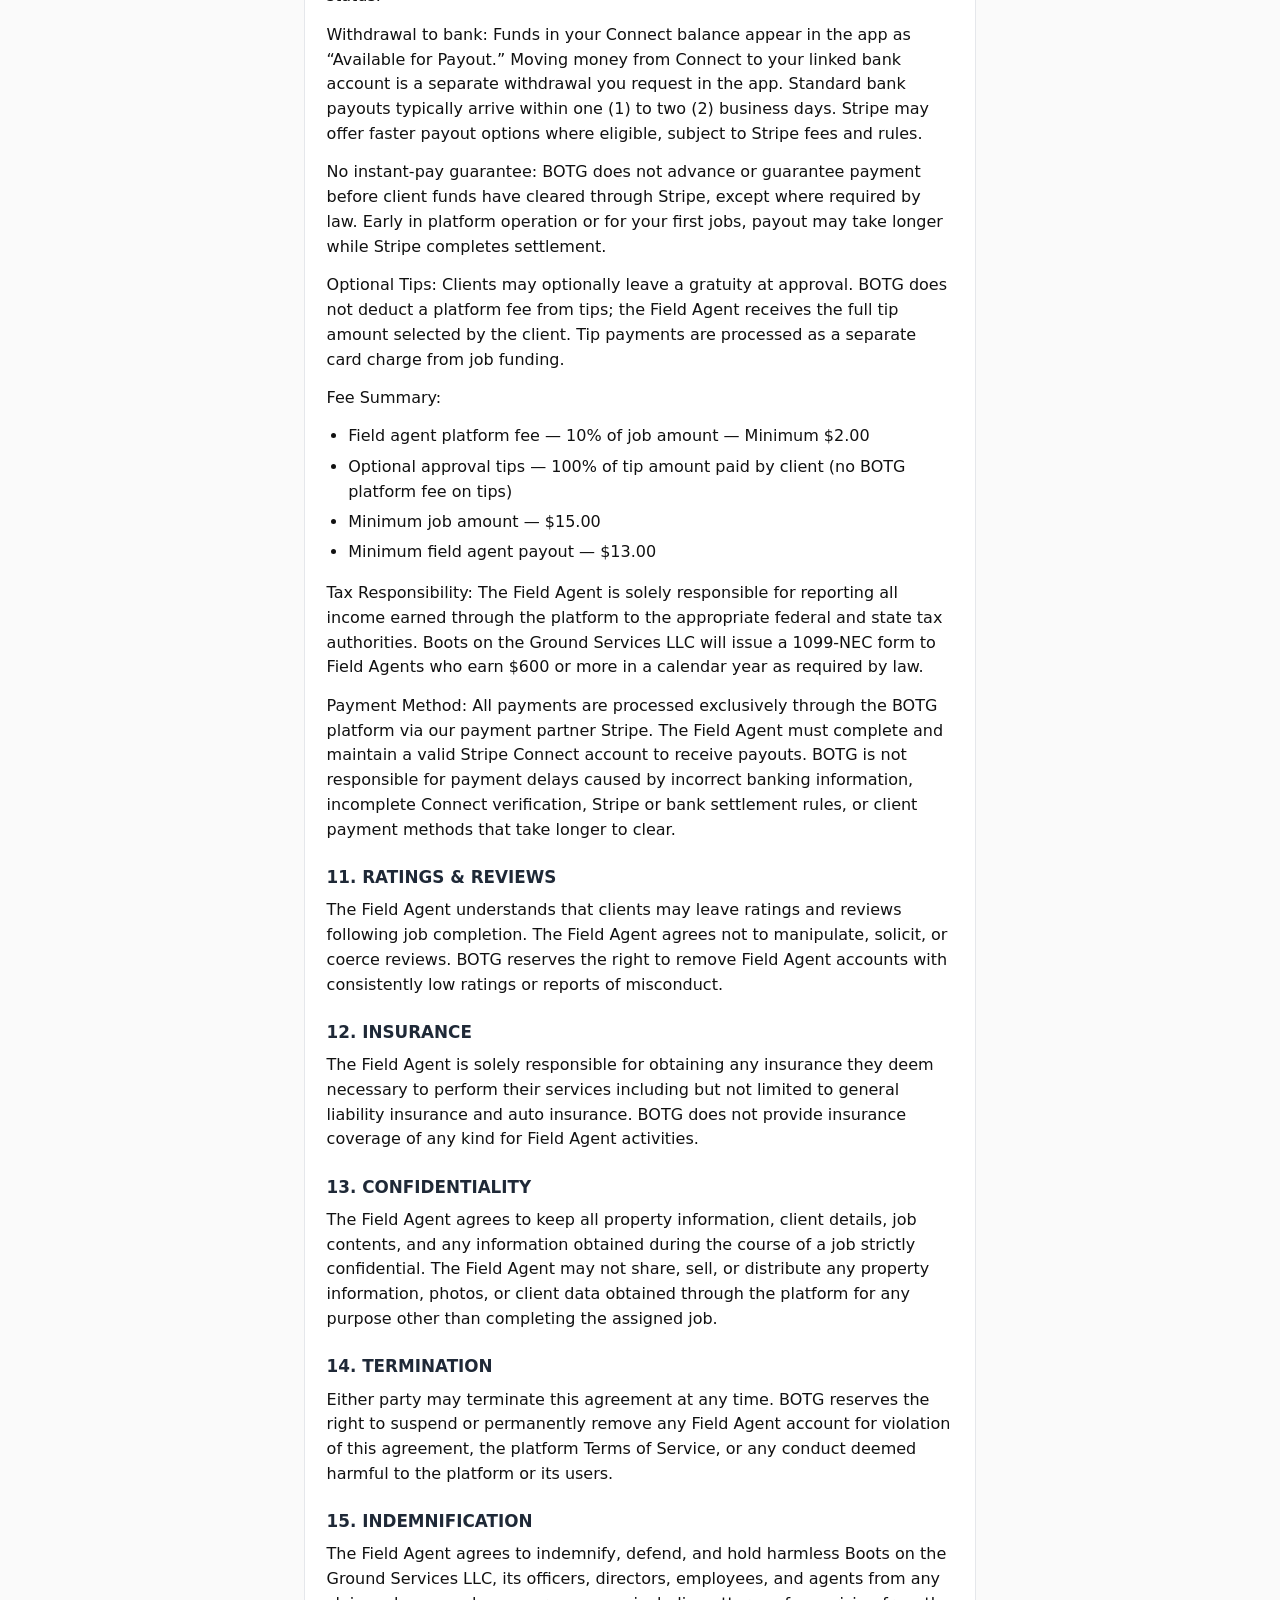
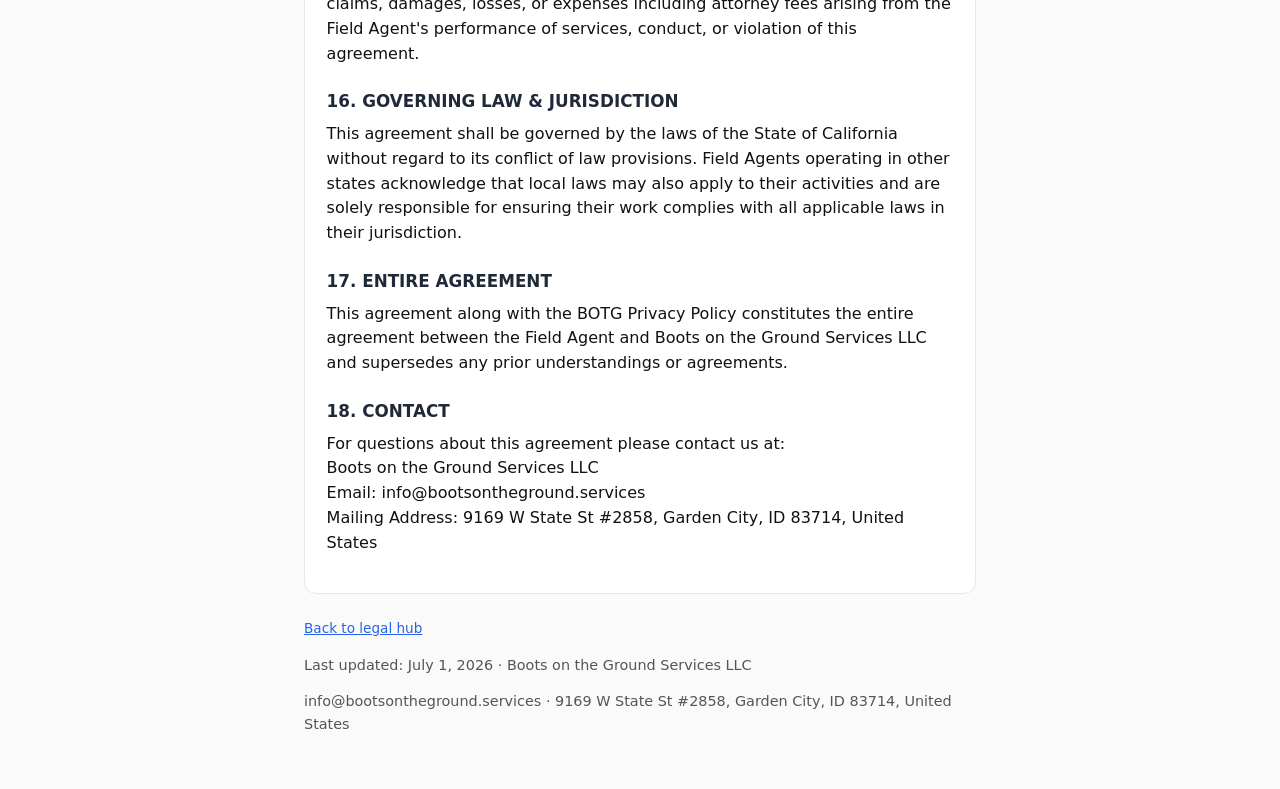
<file: field-agent-agreement.html>
<!DOCTYPE html>
<html lang="en">
<head>
  <meta charset="utf-8" />
  <meta name="viewport" content="width=device-width, initial-scale=1" />
  <title>Field Agent Independent Contractor Agreement — Boots on the Ground Services LLC</title>
  <link rel="stylesheet" href="legal.css" />
</head>
<body>
  <nav class="top-nav">
    <a href="index.html">← All legal documents</a>
  </nav>
  <article class="legal-doc">
<h1>BOOTS ON THE GROUND SERVICES LLC</h1>
<p class="meta">FIELD AGENT INDEPENDENT CONTRACTOR AGREEMENT</p>

<p>Effective Date: June 15, 2026</p>

<h2>1. PARTIES</h2>

<p>This Independent Contractor Agreement is entered into between Boots on the Ground Services LLC (referred to as &quot;BOTG&quot; or &quot;Company&quot;) and the individual creating a field agent account on the BOTG platform (referred to as &quot;Field Agent&quot; or &quot;Contractor&quot;). The platform is available for use throughout the United States and this agreement applies to all jobs performed in any state.</p>

<h2>2. INDEPENDENT CONTRACTOR STATUS</h2>

<p>The Field Agent is an independent contractor and not an employee, partner, joint venturer, or agent of BOTG. BOTG does not direct or control the Field Agent's work, schedule, methods, or means of completing jobs. The Field Agent has the right to accept or decline any job posted on the platform at their sole discretion.</p>

<p>Nothing in this agreement shall be interpreted to create an employment relationship. The Field Agent is not entitled to employee benefits, workers compensation, unemployment insurance, or any other benefits afforded to BOTG employees.</p>

<h2>3. SCOPE OF SERVICES</h2>

<p>The Field Agent agrees to provide visual property documentation services through the BOTG platform including but not limited to:</p>
<ul>
  <li>Exterior property photography</li>
  <li>Drive-by property observation</li>
  <li>Vacancy and occupancy assessment</li>
  <li>Neighborhood and street condition documentation</li>
  <li>Signage and notice photography</li>
  <li>Contractor arrival confirmation</li>
  <li>Before and after property documentation</li>
  <li>General condition observation and reporting</li>
</ul>

<p>All services are limited to visual observation and documentation from publicly accessible or client-authorized vantage points only.</p>

<h2>4. SERVICES NOT PERMITTED</h2>

<p>The Field Agent expressly agrees NOT to:</p>
<ul>
  <li>Perform or represent any service as a licensed home inspection</li>
  <li>Enter any property without explicit written authorization from the client provided through the BOTG platform prior to beginning the job</li>
  <li>Perform any service requiring a professional license including structural assessment, electrical evaluation, plumbing assessment, pest inspection, or appraisal</li>
  <li>Represent themselves as an employee, agent, or representative of BOTG</li>
  <li>Represent themselves as a licensed inspector or real estate professional</li>
  <li>Interact with, confront, or disturb any occupant of a property</li>
  <li>Trespass onto private property without authorization</li>
  <li>Tamper with, remove, or disturb any item, notice, mail, or fixture on a property</li>
</ul>

<h2>5. FIELD AGENT ACKNOWLEDGMENTS</h2>

<p>The Field Agent acknowledges and agrees that:</p>
<ul>
  <li>They are performing visual observation services only and their reports do not constitute a licensed inspection</li>
  <li>They will not hold themselves out as a licensed professional of any kind in connection with BOTG jobs</li>
  <li>They are solely responsible for their own safety while performing jobs</li>
  <li>They are solely responsible for complying with all local, state, and federal laws while performing jobs throughout the United States</li>
  <li>They will not enter into any verbal or written agreements with clients outside of the BOTG platform</li>
  <li>BOTG assumes no liability for the Field Agent's conduct, safety, or actions while performing jobs</li>
</ul>

<h2>6. IDENTITY VERIFICATION</h2>

<p>Field agent identity verification: Before accepting open jobs or appearing in the client directory, field agents must complete identity verification through Stripe Identity (Stripe, Inc.), our third-party identity verification provider. The process requires a valid government-issued photo ID (such as a U.S. driver's license or state ID card) and a live selfie matched to that ID in a Stripe-hosted flow.</p>

<p>BOTG does not display field agents' ID document images to clients. When verification succeeds, clients may see an &quot;Identity verified&quot; badge and verification date on the field agent's public profile. BOTG stores verification status, timestamps, and related account metadata on our systems. Stripe processes and retains identity verification data under Stripe's terms and privacy policy.</p>

<p>Failure to complete verification, failed verification, expired verification, or suspected fraud may prevent a field agent from accepting jobs, appearing in client search results, or using certain platform features until verification succeeds.</p>

<p>The Field Agent consents to identity verification through Stripe Identity and to BOTG receiving verification status from Stripe. The Field Agent will not attempt to bypass, spoof, or falsify identity verification.</p>

<h2>7. NO DIRECT SOLICITATION / PLATFORM EXCLUSIVITY POLICY</h2>

<p>Field Agents are strictly prohibited from directly soliciting, contacting, or conducting business with any client they meet or connect with through the BOTG platform outside of the platform. This prohibition includes but is not limited to:</p>
<ul>
  <li>Sharing personal phone numbers, email addresses, social media handles, or any other direct contact information with clients</li>
  <li>Accepting payment from clients through any method outside of the BOTG platform</li>
  <li>Offering to perform property inspection, documentation, or any related services directly to a client outside of BOTG</li>
  <li>Contacting a client through any channel including phone, email, text message, social media, or in person to solicit business</li>
  <li>Accepting referrals from clients to perform work that bypasses the BOTG platform</li>
  <li>Creating or distributing business cards, flyers, or promotional materials referencing services that compete with BOTG while active on the platform</li>
</ul>

<p>All jobs, communications, payments, and agreements between clients and Field Agents who have connected through the BOTG platform must be conducted exclusively through the platform. This applies for the duration of their relationship and for a period of 24 months following the completion of their last job together on the platform.</p>

<p>Consequences of Violation: Violation of this policy may result in:</p>
<ul>
  <li>Immediate and permanent account suspension</li>
  <li>Forfeiture of any pending payments on the platform</li>
  <li>Legal action to recover damages and platform fees lost as a result of the circumvention</li>
  <li>A penalty fee of $500 per occurrence as liquidated damages which both parties agree is a reasonable estimate of harm caused to the platform</li>
</ul>

<h2>8. DOCUMENTATION STANDARDS</h2>

<p>The Field Agent agrees to:</p>
<ul>
  <li>Submit only accurate, honest, and unaltered photos and documentation</li>
  <li>Not edit, filter, or manipulate photos submitted through the platform</li>
  <li>Complete all required checklist items for each job type</li>
  <li>Upload documentation within the time frame specified in the job request</li>
  <li>Include clear, well-lit photos that accurately represent the property condition</li>
</ul>

<p>Submission of falsified or misleading documentation may result in immediate account termination and potential legal action.</p>

<h2>9. PROPERTY ACCESS POLICY</h2>

<p>The Field Agent shall not enter any property including yards, driveways beyond the public approach, porches, or any enclosed or fenced area without receiving explicit written authorization from the client through the BOTG platform prior to beginning the job.</p>

<p>If a property appears unsafe, if an occupant is hostile, or if completing the job would require trespassing the Field Agent must immediately cancel the job through the app and report the situation. The Field Agent's safety is the top priority.</p>

<p>BOTG assumes no liability for any incident arising from unauthorized property access by a Field Agent.</p>

<h2>10. COMPENSATION &amp; PLATFORM FEE</h2>

<p>The Field Agent will be compensated based on the following structure:</p>

<p>Job Payout: The Field Agent receives the posted job amount minus a platform fee of 10% of the job amount. The minimum platform fee deduction is $2.00. If 10% of the job amount is less than $2.00 a flat deduction of $2.00 will apply.</p>

<p>Minimum Job Amount: All jobs posted on the platform have a minimum amount of $15.00. The Field Agent will never receive a payout of less than $13.00 on any job (being $15.00 minus the $2.00 minimum platform fee) unless a dispute results in a reduced or withheld payout.</p>

<p>Payout schedule and timing:</p>

<p>Payout trigger: Your job earnings are transferred to your Stripe Connect balance after the client approves your completed submission. If the client does not approve or dispute within 72 hours of submission, the job is automatically approved and payout processing begins on the same schedule.</p>

<p>Stripe settlement (client payments): Client job payments are processed by Stripe. BOTG can transfer your earnings only after Stripe makes those funds available on the platform account—not when the client first pays. For card payments, settlement is typically two (2) to seven (7) business days from the date the client pays, and may take longer for new platform accounts, bank (ACH) funding, charge review, or holidays. During this period funds may show as pending or incoming in Stripe.</p>

<p>Connect transfer: Once client funds have settled and your Stripe Connect account is verified and in good standing, BOTG automatically initiates transfer of your net earnings (posted job amount minus the field-agent platform fee) to your Connect balance. This step usually completes within minutes and does not require manual action by you, the client, or BOTG operations for each job. Use the Earnings tab and pull to refresh to sync status.</p>

<p>Withdrawal to bank: Funds in your Connect balance appear in the app as “Available for Payout.” Moving money from Connect to your linked bank account is a separate withdrawal you request in the app. Standard bank payouts typically arrive within one (1) to two (2) business days. Stripe may offer faster payout options where eligible, subject to Stripe fees and rules.</p>

<p>No instant-pay guarantee: BOTG does not advance or guarantee payment before client funds have cleared through Stripe, except where required by law. Early in platform operation or for your first jobs, payout may take longer while Stripe completes settlement.</p>

<p>Optional Tips: Clients may optionally leave a gratuity at approval. BOTG does not deduct a platform fee from tips; the Field Agent receives the full tip amount selected by the client. Tip payments are processed as a separate card charge from job funding.</p>

<p>Fee Summary:</p>
<ul>
  <li>Field agent platform fee — 10% of job amount — Minimum $2.00</li>
  <li>Optional approval tips — 100% of tip amount paid by client (no BOTG platform fee on tips)</li>
  <li>Minimum job amount — $15.00</li>
  <li>Minimum field agent payout — $13.00</li>
</ul>

<p>Tax Responsibility: The Field Agent is solely responsible for reporting all income earned through the platform to the appropriate federal and state tax authorities. Boots on the Ground Services LLC will issue a 1099-NEC form to Field Agents who earn $600 or more in a calendar year as required by law.</p>

<p>Payment Method: All payments are processed exclusively through the BOTG platform via our payment partner Stripe. The Field Agent must complete and maintain a valid Stripe Connect account to receive payouts. BOTG is not responsible for payment delays caused by incorrect banking information, incomplete Connect verification, Stripe or bank settlement rules, or client payment methods that take longer to clear.</p>

<h2>11. RATINGS &amp; REVIEWS</h2>

<p>The Field Agent understands that clients may leave ratings and reviews following job completion. The Field Agent agrees not to manipulate, solicit, or coerce reviews. BOTG reserves the right to remove Field Agent accounts with consistently low ratings or reports of misconduct.</p>

<h2>12. INSURANCE</h2>

<p>The Field Agent is solely responsible for obtaining any insurance they deem necessary to perform their services including but not limited to general liability insurance and auto insurance. BOTG does not provide insurance coverage of any kind for Field Agent activities.</p>

<h2>13. CONFIDENTIALITY</h2>

<p>The Field Agent agrees to keep all property information, client details, job contents, and any information obtained during the course of a job strictly confidential. The Field Agent may not share, sell, or distribute any property information, photos, or client data obtained through the platform for any purpose other than completing the assigned job.</p>

<h2>14. TERMINATION</h2>

<p>Either party may terminate this agreement at any time. BOTG reserves the right to suspend or permanently remove any Field Agent account for violation of this agreement, the platform Terms of Service, or any conduct deemed harmful to the platform or its users.</p>

<h2>15. INDEMNIFICATION</h2>

<p>The Field Agent agrees to indemnify, defend, and hold harmless Boots on the Ground Services LLC, its officers, directors, employees, and agents from any claims, damages, losses, or expenses including attorney fees arising from the Field Agent's performance of services, conduct, or violation of this agreement.</p>

<h2>16. GOVERNING LAW &amp; JURISDICTION</h2>

<p>This agreement shall be governed by the laws of the State of California without regard to its conflict of law provisions. Field Agents operating in other states acknowledge that local laws may also apply to their activities and are solely responsible for ensuring their work complies with all applicable laws in their jurisdiction.</p>

<h2>17. ENTIRE AGREEMENT</h2>

<p>This agreement along with the BOTG Privacy Policy constitutes the entire agreement between the Field Agent and Boots on the Ground Services LLC and supersedes any prior understandings or agreements.</p>

<h2>18. CONTACT</h2>

<p>For questions about this agreement please contact us at:<br />Boots on the Ground Services LLC<br />Email: info@bootsontheground.services<br />Mailing Address: 9169 W State St #2858, Garden City, ID 83714, United States</p>
  </article>
  <footer class="page-footer">
    <p><a href="index.html">Back to legal hub</a></p>
    <p class="meta">Last updated: July 1, 2026 · Boots on the Ground Services LLC</p>
    <p class="meta">info@bootsontheground.services · 9169 W State St #2858, Garden City, ID 83714, United States</p>
  </footer>
</body>
</html>
</file>
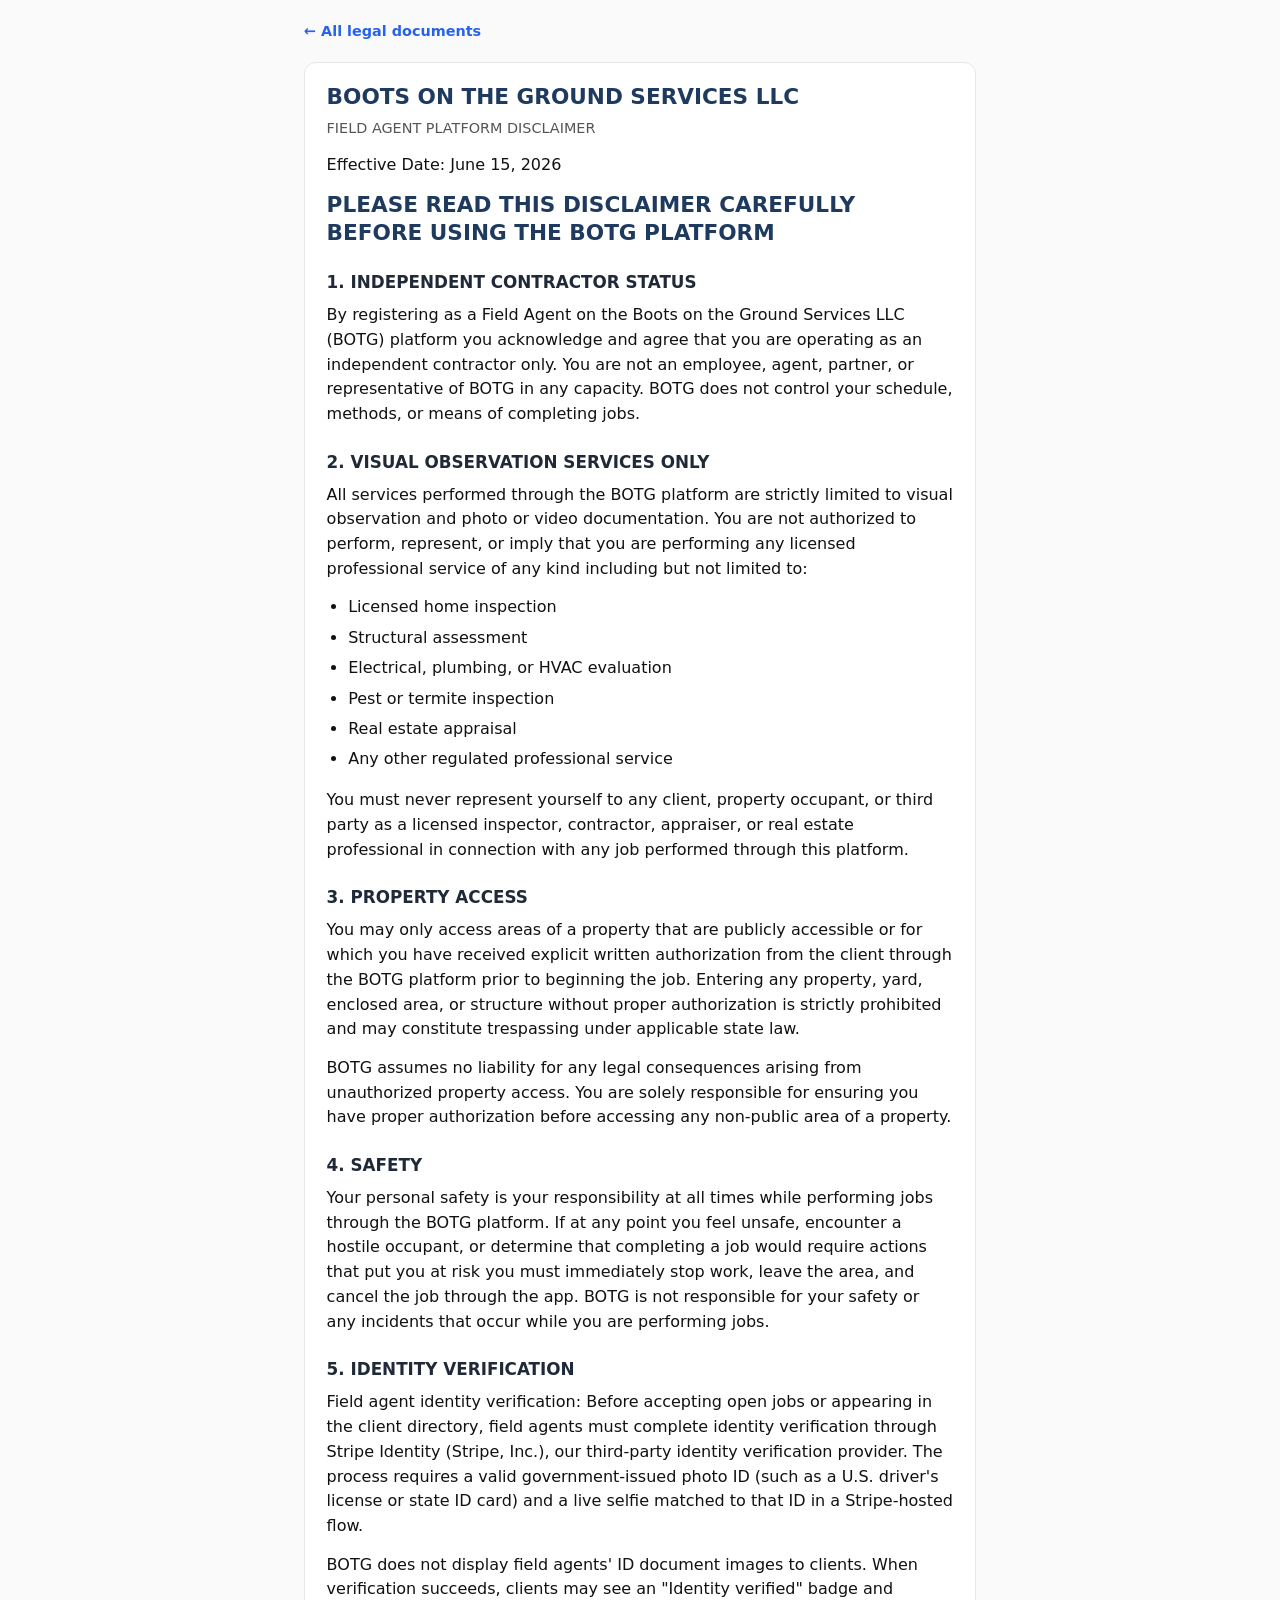
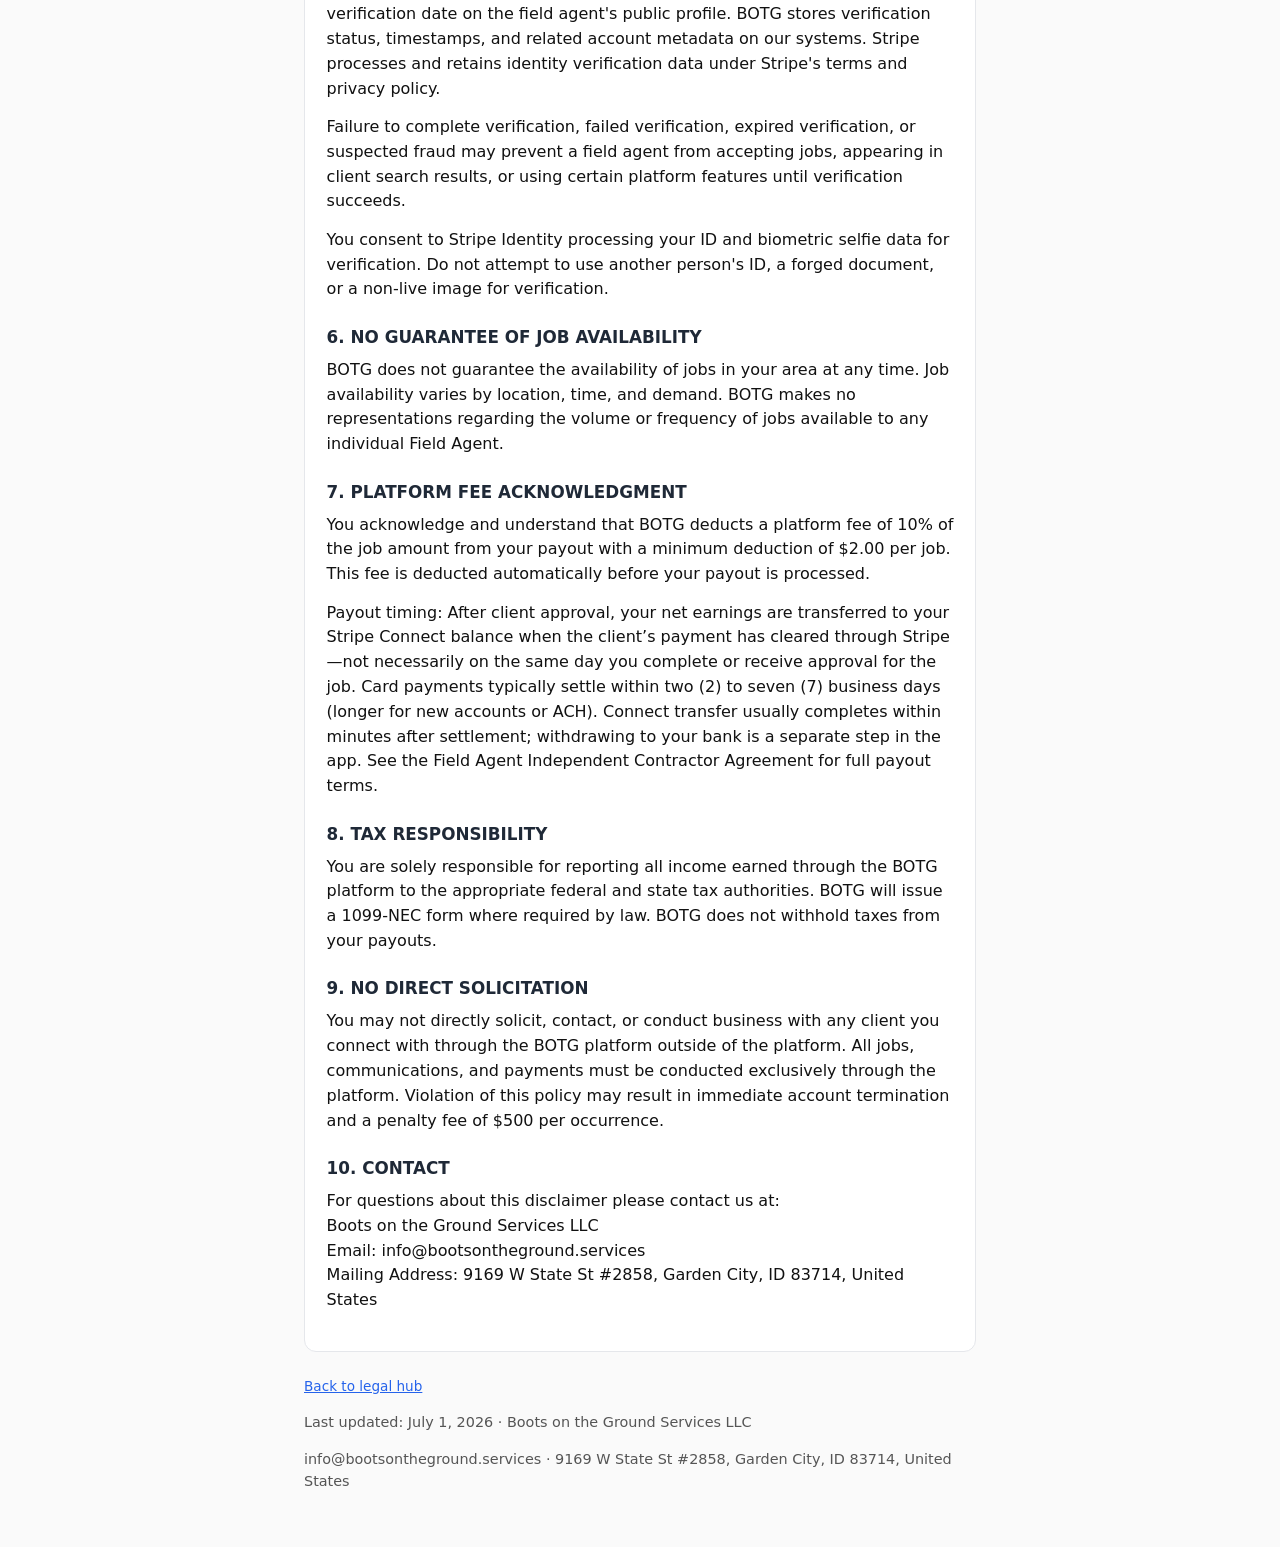
<file: field-agent-disclaimer.html>
<!DOCTYPE html>
<html lang="en">
<head>
  <meta charset="utf-8" />
  <meta name="viewport" content="width=device-width, initial-scale=1" />
  <title>Field Agent Platform Disclaimer — Boots on the Ground Services LLC</title>
  <link rel="stylesheet" href="legal.css" />
</head>
<body>
  <nav class="top-nav">
    <a href="index.html">← All legal documents</a>
  </nav>
  <article class="legal-doc">
<h1>BOOTS ON THE GROUND SERVICES LLC</h1>
<p class="meta">FIELD AGENT PLATFORM DISCLAIMER</p>

<p>Effective Date: June 15, 2026</p>

<h1>PLEASE READ THIS DISCLAIMER CAREFULLY BEFORE USING THE BOTG PLATFORM</h1>

<h2>1. INDEPENDENT CONTRACTOR STATUS</h2>

<p>By registering as a Field Agent on the Boots on the Ground Services LLC (BOTG) platform you acknowledge and agree that you are operating as an independent contractor only. You are not an employee, agent, partner, or representative of BOTG in any capacity. BOTG does not control your schedule, methods, or means of completing jobs.</p>

<h2>2. VISUAL OBSERVATION SERVICES ONLY</h2>

<p>All services performed through the BOTG platform are strictly limited to visual observation and photo or video documentation. You are not authorized to perform, represent, or imply that you are performing any licensed professional service of any kind including but not limited to:</p>
<ul>
  <li>Licensed home inspection</li>
  <li>Structural assessment</li>
  <li>Electrical, plumbing, or HVAC evaluation</li>
  <li>Pest or termite inspection</li>
  <li>Real estate appraisal</li>
  <li>Any other regulated professional service</li>
</ul>

<p>You must never represent yourself to any client, property occupant, or third party as a licensed inspector, contractor, appraiser, or real estate professional in connection with any job performed through this platform.</p>

<h2>3. PROPERTY ACCESS</h2>

<p>You may only access areas of a property that are publicly accessible or for which you have received explicit written authorization from the client through the BOTG platform prior to beginning the job. Entering any property, yard, enclosed area, or structure without proper authorization is strictly prohibited and may constitute trespassing under applicable state law.</p>

<p>BOTG assumes no liability for any legal consequences arising from unauthorized property access. You are solely responsible for ensuring you have proper authorization before accessing any non-public area of a property.</p>

<h2>4. SAFETY</h2>

<p>Your personal safety is your responsibility at all times while performing jobs through the BOTG platform. If at any point you feel unsafe, encounter a hostile occupant, or determine that completing a job would require actions that put you at risk you must immediately stop work, leave the area, and cancel the job through the app. BOTG is not responsible for your safety or any incidents that occur while you are performing jobs.</p>

<h2>5. IDENTITY VERIFICATION</h2>

<p>Field agent identity verification: Before accepting open jobs or appearing in the client directory, field agents must complete identity verification through Stripe Identity (Stripe, Inc.), our third-party identity verification provider. The process requires a valid government-issued photo ID (such as a U.S. driver's license or state ID card) and a live selfie matched to that ID in a Stripe-hosted flow.</p>

<p>BOTG does not display field agents' ID document images to clients. When verification succeeds, clients may see an &quot;Identity verified&quot; badge and verification date on the field agent's public profile. BOTG stores verification status, timestamps, and related account metadata on our systems. Stripe processes and retains identity verification data under Stripe's terms and privacy policy.</p>

<p>Failure to complete verification, failed verification, expired verification, or suspected fraud may prevent a field agent from accepting jobs, appearing in client search results, or using certain platform features until verification succeeds.</p>

<p>You consent to Stripe Identity processing your ID and biometric selfie data for verification. Do not attempt to use another person's ID, a forged document, or a non-live image for verification.</p>

<h2>6. NO GUARANTEE OF JOB AVAILABILITY</h2>

<p>BOTG does not guarantee the availability of jobs in your area at any time. Job availability varies by location, time, and demand. BOTG makes no representations regarding the volume or frequency of jobs available to any individual Field Agent.</p>

<h2>7. PLATFORM FEE ACKNOWLEDGMENT</h2>

<p>You acknowledge and understand that BOTG deducts a platform fee of 10% of the job amount from your payout with a minimum deduction of $2.00 per job. This fee is deducted automatically before your payout is processed.</p>

<p>Payout timing: After client approval, your net earnings are transferred to your Stripe Connect balance when the client’s payment has cleared through Stripe—not necessarily on the same day you complete or receive approval for the job. Card payments typically settle within two (2) to seven (7) business days (longer for new accounts or ACH). Connect transfer usually completes within minutes after settlement; withdrawing to your bank is a separate step in the app. See the Field Agent Independent Contractor Agreement for full payout terms.</p>

<h2>8. TAX RESPONSIBILITY</h2>

<p>You are solely responsible for reporting all income earned through the BOTG platform to the appropriate federal and state tax authorities. BOTG will issue a 1099-NEC form where required by law. BOTG does not withhold taxes from your payouts.</p>

<h2>9. NO DIRECT SOLICITATION</h2>

<p>You may not directly solicit, contact, or conduct business with any client you connect with through the BOTG platform outside of the platform. All jobs, communications, and payments must be conducted exclusively through the platform. Violation of this policy may result in immediate account termination and a penalty fee of $500 per occurrence.</p>

<h2>10. CONTACT</h2>

<p>For questions about this disclaimer please contact us at:<br />Boots on the Ground Services LLC<br />Email: info@bootsontheground.services<br />Mailing Address: 9169 W State St #2858, Garden City, ID 83714, United States</p>
  </article>
  <footer class="page-footer">
    <p><a href="index.html">Back to legal hub</a></p>
    <p class="meta">Last updated: July 1, 2026 · Boots on the Ground Services LLC</p>
    <p class="meta">info@bootsontheground.services · 9169 W State St #2858, Garden City, ID 83714, United States</p>
  </footer>
</body>
</html>
</file>
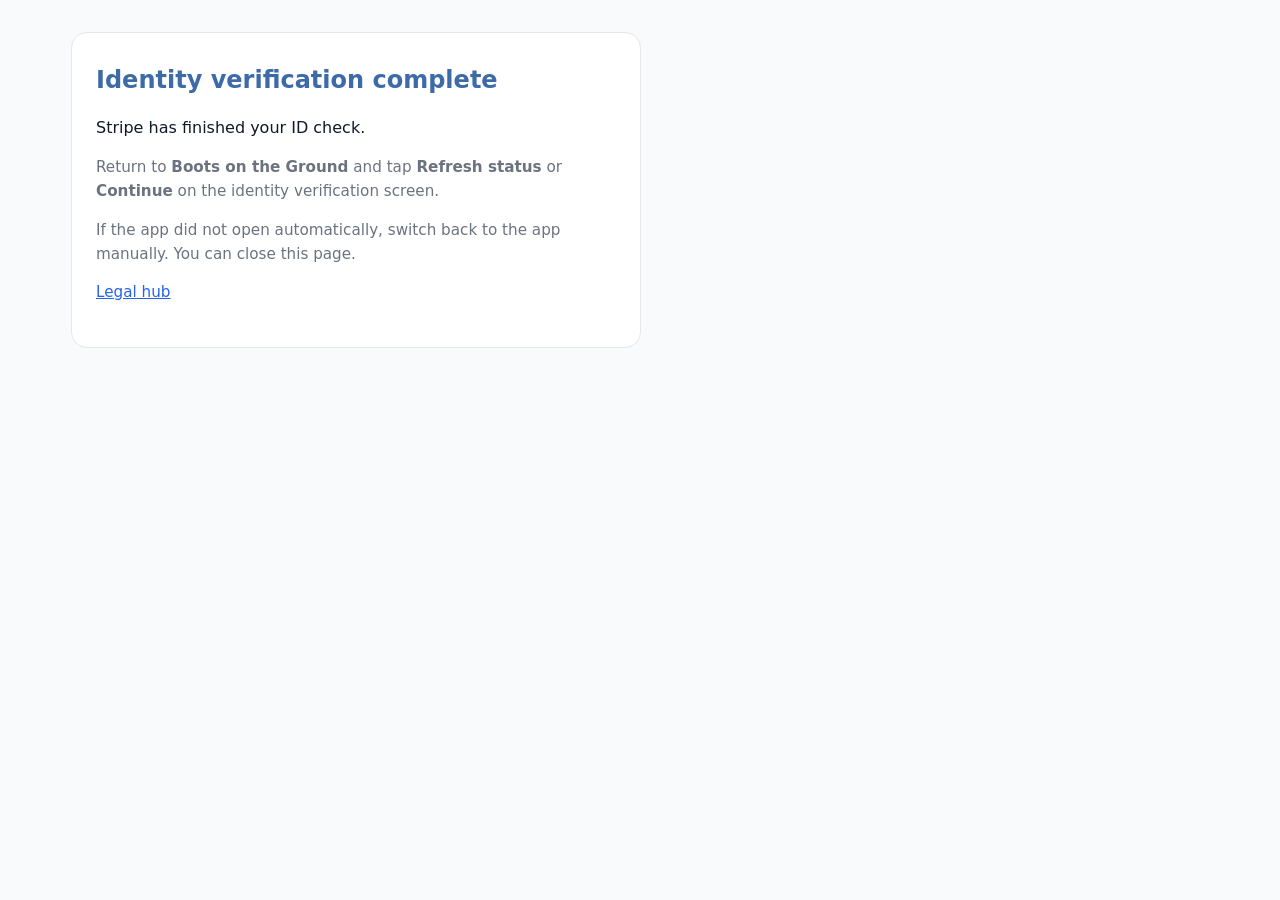
<file: identity-return.html>
<!DOCTYPE html>
<html lang="en">
<head>
  <meta charset="utf-8" />
  <meta name="viewport" content="width=device-width, initial-scale=1" />
  <title>Identity verification — Boots on the Ground</title>
  <link rel="stylesheet" href="legal.css" />
  <style>
    body {
      font-family: system-ui, -apple-system, sans-serif;
      background: #f9fafb;
      color: #111827;
      line-height: 1.6;
      margin: 0;
      padding: 32px 20px;
    }
    main {
      max-width: 520px;
      margin: 0 auto;
      background: #fff;
      border: 1px solid #e5e7eb;
      border-radius: 16px;
      padding: 28px 24px;
    }
    h1 {
      font-size: 1.5rem;
      color: #3d6ba8;
      margin-top: 0;
    }
    p { margin: 0 0 14px; }
    .muted { color: #6b7280; font-size: 0.95rem; }
    a { color: #2563eb; }
  </style>
</head>
<body>
  <main>
    <h1>Identity verification complete</h1>
    <p>Stripe has finished your ID check.</p>
    <p class="muted">
      Return to <strong>Boots on the Ground</strong> and tap <strong>Refresh status</strong> or
      <strong>Continue</strong> on the identity verification screen.
    </p>
    <p class="muted">If the app did not open automatically, switch back to the app manually. You can close this page.</p>
    <p class="muted"><a href="index.html">Legal hub</a></p>
  </main>
  <script>
    // Deep-link back into the app after content is visible (Safari / in-app browser after Stripe).
    setTimeout(function () {
      window.location.href = 'myapp://stripe-identity-return';
    }, 600);
  </script>
</body>
</html>
</file>
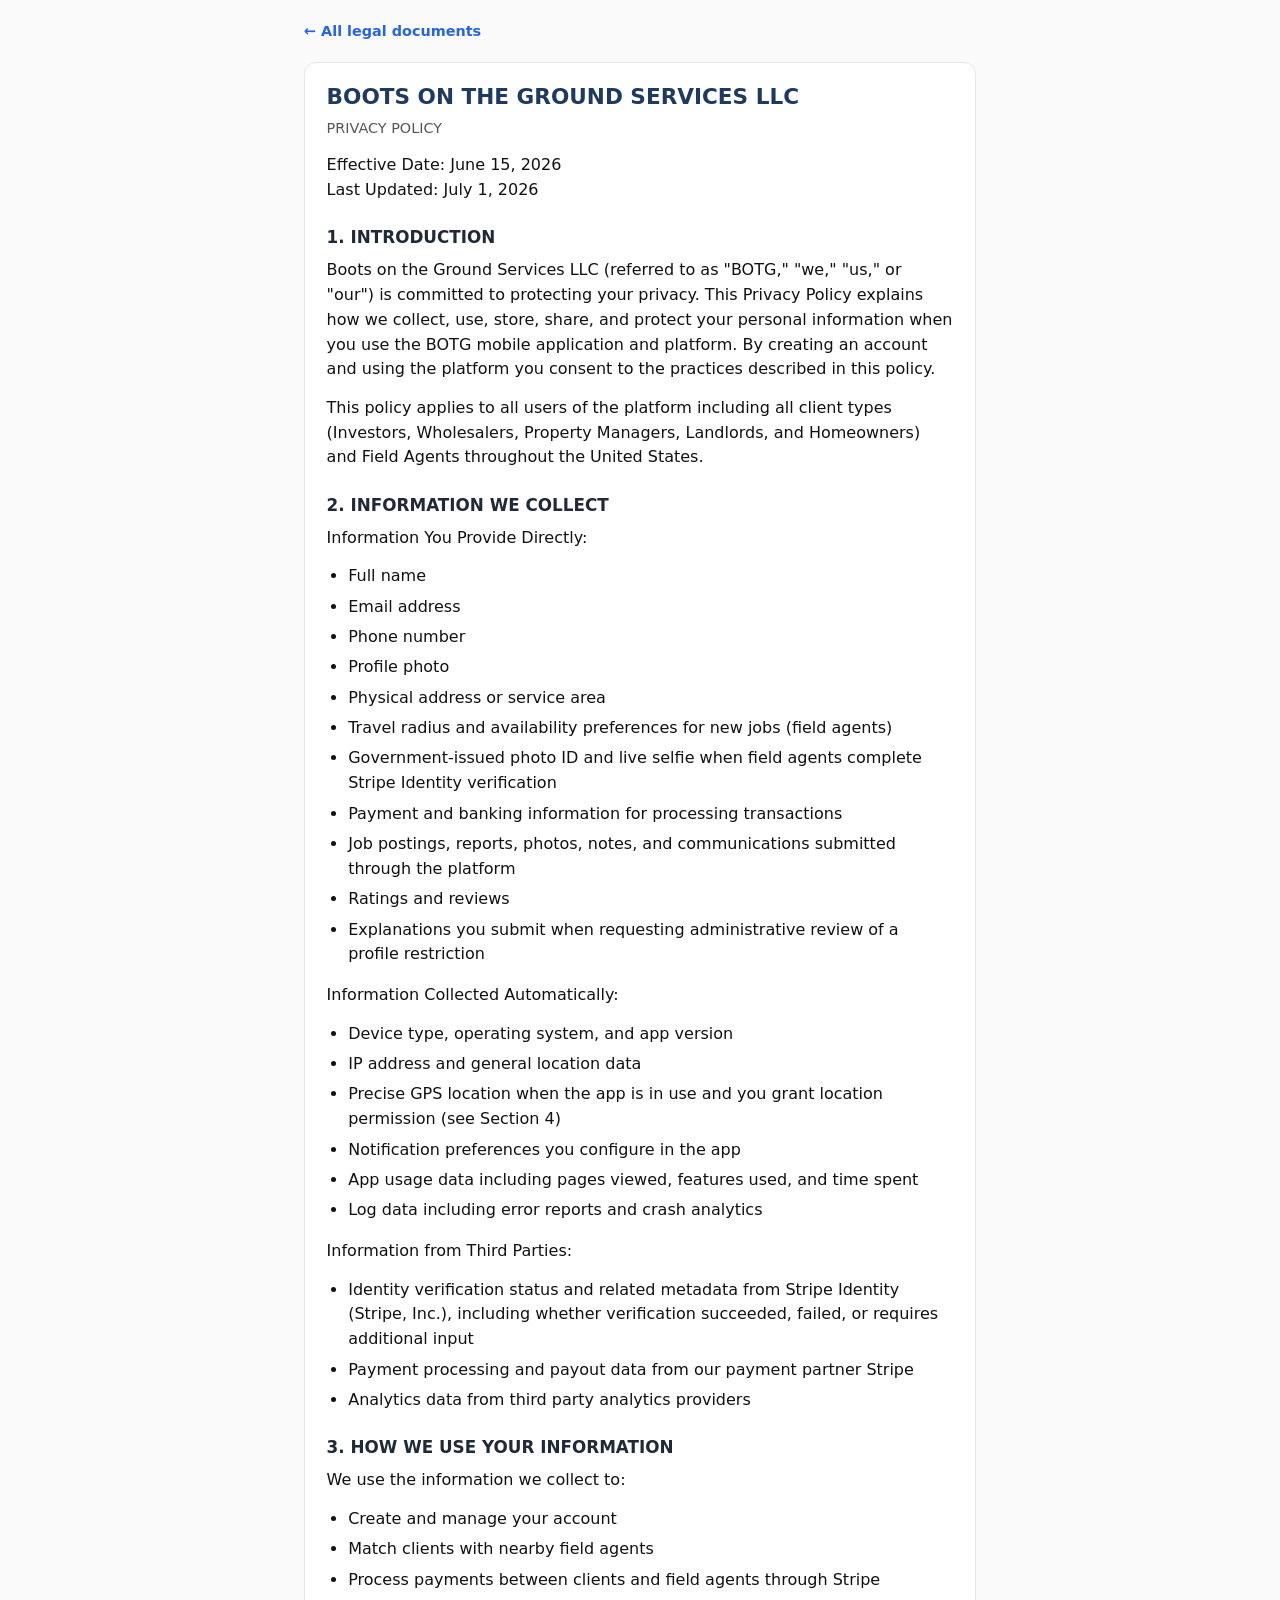
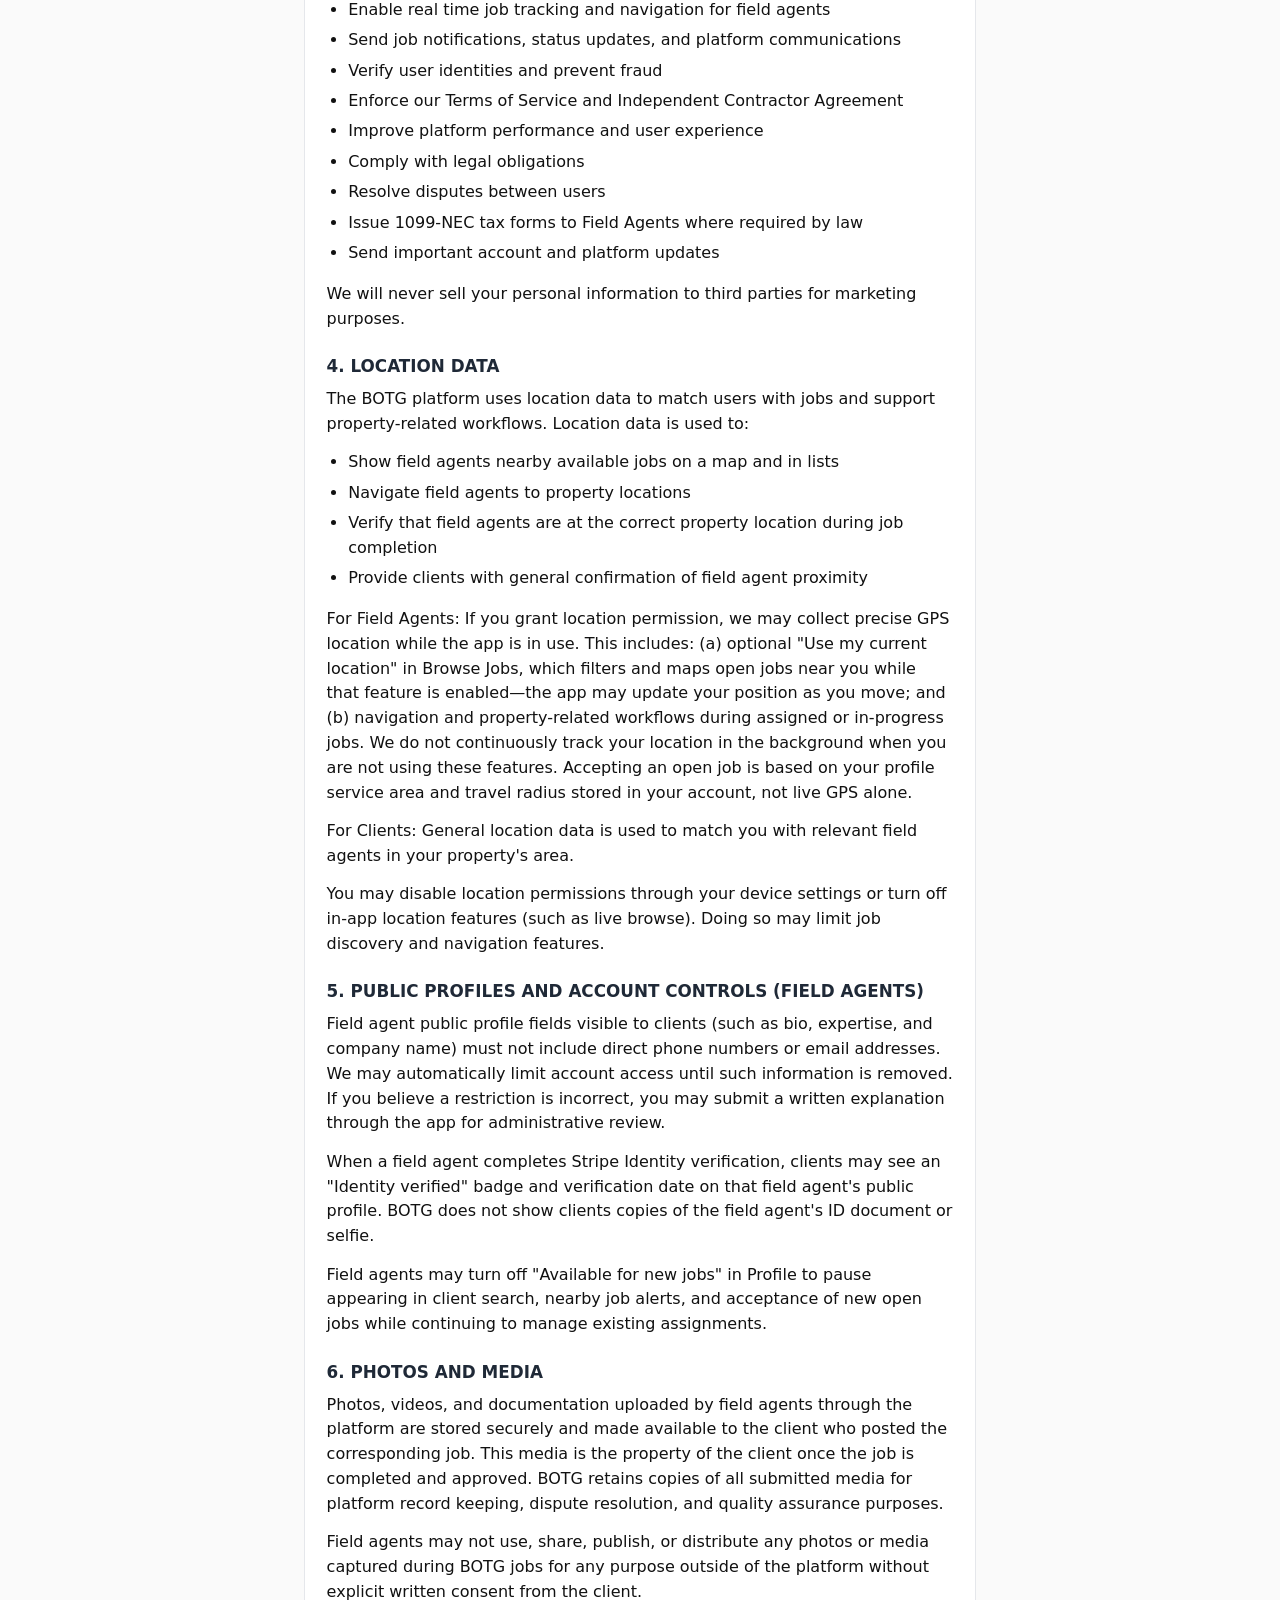
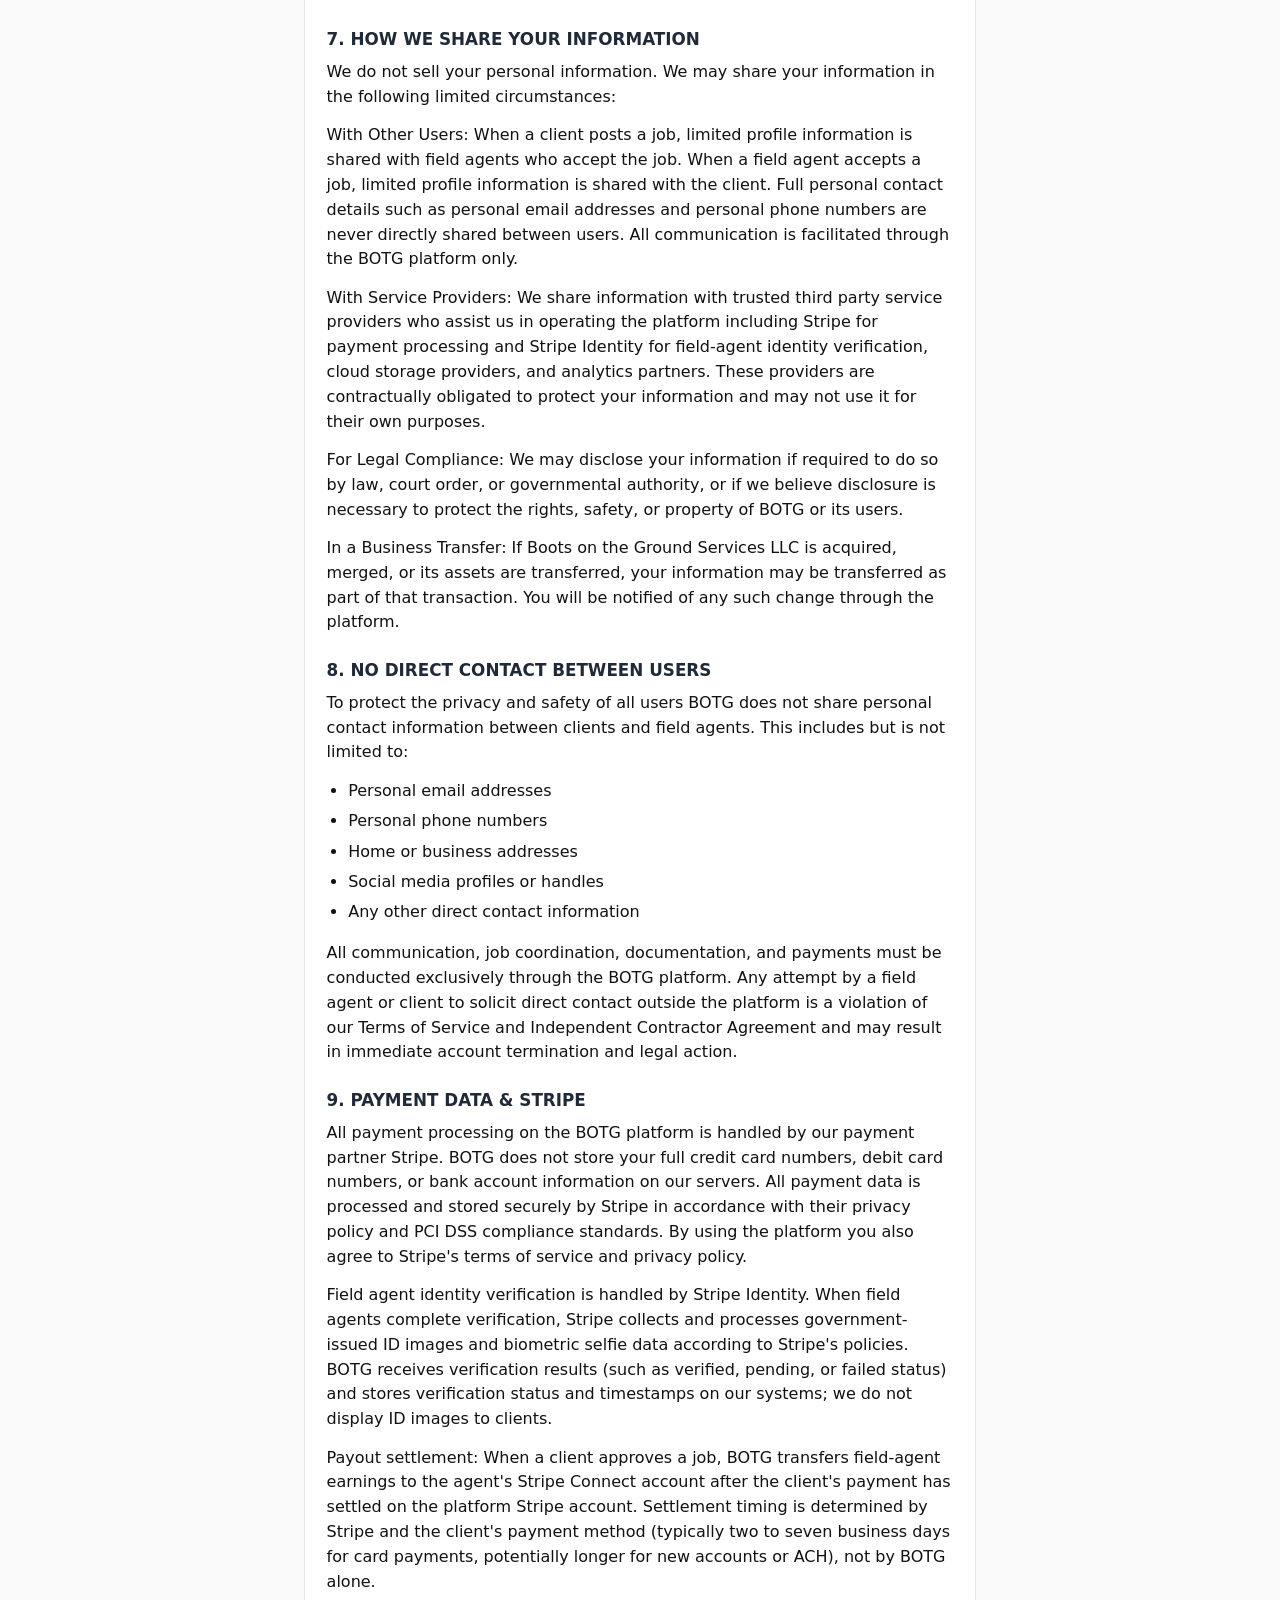
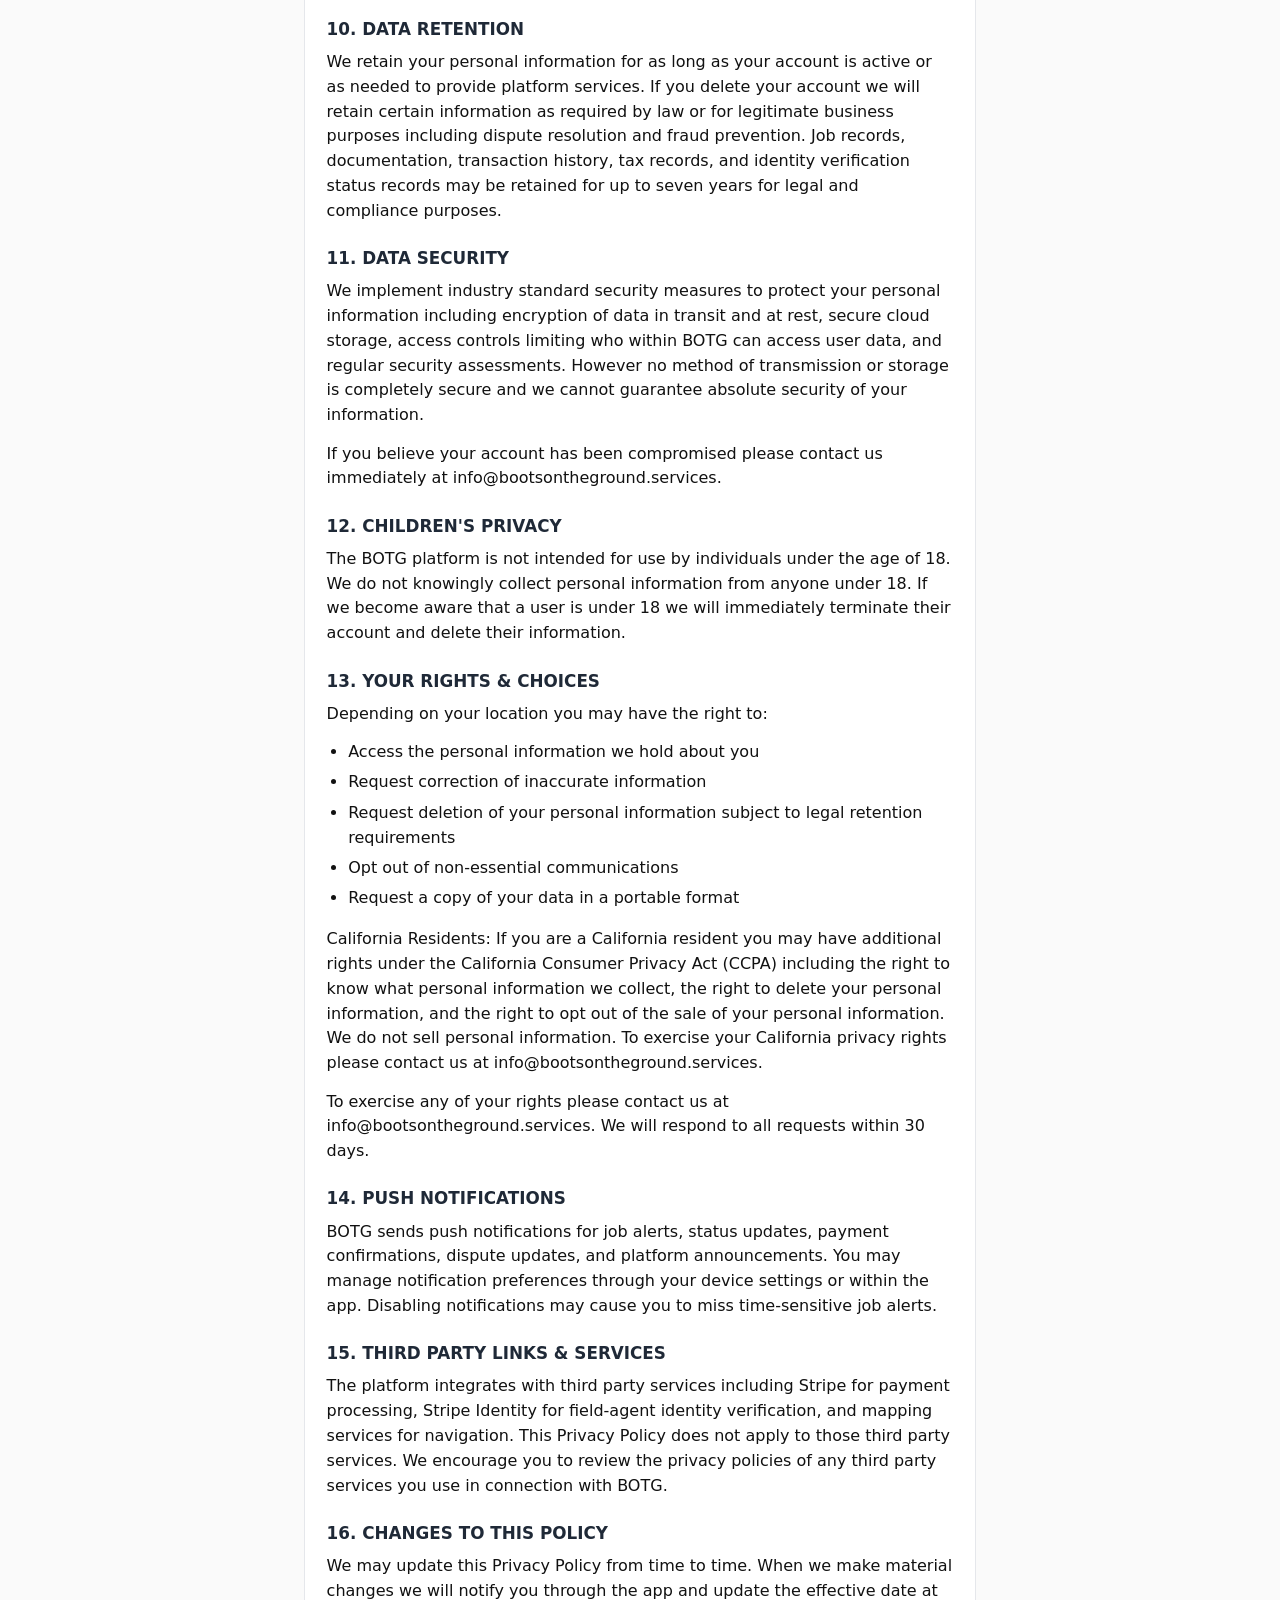
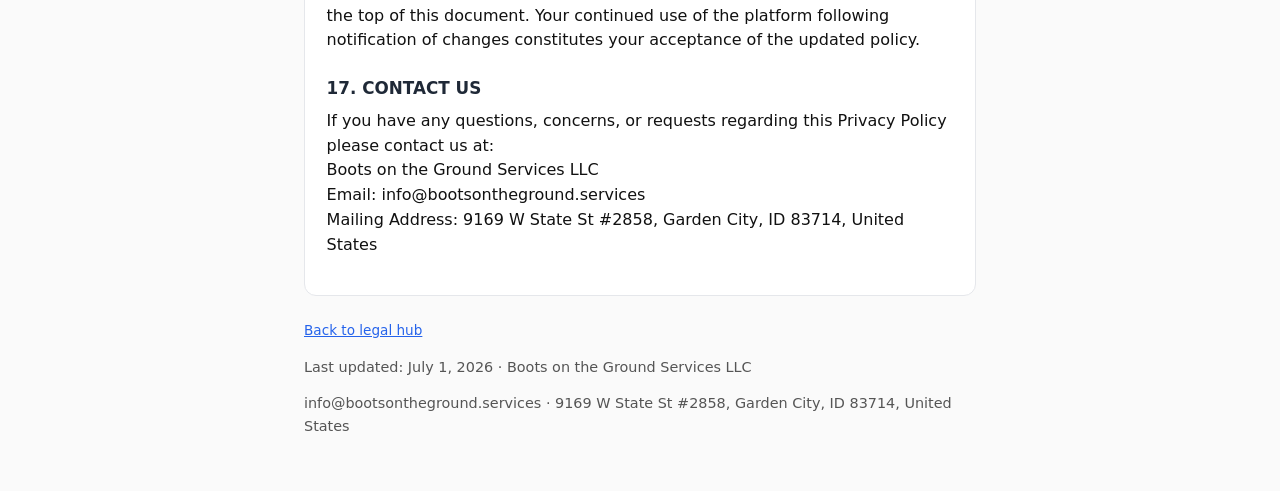
<file: privacy.html>
<!DOCTYPE html>
<html lang="en">
<head>
  <meta charset="utf-8" />
  <meta name="viewport" content="width=device-width, initial-scale=1" />
  <title>Privacy Policy — Boots on the Ground Services LLC</title>
  <link rel="stylesheet" href="legal.css" />
</head>
<body>
  <nav class="top-nav">
    <a href="index.html">← All legal documents</a>
  </nav>
  <article class="legal-doc">
<h1>BOOTS ON THE GROUND SERVICES LLC</h1>
<p class="meta">PRIVACY POLICY</p>

<p>Effective Date: June 15, 2026<br />Last Updated: July 1, 2026</p>

<h2>1. INTRODUCTION</h2>

<p>Boots on the Ground Services LLC (referred to as &quot;BOTG,&quot; &quot;we,&quot; &quot;us,&quot; or &quot;our&quot;) is committed to protecting your privacy. This Privacy Policy explains how we collect, use, store, share, and protect your personal information when you use the BOTG mobile application and platform. By creating an account and using the platform you consent to the practices described in this policy.</p>

<p>This policy applies to all users of the platform including all client types (Investors, Wholesalers, Property Managers, Landlords, and Homeowners) and Field Agents throughout the United States.</p>

<h2>2. INFORMATION WE COLLECT</h2>

<p>Information You Provide Directly:</p>
<ul>
  <li>Full name</li>
  <li>Email address</li>
  <li>Phone number</li>
  <li>Profile photo</li>
  <li>Physical address or service area</li>
  <li>Travel radius and availability preferences for new jobs (field agents)</li>
  <li>Government-issued photo ID and live selfie when field agents complete Stripe Identity verification</li>
  <li>Payment and banking information for processing transactions</li>
  <li>Job postings, reports, photos, notes, and communications submitted through the platform</li>
  <li>Ratings and reviews</li>
  <li>Explanations you submit when requesting administrative review of a profile restriction</li>
</ul>

<p>Information Collected Automatically:</p>
<ul>
  <li>Device type, operating system, and app version</li>
  <li>IP address and general location data</li>
  <li>Precise GPS location when the app is in use and you grant location permission (see Section 4)</li>
  <li>Notification preferences you configure in the app</li>
  <li>App usage data including pages viewed, features used, and time spent</li>
  <li>Log data including error reports and crash analytics</li>
</ul>

<p>Information from Third Parties:</p>
<ul>
  <li>Identity verification status and related metadata from Stripe Identity (Stripe, Inc.), including whether verification succeeded, failed, or requires additional input</li>
  <li>Payment processing and payout data from our payment partner Stripe</li>
  <li>Analytics data from third party analytics providers</li>
</ul>

<h2>3. HOW WE USE YOUR INFORMATION</h2>

<p>We use the information we collect to:</p>
<ul>
  <li>Create and manage your account</li>
  <li>Match clients with nearby field agents</li>
  <li>Process payments between clients and field agents through Stripe</li>
  <li>Enable real time job tracking and navigation for field agents</li>
  <li>Send job notifications, status updates, and platform communications</li>
  <li>Verify user identities and prevent fraud</li>
  <li>Enforce our Terms of Service and Independent Contractor Agreement</li>
  <li>Improve platform performance and user experience</li>
  <li>Comply with legal obligations</li>
  <li>Resolve disputes between users</li>
  <li>Issue 1099-NEC tax forms to Field Agents where required by law</li>
  <li>Send important account and platform updates</li>
</ul>

<p>We will never sell your personal information to third parties for marketing purposes.</p>

<h2>4. LOCATION DATA</h2>

<p>The BOTG platform uses location data to match users with jobs and support property-related workflows. Location data is used to:</p>
<ul>
  <li>Show field agents nearby available jobs on a map and in lists</li>
  <li>Navigate field agents to property locations</li>
  <li>Verify that field agents are at the correct property location during job completion</li>
  <li>Provide clients with general confirmation of field agent proximity</li>
</ul>

<p>For Field Agents: If you grant location permission, we may collect precise GPS location while the app is in use. This includes: (a) optional &quot;Use my current location&quot; in Browse Jobs, which filters and maps open jobs near you while that feature is enabled—the app may update your position as you move; and (b) navigation and property-related workflows during assigned or in-progress jobs. We do not continuously track your location in the background when you are not using these features. Accepting an open job is based on your profile service area and travel radius stored in your account, not live GPS alone.</p>

<p>For Clients: General location data is used to match you with relevant field agents in your property's area.</p>

<p>You may disable location permissions through your device settings or turn off in-app location features (such as live browse). Doing so may limit job discovery and navigation features.</p>

<h2>5. PUBLIC PROFILES AND ACCOUNT CONTROLS (FIELD AGENTS)</h2>

<p>Field agent public profile fields visible to clients (such as bio, expertise, and company name) must not include direct phone numbers or email addresses. We may automatically limit account access until such information is removed. If you believe a restriction is incorrect, you may submit a written explanation through the app for administrative review.</p>

<p>When a field agent completes Stripe Identity verification, clients may see an &quot;Identity verified&quot; badge and verification date on that field agent's public profile. BOTG does not show clients copies of the field agent's ID document or selfie.</p>

<p>Field agents may turn off &quot;Available for new jobs&quot; in Profile to pause appearing in client search, nearby job alerts, and acceptance of new open jobs while continuing to manage existing assignments.</p>

<h2>6. PHOTOS AND MEDIA</h2>

<p>Photos, videos, and documentation uploaded by field agents through the platform are stored securely and made available to the client who posted the corresponding job. This media is the property of the client once the job is completed and approved. BOTG retains copies of all submitted media for platform record keeping, dispute resolution, and quality assurance purposes.</p>

<p>Field agents may not use, share, publish, or distribute any photos or media captured during BOTG jobs for any purpose outside of the platform without explicit written consent from the client.</p>

<h2>7. HOW WE SHARE YOUR INFORMATION</h2>

<p>We do not sell your personal information. We may share your information in the following limited circumstances:</p>

<p>With Other Users: When a client posts a job, limited profile information is shared with field agents who accept the job. When a field agent accepts a job, limited profile information is shared with the client. Full personal contact details such as personal email addresses and personal phone numbers are never directly shared between users. All communication is facilitated through the BOTG platform only.</p>

<p>With Service Providers: We share information with trusted third party service providers who assist us in operating the platform including Stripe for payment processing and Stripe Identity for field-agent identity verification, cloud storage providers, and analytics partners. These providers are contractually obligated to protect your information and may not use it for their own purposes.</p>

<p>For Legal Compliance: We may disclose your information if required to do so by law, court order, or governmental authority, or if we believe disclosure is necessary to protect the rights, safety, or property of BOTG or its users.</p>

<p>In a Business Transfer: If Boots on the Ground Services LLC is acquired, merged, or its assets are transferred, your information may be transferred as part of that transaction. You will be notified of any such change through the platform.</p>

<h2>8. NO DIRECT CONTACT BETWEEN USERS</h2>

<p>To protect the privacy and safety of all users BOTG does not share personal contact information between clients and field agents. This includes but is not limited to:</p>
<ul>
  <li>Personal email addresses</li>
  <li>Personal phone numbers</li>
  <li>Home or business addresses</li>
  <li>Social media profiles or handles</li>
  <li>Any other direct contact information</li>
</ul>

<p>All communication, job coordination, documentation, and payments must be conducted exclusively through the BOTG platform. Any attempt by a field agent or client to solicit direct contact outside the platform is a violation of our Terms of Service and Independent Contractor Agreement and may result in immediate account termination and legal action.</p>

<h2>9. PAYMENT DATA &amp; STRIPE</h2>

<p>All payment processing on the BOTG platform is handled by our payment partner Stripe. BOTG does not store your full credit card numbers, debit card numbers, or bank account information on our servers. All payment data is processed and stored securely by Stripe in accordance with their privacy policy and PCI DSS compliance standards. By using the platform you also agree to Stripe's terms of service and privacy policy.</p>

<p>Field agent identity verification is handled by Stripe Identity. When field agents complete verification, Stripe collects and processes government-issued ID images and biometric selfie data according to Stripe's policies. BOTG receives verification results (such as verified, pending, or failed status) and stores verification status and timestamps on our systems; we do not display ID images to clients.</p>

<p>Payout settlement: When a client approves a job, BOTG transfers field-agent earnings to the agent's Stripe Connect account after the client's payment has settled on the platform Stripe account. Settlement timing is determined by Stripe and the client's payment method (typically two to seven business days for card payments, potentially longer for new accounts or ACH), not by BOTG alone.</p>

<h2>10. DATA RETENTION</h2>

<p>We retain your personal information for as long as your account is active or as needed to provide platform services. If you delete your account we will retain certain information as required by law or for legitimate business purposes including dispute resolution and fraud prevention. Job records, documentation, transaction history, tax records, and identity verification status records may be retained for up to seven years for legal and compliance purposes.</p>

<h2>11. DATA SECURITY</h2>

<p>We implement industry standard security measures to protect your personal information including encryption of data in transit and at rest, secure cloud storage, access controls limiting who within BOTG can access user data, and regular security assessments. However no method of transmission or storage is completely secure and we cannot guarantee absolute security of your information.</p>

<p>If you believe your account has been compromised please contact us immediately at info@bootsontheground.services.</p>

<h2>12. CHILDREN'S PRIVACY</h2>

<p>The BOTG platform is not intended for use by individuals under the age of 18. We do not knowingly collect personal information from anyone under 18. If we become aware that a user is under 18 we will immediately terminate their account and delete their information.</p>

<h2>13. YOUR RIGHTS &amp; CHOICES</h2>

<p>Depending on your location you may have the right to:</p>
<ul>
  <li>Access the personal information we hold about you</li>
  <li>Request correction of inaccurate information</li>
  <li>Request deletion of your personal information subject to legal retention requirements</li>
  <li>Opt out of non-essential communications</li>
  <li>Request a copy of your data in a portable format</li>
</ul>

<p>California Residents: If you are a California resident you may have additional rights under the California Consumer Privacy Act (CCPA) including the right to know what personal information we collect, the right to delete your personal information, and the right to opt out of the sale of your personal information. We do not sell personal information. To exercise your California privacy rights please contact us at info@bootsontheground.services.</p>

<p>To exercise any of your rights please contact us at info@bootsontheground.services. We will respond to all requests within 30 days.</p>

<h2>14. PUSH NOTIFICATIONS</h2>

<p>BOTG sends push notifications for job alerts, status updates, payment confirmations, dispute updates, and platform announcements. You may manage notification preferences through your device settings or within the app. Disabling notifications may cause you to miss time-sensitive job alerts.</p>

<h2>15. THIRD PARTY LINKS &amp; SERVICES</h2>

<p>The platform integrates with third party services including Stripe for payment processing, Stripe Identity for field-agent identity verification, and mapping services for navigation. This Privacy Policy does not apply to those third party services. We encourage you to review the privacy policies of any third party services you use in connection with BOTG.</p>

<h2>16. CHANGES TO THIS POLICY</h2>

<p>We may update this Privacy Policy from time to time. When we make material changes we will notify you through the app and update the effective date at the top of this document. Your continued use of the platform following notification of changes constitutes your acceptance of the updated policy.</p>

<h2>17. CONTACT US</h2>

<p>If you have any questions, concerns, or requests regarding this Privacy Policy please contact us at:<br />Boots on the Ground Services LLC<br />Email: info@bootsontheground.services<br />Mailing Address: 9169 W State St #2858, Garden City, ID 83714, United States</p>
  </article>
  <footer class="page-footer">
    <p><a href="index.html">Back to legal hub</a></p>
    <p class="meta">Last updated: July 1, 2026 · Boots on the Ground Services LLC</p>
    <p class="meta">info@bootsontheground.services · 9169 W State St #2858, Garden City, ID 83714, United States</p>
  </footer>
</body>
</html>
</file>
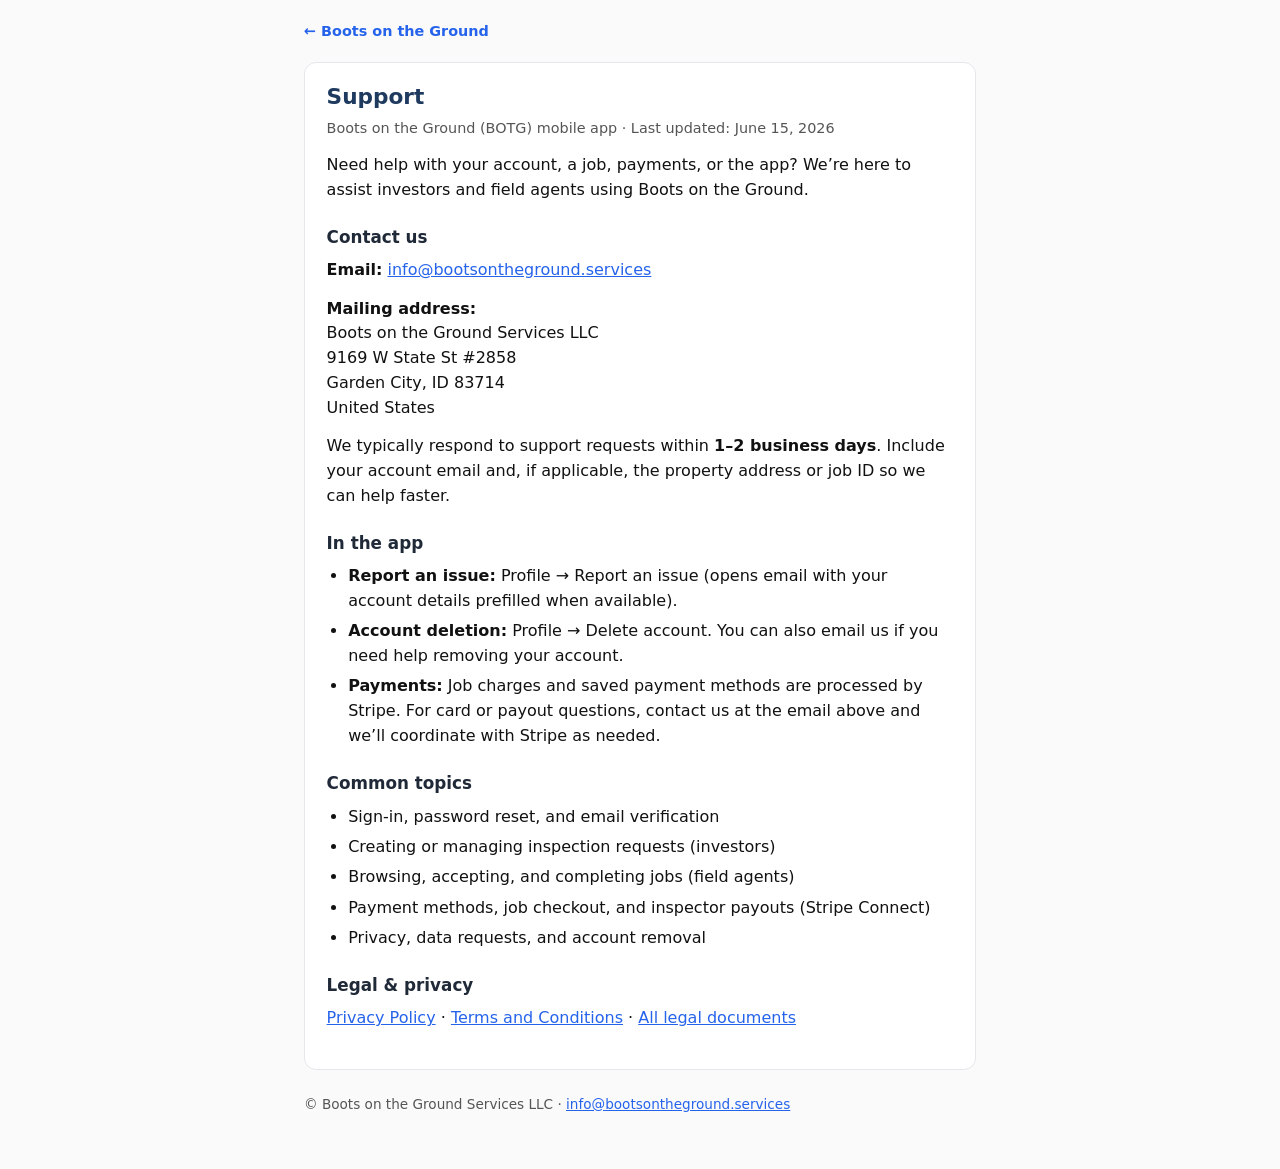
<file: support.html>
<!DOCTYPE html>
<html lang="en">
<head>
  <meta charset="utf-8" />
  <meta name="viewport" content="width=device-width, initial-scale=1" />
  <title>Support — Boots on the Ground Services LLC</title>
  <link rel="stylesheet" href="legal.css" />
</head>
<body>
  <nav class="top-nav"><a href="index.html">← Boots on the Ground</a></nav>
  <article class="legal-doc">
    <h1>Support</h1>
    <p class="meta">Boots on the Ground (BOTG) mobile app · Last updated: June 15, 2026</p>

    <p>
      Need help with your account, a job, payments, or the app? We’re here to assist investors and field agents
      using Boots on the Ground.
    </p>

    <h2>Contact us</h2>
    <p>
      <strong>Email:</strong>
      <a href="mailto:info@bootsontheground.services">info@bootsontheground.services</a>
    </p>
    <p>
      <strong>Mailing address:</strong><br />
      Boots on the Ground Services LLC<br />
      9169 W State St #2858<br />
      Garden City, ID 83714<br />
      United States
    </p>
    <p>
      We typically respond to support requests within <strong>1–2 business days</strong>. Include your account email
      and, if applicable, the property address or job ID so we can help faster.
    </p>

    <h2>In the app</h2>
    <ul>
      <li>
        <strong>Report an issue:</strong> Profile → Report an issue (opens email with your account details prefilled
        when available).
      </li>
      <li>
        <strong>Account deletion:</strong> Profile → Delete account. You can also email us if you need help removing
        your account.
      </li>
      <li>
        <strong>Payments:</strong> Job charges and saved payment methods are processed by Stripe. For card or payout
        questions, contact us at the email above and we’ll coordinate with Stripe as needed.
      </li>
    </ul>

    <h2>Common topics</h2>
    <ul>
      <li>Sign-in, password reset, and email verification</li>
      <li>Creating or managing inspection requests (investors)</li>
      <li>Browsing, accepting, and completing jobs (field agents)</li>
      <li>Payment methods, job checkout, and inspector payouts (Stripe Connect)</li>
      <li>Privacy, data requests, and account removal</li>
    </ul>

    <h2>Legal &amp; privacy</h2>
    <p>
      <a href="privacy.html">Privacy Policy</a> ·
      <a href="terms.html">Terms and Conditions</a> ·
      <a href="index.html">All legal documents</a>
    </p>
  </article>
  <p class="page-footer meta">
    © Boots on the Ground Services LLC ·
    <a href="mailto:info@bootsontheground.services">info@bootsontheground.services</a>
  </p>
</body>
</html>
</file>
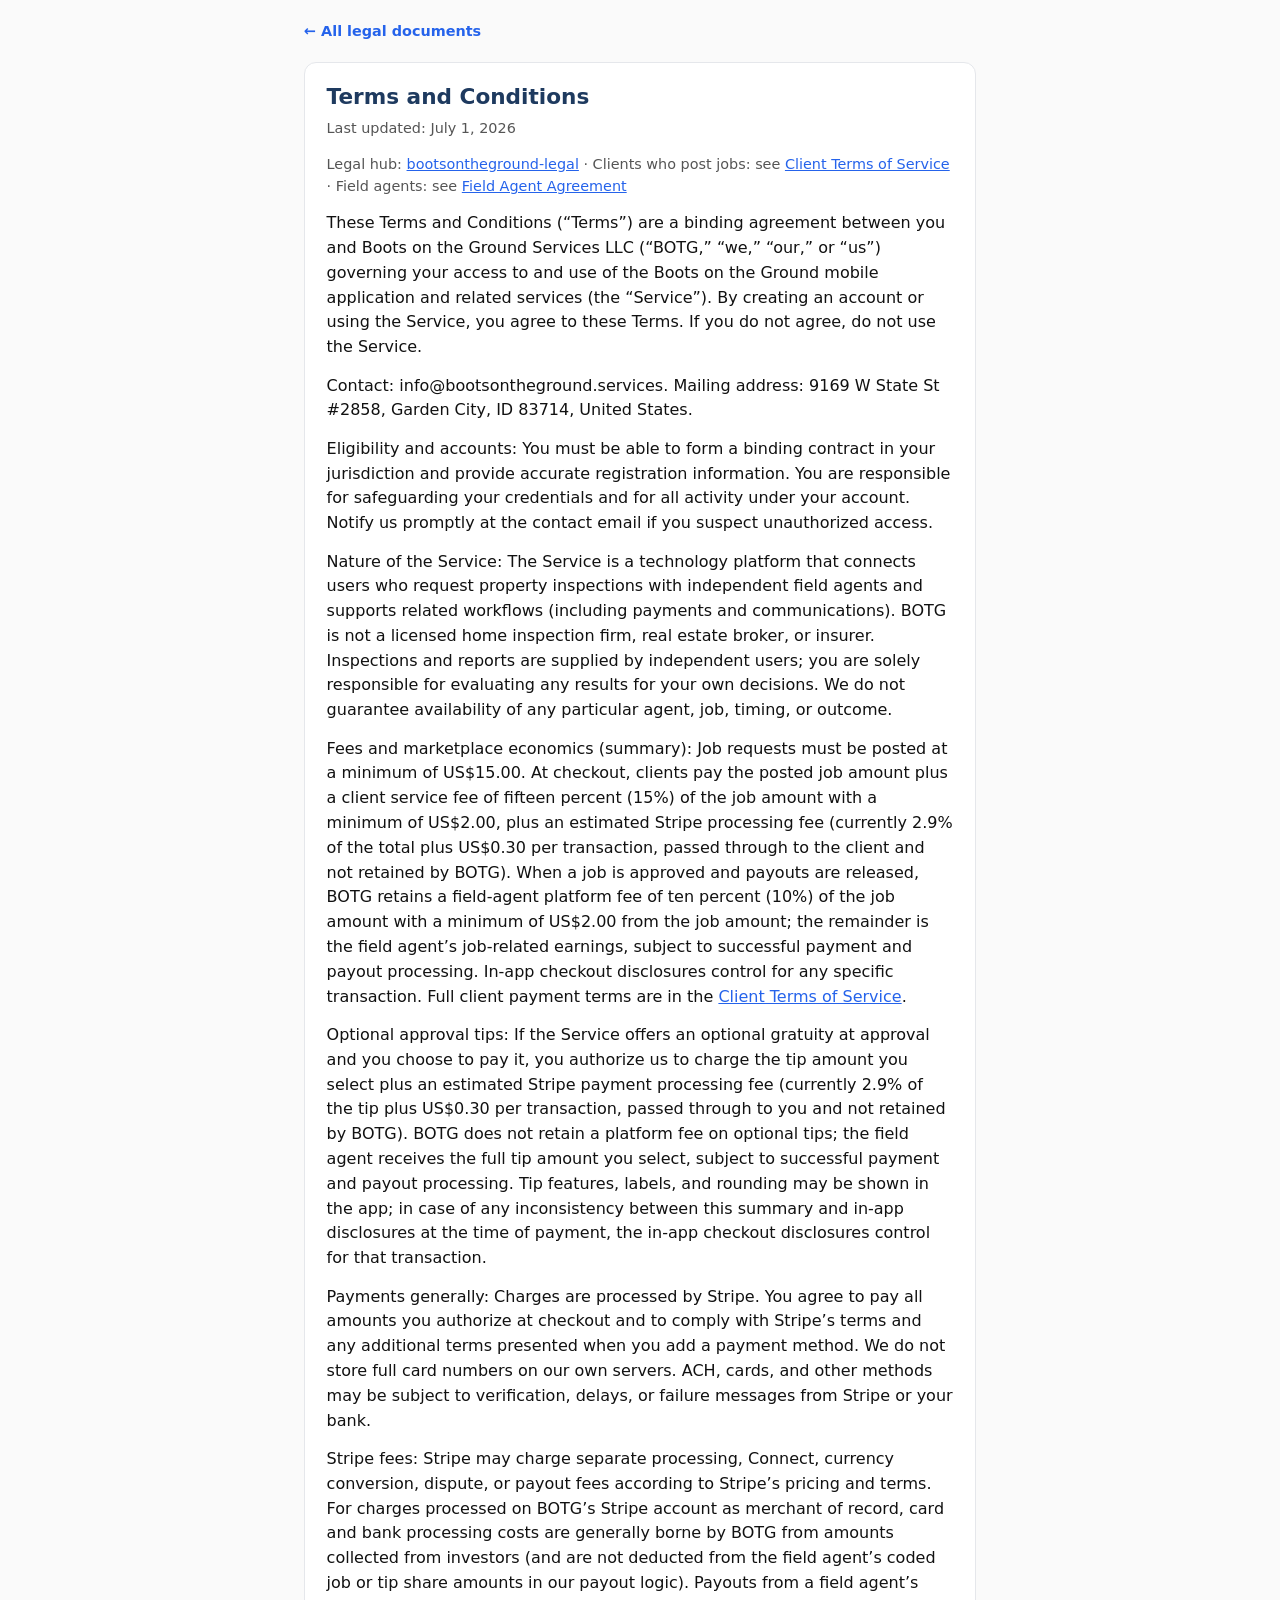
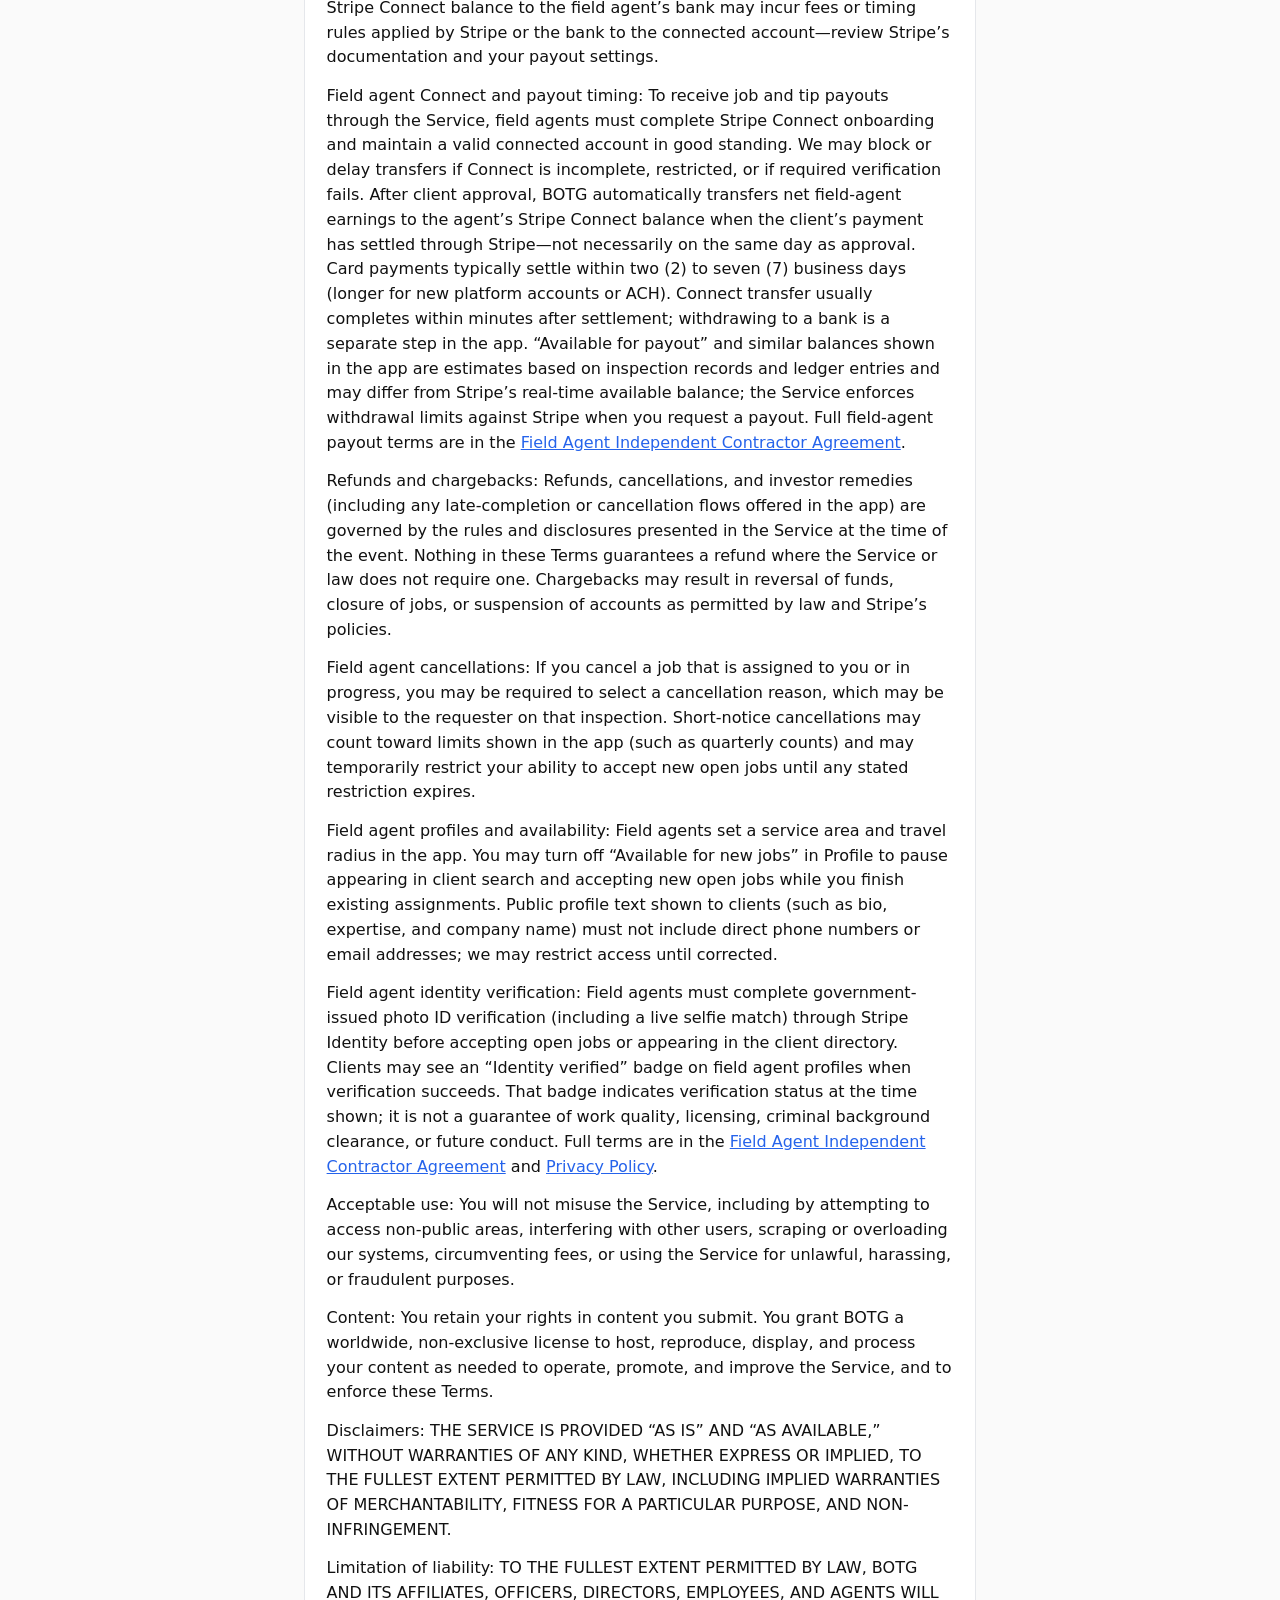
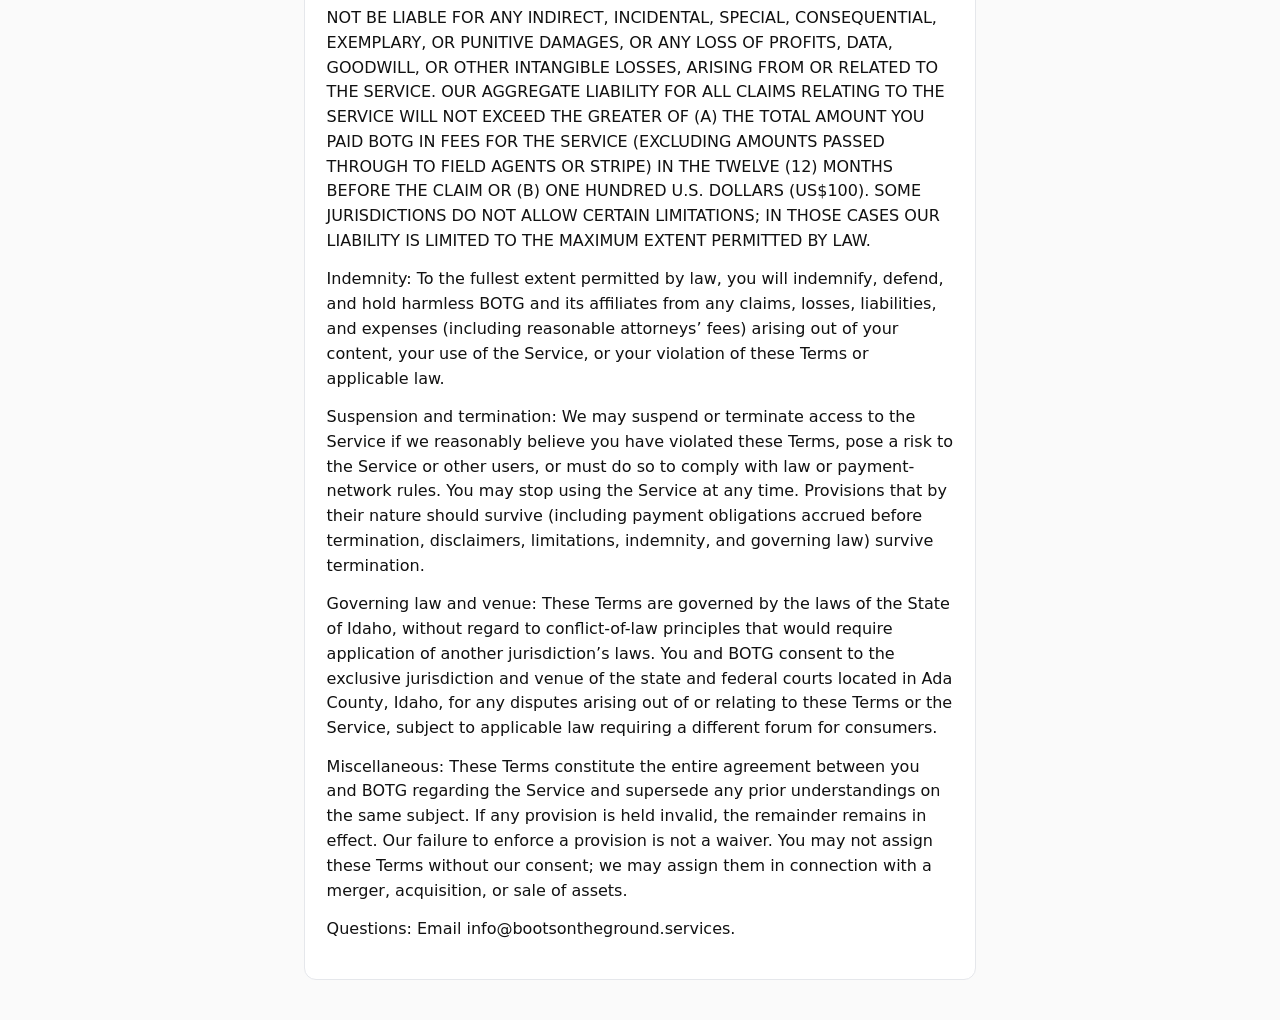
<file: terms.html>
<!DOCTYPE html>
<html lang="en">
<head>
  <meta charset="utf-8" />
  <meta name="viewport" content="width=device-width, initial-scale=1" />
  <title>Terms and Conditions — Boots on the Ground Services LLC</title>
  <link rel="stylesheet" href="legal.css" />
</head>
<body>
  <nav class="top-nav"><a href="index.html">← All legal documents</a></nav>
  <article class="legal-doc">
  <h1>Terms and Conditions</h1>
  <p class="meta">Last updated: July 1, 2026</p>
  <p class="meta">Legal hub: <a href="index.html">bootsontheground-legal</a> · Clients who post jobs: see <a href="client-terms.html">Client Terms of Service</a> · Field agents: see <a href="field-agent-agreement.html">Field Agent Agreement</a></p>

  <p>These Terms and Conditions (“Terms”) are a binding agreement between you and Boots on the Ground Services LLC (“BOTG,” “we,” “our,” or “us”) governing your access to and use of the Boots on the Ground mobile application and related services (the “Service”). By creating an account or using the Service, you agree to these Terms. If you do not agree, do not use the Service.</p>

  <p>Contact: info@bootsontheground.services. Mailing address: 9169 W State St #2858, Garden City, ID 83714, United States.</p>

  <p>Eligibility and accounts: You must be able to form a binding contract in your jurisdiction and provide accurate registration information. You are responsible for safeguarding your credentials and for all activity under your account. Notify us promptly at the contact email if you suspect unauthorized access.</p>

  <p>Nature of the Service: The Service is a technology platform that connects users who request property inspections with independent field agents and supports related workflows (including payments and communications). BOTG is not a licensed home inspection firm, real estate broker, or insurer. Inspections and reports are supplied by independent users; you are solely responsible for evaluating any results for your own decisions. We do not guarantee availability of any particular agent, job, timing, or outcome.</p>

  <p>Fees and marketplace economics (summary): Job requests must be posted at a minimum of US$15.00. At checkout, clients pay the posted job amount plus a client service fee of fifteen percent (15%) of the job amount with a minimum of US$2.00, plus an estimated Stripe processing fee (currently 2.9% of the total plus US$0.30 per transaction, passed through to the client and not retained by BOTG). When a job is approved and payouts are released, BOTG retains a field-agent platform fee of ten percent (10%) of the job amount with a minimum of US$2.00 from the job amount; the remainder is the field agent’s job-related earnings, subject to successful payment and payout processing. In-app checkout disclosures control for any specific transaction. Full client payment terms are in the <a href="client-terms.html">Client Terms of Service</a>.</p>

  <p>Optional approval tips: If the Service offers an optional gratuity at approval and you choose to pay it, you authorize us to charge the tip amount you select plus an estimated Stripe payment processing fee (currently 2.9% of the tip plus US$0.30 per transaction, passed through to you and not retained by BOTG). BOTG does not retain a platform fee on optional tips; the field agent receives the full tip amount you select, subject to successful payment and payout processing. Tip features, labels, and rounding may be shown in the app; in case of any inconsistency between this summary and in-app disclosures at the time of payment, the in-app checkout disclosures control for that transaction.</p>

  <p>Payments generally: Charges are processed by Stripe. You agree to pay all amounts you authorize at checkout and to comply with Stripe’s terms and any additional terms presented when you add a payment method. We do not store full card numbers on our own servers. ACH, cards, and other methods may be subject to verification, delays, or failure messages from Stripe or your bank.</p>

  <p>Stripe fees: Stripe may charge separate processing, Connect, currency conversion, dispute, or payout fees according to Stripe’s pricing and terms. For charges processed on BOTG’s Stripe account as merchant of record, card and bank processing costs are generally borne by BOTG from amounts collected from investors (and are not deducted from the field agent’s coded job or tip share amounts in our payout logic). Payouts from a field agent’s Stripe Connect balance to the field agent’s bank may incur fees or timing rules applied by Stripe or the bank to the connected account—review Stripe’s documentation and your payout settings.</p>

  <p>Field agent Connect and payout timing: To receive job and tip payouts through the Service, field agents must complete Stripe Connect onboarding and maintain a valid connected account in good standing. We may block or delay transfers if Connect is incomplete, restricted, or if required verification fails. After client approval, BOTG automatically transfers net field-agent earnings to the agent’s Stripe Connect balance when the client’s payment has settled through Stripe—not necessarily on the same day as approval. Card payments typically settle within two (2) to seven (7) business days (longer for new platform accounts or ACH). Connect transfer usually completes within minutes after settlement; withdrawing to a bank is a separate step in the app. “Available for payout” and similar balances shown in the app are estimates based on inspection records and ledger entries and may differ from Stripe’s real-time available balance; the Service enforces withdrawal limits against Stripe when you request a payout. Full field-agent payout terms are in the <a href="field-agent-agreement.html">Field Agent Independent Contractor Agreement</a>.</p>

  <p>Refunds and chargebacks: Refunds, cancellations, and investor remedies (including any late-completion or cancellation flows offered in the app) are governed by the rules and disclosures presented in the Service at the time of the event. Nothing in these Terms guarantees a refund where the Service or law does not require one. Chargebacks may result in reversal of funds, closure of jobs, or suspension of accounts as permitted by law and Stripe’s policies.</p>

  <p>Field agent cancellations: If you cancel a job that is assigned to you or in progress, you may be required to select a cancellation reason, which may be visible to the requester on that inspection. Short-notice cancellations may count toward limits shown in the app (such as quarterly counts) and may temporarily restrict your ability to accept new open jobs until any stated restriction expires.</p>

  <p>Field agent profiles and availability: Field agents set a service area and travel radius in the app. You may turn off “Available for new jobs” in Profile to pause appearing in client search and accepting new open jobs while you finish existing assignments. Public profile text shown to clients (such as bio, expertise, and company name) must not include direct phone numbers or email addresses; we may restrict access until corrected.</p>

  <p>Field agent identity verification: Field agents must complete government-issued photo ID verification (including a live selfie match) through Stripe Identity before accepting open jobs or appearing in the client directory. Clients may see an “Identity verified” badge on field agent profiles when verification succeeds. That badge indicates verification status at the time shown; it is not a guarantee of work quality, licensing, criminal background clearance, or future conduct. Full terms are in the <a href="field-agent-agreement.html">Field Agent Independent Contractor Agreement</a> and <a href="privacy.html">Privacy Policy</a>.</p>

  <p>Acceptable use: You will not misuse the Service, including by attempting to access non-public areas, interfering with other users, scraping or overloading our systems, circumventing fees, or using the Service for unlawful, harassing, or fraudulent purposes.</p>

  <p>Content: You retain your rights in content you submit. You grant BOTG a worldwide, non-exclusive license to host, reproduce, display, and process your content as needed to operate, promote, and improve the Service, and to enforce these Terms.</p>

  <p>Disclaimers: THE SERVICE IS PROVIDED “AS IS” AND “AS AVAILABLE,” WITHOUT WARRANTIES OF ANY KIND, WHETHER EXPRESS OR IMPLIED, TO THE FULLEST EXTENT PERMITTED BY LAW, INCLUDING IMPLIED WARRANTIES OF MERCHANTABILITY, FITNESS FOR A PARTICULAR PURPOSE, AND NON-INFRINGEMENT.</p>

  <p>Limitation of liability: TO THE FULLEST EXTENT PERMITTED BY LAW, BOTG AND ITS AFFILIATES, OFFICERS, DIRECTORS, EMPLOYEES, AND AGENTS WILL NOT BE LIABLE FOR ANY INDIRECT, INCIDENTAL, SPECIAL, CONSEQUENTIAL, EXEMPLARY, OR PUNITIVE DAMAGES, OR ANY LOSS OF PROFITS, DATA, GOODWILL, OR OTHER INTANGIBLE LOSSES, ARISING FROM OR RELATED TO THE SERVICE. OUR AGGREGATE LIABILITY FOR ALL CLAIMS RELATING TO THE SERVICE WILL NOT EXCEED THE GREATER OF (A) THE TOTAL AMOUNT YOU PAID BOTG IN FEES FOR THE SERVICE (EXCLUDING AMOUNTS PASSED THROUGH TO FIELD AGENTS OR STRIPE) IN THE TWELVE (12) MONTHS BEFORE THE CLAIM OR (B) ONE HUNDRED U.S. DOLLARS (US$100). SOME JURISDICTIONS DO NOT ALLOW CERTAIN LIMITATIONS; IN THOSE CASES OUR LIABILITY IS LIMITED TO THE MAXIMUM EXTENT PERMITTED BY LAW.</p>

  <p>Indemnity: To the fullest extent permitted by law, you will indemnify, defend, and hold harmless BOTG and its affiliates from any claims, losses, liabilities, and expenses (including reasonable attorneys’ fees) arising out of your content, your use of the Service, or your violation of these Terms or applicable law.</p>

  <p>Suspension and termination: We may suspend or terminate access to the Service if we reasonably believe you have violated these Terms, pose a risk to the Service or other users, or must do so to comply with law or payment-network rules. You may stop using the Service at any time. Provisions that by their nature should survive (including payment obligations accrued before termination, disclaimers, limitations, indemnity, and governing law) survive termination.</p>

  <p>Governing law and venue: These Terms are governed by the laws of the State of Idaho, without regard to conflict-of-law principles that would require application of another jurisdiction’s laws. You and BOTG consent to the exclusive jurisdiction and venue of the state and federal courts located in Ada County, Idaho, for any disputes arising out of or relating to these Terms or the Service, subject to applicable law requiring a different forum for consumers.</p>

  <p>Miscellaneous: These Terms constitute the entire agreement between you and BOTG regarding the Service and supersede any prior understandings on the same subject. If any provision is held invalid, the remainder remains in effect. Our failure to enforce a provision is not a waiver. You may not assign these Terms without our consent; we may assign them in connection with a merger, acquisition, or sale of assets.</p>

  <p>Questions: Email info@bootsontheground.services.</p>
  </article>
</body>
</html>
</file>
<file: legal.css>
body {
  font-family: system-ui, -apple-system, Segoe UI, Roboto, Helvetica, Arial, sans-serif;
  line-height: 1.55;
  max-width: 42rem;
  margin: 0 auto;
  padding: 1.25rem 1.5rem 2.5rem;
  color: #111;
  background: #fafafa;
}
.top-nav { margin-bottom: 1.25rem; font-size: 0.9rem; }
.top-nav a { color: #2563eb; text-decoration: none; font-weight: 600; }
.top-nav a:hover { text-decoration: underline; }
.legal-doc { background: #fff; border: 1px solid #e5e7eb; border-radius: 12px; padding: 1.25rem 1.35rem 1.5rem; }
.legal-doc h1 { font-size: 1.35rem; margin: 0 0 0.35rem; color: #1e3a5f; line-height: 1.3; }
.legal-doc h2 { font-size: 1.05rem; margin: 1.35rem 0 0.5rem; color: #1f2937; }
.legal-doc p { margin: 0 0 0.85rem; }
.legal-doc ul { margin: 0 0 1rem; padding-left: 1.35rem; }
.legal-doc li { margin-bottom: 0.35rem; }
.legal-doc a { color: #2563eb; }
.meta { color: #555; font-size: 0.9rem; }
.role-block { margin-top: 2rem; padding-top: 1.5rem; border-top: 1px solid #e5e7eb; }
.role-block:first-of-type { border-top: none; padding-top: 0; margin-top: 1rem; }
.page-footer { margin-top: 1.5rem; font-size: 0.85rem; }
.page-footer a { color: #2563eb; }
</file>
